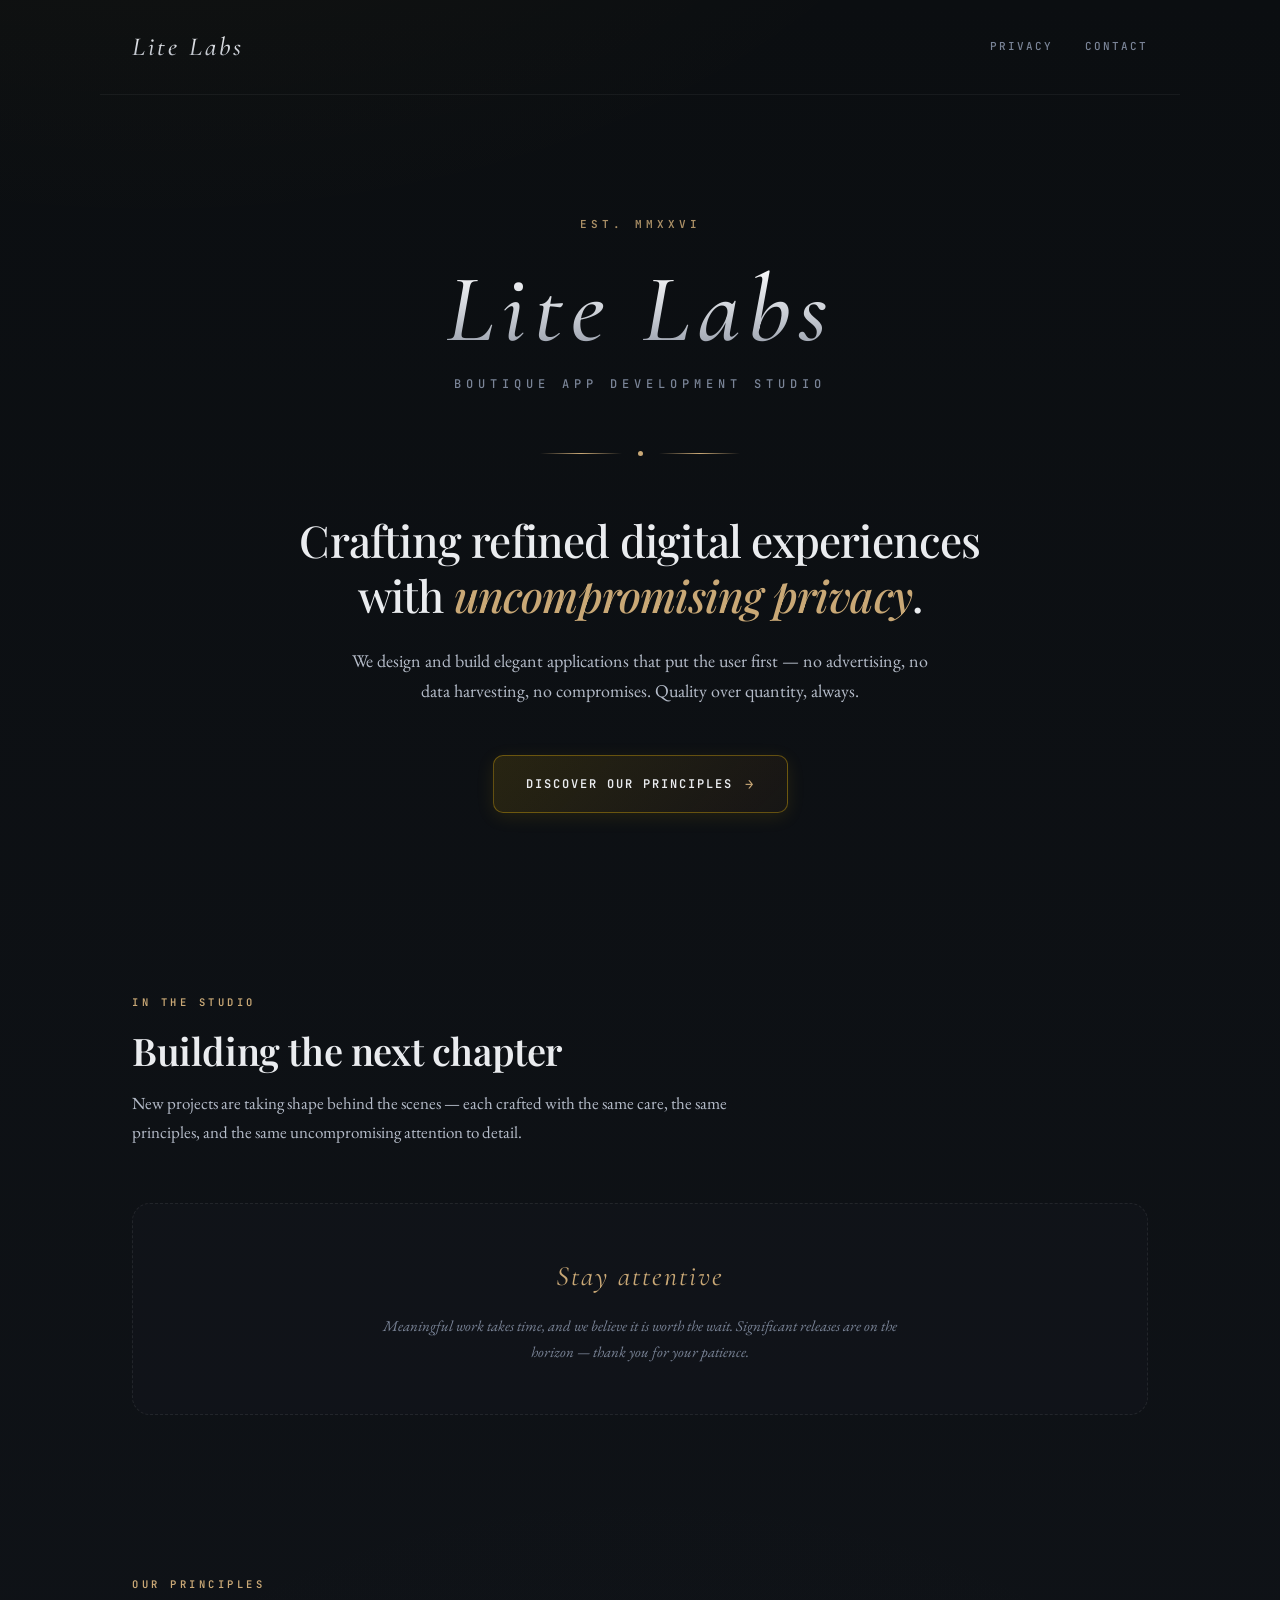
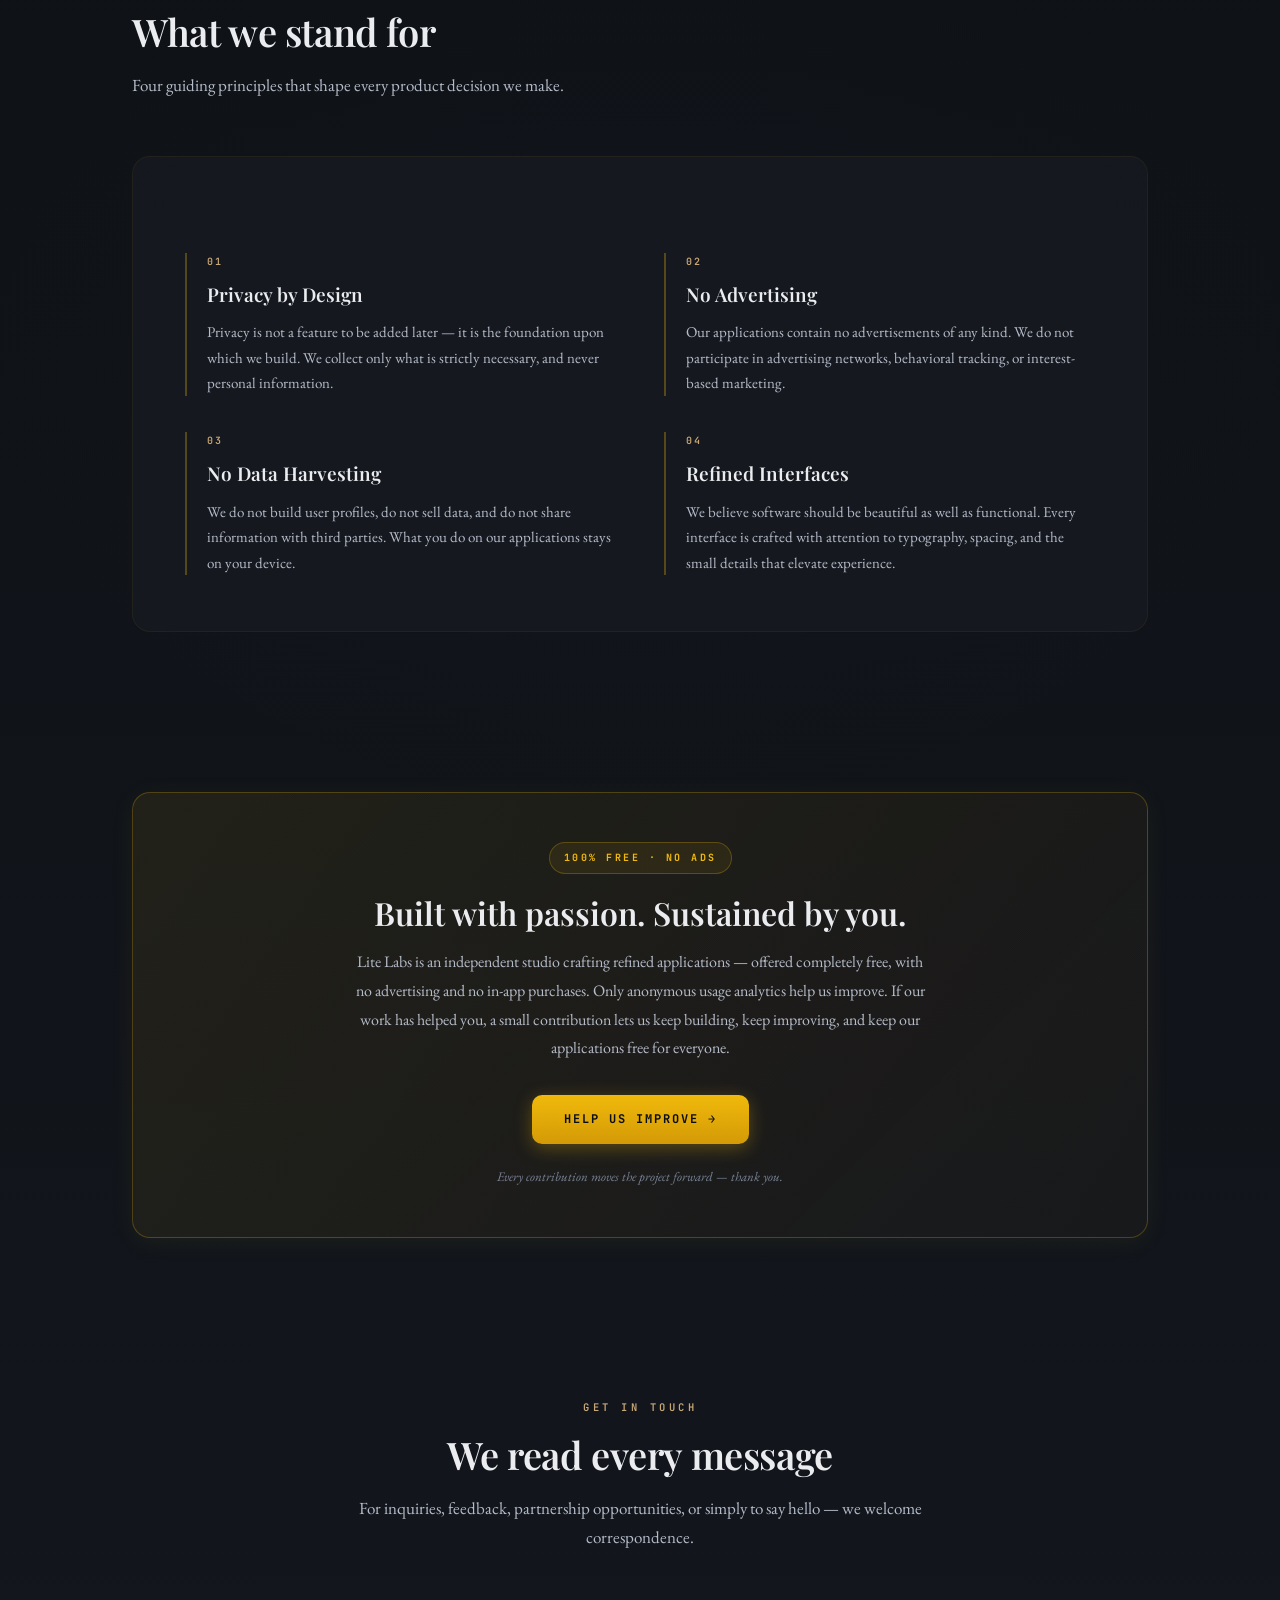
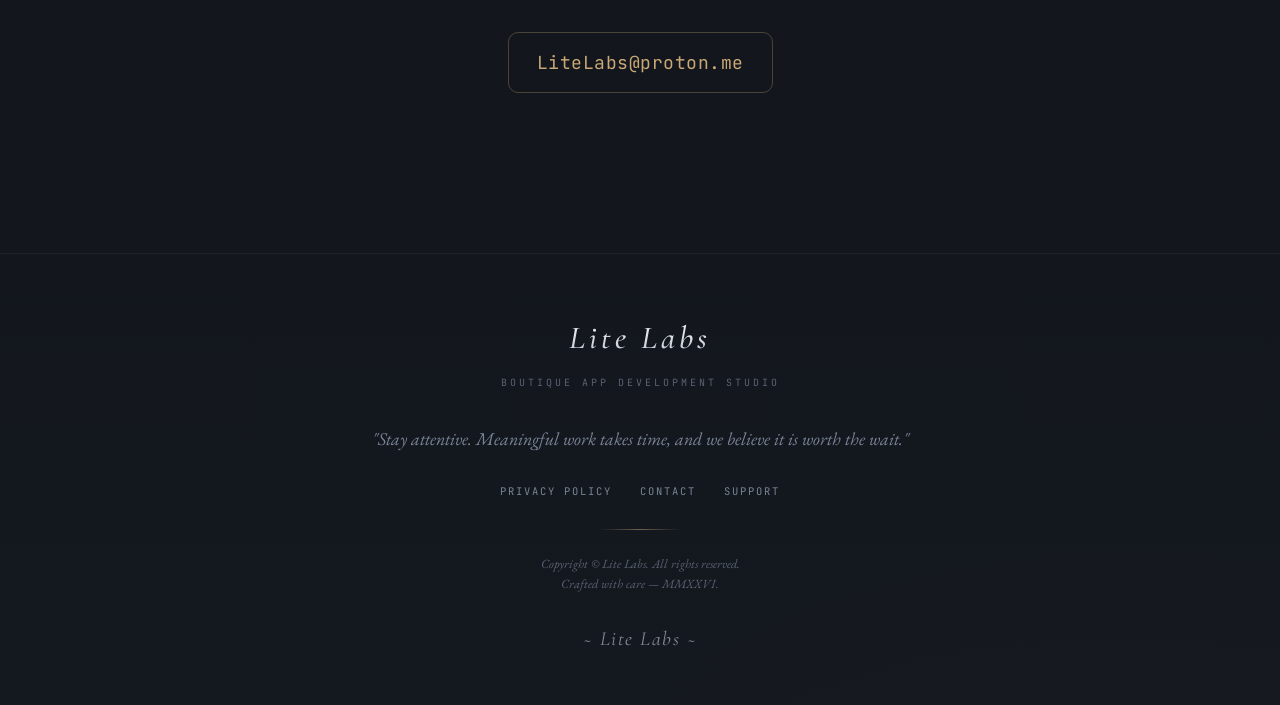
<file: Index.html>
<!DOCTYPE html>
<html lang="en">
<head>
<meta charset="UTF-8">
<meta name="viewport" content="width=device-width, initial-scale=1.0">
<title>Lite Labs — Boutique App Development Studio</title>
<meta name="description" content="Lite Labs is a boutique app development studio crafting refined, privacy-respecting digital experiences.">
<meta name="theme-color" content="#0B0E11">
<meta property="og:title" content="Lite Labs">
<meta property="og:description" content="Boutique app development studio. Privacy-first.">
<meta property="og:type" content="website">
<link rel="preconnect" href="https://fonts.googleapis.com">
<link rel="preconnect" href="https://fonts.gstatic.com" crossorigin>
<link href="https://fonts.googleapis.com/css2?family=Playfair+Display:wght@400;500;600;700;800&family=EB+Garamond:ital,wght@0,400;0,500;0,600;1,400;1,500&family=Cormorant+Garamond:ital,wght@0,500;0,600;1,400;1,500&family=JetBrains+Mono:wght@500;600&display=swap" rel="stylesheet">
<style>
  *, *::before, *::after { box-sizing: border-box; }
  html, body { margin: 0; padding: 0; }
  :root {
    --bg-deep: #0B0E11;
    --bg-rise: #14181F;
    --bg-card: rgba(24, 26, 32, 0.78);
    --bg-card-edge: rgba(240, 185, 11, 0.06);
    --text-primary: #EAECEF;
    --text-secondary: #B5BCC9;
    --text-tertiary: #7A8497;
    --text-muted: #5A6373;
    --accent: #C9A876;
    --accent-warm: #B87333;
    --gold: #F0B90B;
    --rule: rgba(255, 255, 255, 0.05);
  }
  body {
    font-family: 'EB Garamond', Georgia, serif;
    background:
      radial-gradient(ellipse 1600px 1000px at 12% -8%, rgba(240,185,11,0.04), transparent 55%),
      radial-gradient(ellipse 1300px 900px at 88% 108%, rgba(184,115,51,0.035), transparent 55%),
      radial-gradient(ellipse 1000px 700px at 50% 50%, rgba(70,80,100,0.025), transparent 70%),
      linear-gradient(180deg, var(--bg-deep) 0%, var(--bg-rise) 100%);
    color: var(--text-primary);
    line-height: 1.75;
    min-height: 100vh;
    -webkit-font-smoothing: antialiased;
    -moz-osx-font-smoothing: grayscale;
    font-size: 17px;
  }

  /* ============ TOP BAR ============ */
  .topbar {
    display: flex;
    justify-content: space-between;
    align-items: center;
    max-width: 1080px;
    margin: 0 auto;
    padding: 24px 32px;
    border-bottom: 1px solid var(--rule);
  }
  .topbar-brand {
    font-family: 'Cormorant Garamond', Georgia, serif;
    font-size: 26px;
    font-weight: 500;
    font-style: italic;
    letter-spacing: 3px;
    background: linear-gradient(180deg, #FFFFFF 0%, #C9CDD4 60%, #8B92A0 100%);
    -webkit-background-clip: text;
    background-clip: text;
    -webkit-text-fill-color: transparent;
    text-decoration: none;
  }
  .topbar-nav {
    display: flex;
    gap: 32px;
    align-items: center;
  }
  .topbar-nav a {
    font-family: 'JetBrains Mono', monospace;
    font-size: 11px;
    color: var(--text-tertiary);
    text-decoration: none;
    letter-spacing: 2px;
    text-transform: uppercase;
    font-weight: 500;
    transition: color 0.2s ease;
  }
  .topbar-nav a:hover { color: var(--accent); }

  /* ============ CONTAINER ============ */
  .container {
    max-width: 1080px;
    margin: 0 auto;
    padding: 0 32px;
  }

  /* ============ HERO ============ */
  .hero {
    padding: 120px 0 100px;
    text-align: center;
    position: relative;
  }
  .hero-eyebrow {
    font-family: 'JetBrains Mono', monospace;
    font-size: 11px;
    letter-spacing: 4px;
    text-transform: uppercase;
    color: var(--accent);
    font-weight: 600;
    margin-bottom: 28px;
    opacity: 0.85;
  }
  .hero-mark {
    font-family: 'Cormorant Garamond', Georgia, serif;
    font-size: 96px;
    font-weight: 500;
    font-style: italic;
    letter-spacing: 8px;
    background: linear-gradient(180deg, #FFFFFF 0%, #C9CDD4 55%, #8B92A0 100%);
    -webkit-background-clip: text;
    background-clip: text;
    -webkit-text-fill-color: transparent;
    line-height: 1;
    margin: 0 0 16px;
  }
  .hero-tag {
    font-family: 'JetBrains Mono', monospace;
    font-size: 12px;
    color: var(--text-tertiary);
    letter-spacing: 5px;
    text-transform: uppercase;
    font-weight: 500;
    margin-bottom: 56px;
  }
  .hero-rule {
    display: flex;
    align-items: center;
    justify-content: center;
    gap: 16px;
    margin: 0 auto 56px;
    width: 200px;
  }
  .hero-rule::before,
  .hero-rule::after {
    content: '';
    flex: 1;
    height: 1px;
    background: linear-gradient(90deg, transparent, var(--accent), transparent);
  }
  .hero-rule-dot {
    width: 5px; height: 5px;
    border-radius: 50%;
    background: var(--accent);
  }
  .hero-headline {
    font-family: 'Playfair Display', Georgia, serif;
    font-size: 44px;
    font-weight: 500;
    line-height: 1.25;
    letter-spacing: -0.8px;
    color: var(--text-primary);
    max-width: 720px;
    margin: 0 auto 24px;
  }
  .hero-headline em {
    font-style: italic;
    color: var(--accent);
    font-weight: 500;
  }
  .hero-sub {
    font-size: 18px;
    line-height: 1.7;
    color: var(--text-secondary);
    max-width: 600px;
    margin: 0 auto 48px;
  }
  .hero-cta {
    display: inline-flex;
    align-items: center;
    gap: 12px;
    padding: 16px 32px;
    background: linear-gradient(135deg, rgba(240,185,11,0.12), rgba(184,115,51,0.06));
    border: 1px solid rgba(240,185,11,0.35);
    border-radius: 10px;
    color: var(--text-primary);
    font-family: 'JetBrains Mono', monospace;
    font-size: 12px;
    letter-spacing: 2px;
    text-transform: uppercase;
    text-decoration: none;
    font-weight: 600;
    transition: all 0.25s ease;
    box-shadow: 0 4px 18px rgba(240,185,11,0.10);
  }
  .hero-cta:hover {
    background: linear-gradient(135deg, rgba(240,185,11,0.20), rgba(184,115,51,0.10));
    border-color: rgba(240,185,11,0.55);
    transform: translateY(-2px);
    box-shadow: 0 6px 22px rgba(240,185,11,0.18);
  }
  .hero-cta-arrow { color: var(--accent); font-size: 14px; transition: transform 0.2s ease; }
  .hero-cta:hover .hero-cta-arrow { transform: translateX(3px); }

  /* ============ SECTION TITLE ============ */
  section { padding: 80px 0; }
  .section-eyebrow {
    font-family: 'JetBrains Mono', monospace;
    font-size: 10.5px;
    letter-spacing: 3.5px;
    text-transform: uppercase;
    color: var(--accent);
    font-weight: 600;
    margin-bottom: 16px;
  }
  .section-title {
    font-family: 'Playfair Display', Georgia, serif;
    font-size: 38px;
    font-weight: 600;
    letter-spacing: -0.4px;
    color: var(--text-primary);
    margin: 0 0 16px 0;
    line-height: 1.2;
  }
  .section-sub {
    font-size: 17px;
    color: var(--text-secondary);
    max-width: 640px;
    line-height: 1.7;
    margin: 0 0 56px 0;
  }

  @keyframes pulse {
    0%, 100% { opacity: 1; transform: scale(1); }
    50% { opacity: 0.7; transform: scale(0.9); }
  }

  /* ============ COMING SOON ============ */
  .coming-soon {
    background: rgba(20, 24, 31, 0.4);
    border: 1px dashed rgba(255,255,255,0.08);
    border-radius: 18px;
    padding: 48px 52px;
    text-align: center;
  }
  .coming-soon-mark {
    font-family: 'Cormorant Garamond', Georgia, serif;
    font-style: italic;
    font-size: 28px;
    color: var(--accent);
    margin-bottom: 12px;
    letter-spacing: 2px;
  }
  .coming-soon-text {
    font-size: 15px;
    color: var(--text-tertiary);
    font-style: italic;
    max-width: 540px;
    margin: 0 auto;
  }

  /* ============ PRINCIPLES ============ */
  .principles {
    background: var(--bg-card);
    backdrop-filter: blur(20px) saturate(140%);
    -webkit-backdrop-filter: blur(20px) saturate(140%);
    border: 1px solid var(--bg-card-edge);
    border-radius: 18px;
    padding: 56px 52px;
  }
  .principles-grid {
    display: grid;
    grid-template-columns: repeat(2, 1fr);
    gap: 36px 48px;
    margin-top: 40px;
  }
  .principle {
    border-inline-start: 2px solid rgba(240,185,11,0.30);
    padding-inline-start: 20px;
  }
  .principle-num {
    font-family: 'JetBrains Mono', monospace;
    font-size: 10px;
    color: var(--accent);
    letter-spacing: 2px;
    font-weight: 600;
    margin-bottom: 8px;
  }
  .principle-title {
    font-family: 'Playfair Display', Georgia, serif;
    font-size: 19px;
    font-weight: 600;
    color: var(--text-primary);
    margin: 0 0 8px;
  }
  .principle-text {
    font-size: 15px;
    color: var(--text-secondary);
    line-height: 1.7;
    margin: 0;
  }

  /* ============ SUPPORT CARD ============ */
  .support-card {
    background: linear-gradient(135deg, rgba(240,185,11,0.08), rgba(184,115,51,0.04));
    border: 1px solid rgba(240,185,11,0.25);
    border-radius: 18px;
    padding: 48px 52px;
    text-align: center;
    box-shadow: 0 4px 24px rgba(240,185,11,0.06);
  }
  .support-badge {
    display: inline-flex;
    align-items: center;
    gap: 8px;
    font-family: 'JetBrains Mono', monospace;
    font-size: 10px;
    color: var(--gold);
    letter-spacing: 2.5px;
    text-transform: uppercase;
    font-weight: 700;
    margin-bottom: 20px;
    padding: 6px 14px;
    background: rgba(240,185,11,0.08);
    border: 1px solid rgba(240,185,11,0.25);
    border-radius: 999px;
  }
  .support-title {
    font-family: 'Playfair Display', Georgia, serif;
    font-size: 32px;
    font-weight: 600;
    color: var(--text-primary);
    margin: 0 0 16px;
    line-height: 1.2;
  }
  .support-text {
    font-size: 16px;
    color: var(--text-secondary);
    line-height: 1.8;
    margin: 0 auto 32px;
    max-width: 580px;
  }
  .support-btn {
    display: inline-flex;
    align-items: center;
    gap: 10px;
    padding: 14px 32px;
    background: linear-gradient(180deg, #F0B90B, #D49A07);
    color: #0B0E11;
    font-family: 'JetBrains Mono', monospace;
    font-size: 12px;
    font-weight: 700;
    letter-spacing: 2px;
    text-transform: uppercase;
    text-decoration: none;
    border-radius: 10px;
    transition: all 0.2s ease;
    box-shadow: 0 4px 18px rgba(240,185,11,0.30);
  }
  .support-btn:hover {
    transform: translateY(-2px);
    box-shadow: 0 6px 24px rgba(240,185,11,0.45);
  }
  .support-footer {
    margin-top: 22px;
    font-size: 13px;
    color: var(--text-tertiary);
    font-style: italic;
  }

  /* ============ CONTACT ============ */
  .contact-section {
    text-align: center;
    padding: 80px 0;
  }
  .contact-email {
    display: inline-block;
    margin-top: 24px;
    font-family: 'JetBrains Mono', monospace;
    font-size: 18px;
    color: var(--accent);
    text-decoration: none;
    padding: 14px 28px;
    border: 1px solid rgba(201,168,118,0.30);
    border-radius: 10px;
    transition: all 0.2s ease;
    letter-spacing: 0.5px;
  }
  .contact-email:hover {
    border-color: var(--accent);
    background: rgba(201,168,118,0.05);
  }

  /* ============ FOOTER ============ */
  footer {
    margin-top: 80px;
    padding: 56px 32px 48px;
    border-top: 1px solid var(--rule);
    text-align: center;
  }
  .footer-mark {
    font-family: 'Cormorant Garamond', Georgia, serif;
    font-style: italic;
    font-size: 32px;
    font-weight: 500;
    letter-spacing: 4px;
    background: linear-gradient(180deg, #FFFFFF 0%, #B5BCC9 100%);
    -webkit-background-clip: text;
    background-clip: text;
    -webkit-text-fill-color: transparent;
    margin-bottom: 8px;
  }
  .footer-tag {
    font-family: 'JetBrains Mono', monospace;
    font-size: 10px;
    color: var(--text-muted);
    letter-spacing: 3px;
    text-transform: uppercase;
    margin-bottom: 32px;
  }
  .footer-quote {
    font-family: 'EB Garamond', Georgia, serif;
    font-style: italic;
    font-size: 18px;
    color: var(--text-tertiary);
    max-width: 560px;
    margin: 0 auto 28px;
    line-height: 1.7;
  }
  .footer-links {
    display: flex;
    justify-content: center;
    gap: 28px;
    flex-wrap: wrap;
    margin-bottom: 28px;
  }
  .footer-links a {
    font-family: 'JetBrains Mono', monospace;
    font-size: 10.5px;
    color: var(--text-tertiary);
    text-decoration: none;
    letter-spacing: 2px;
    text-transform: uppercase;
    transition: color 0.2s ease;
  }
  .footer-links a:hover { color: var(--accent); }
  .footer-divider {
    width: 80px;
    height: 1px;
    background: linear-gradient(90deg, transparent, var(--accent), transparent);
    margin: 24px auto;
    opacity: 0.5;
  }
  .footer-copy {
    font-size: 12.5px;
    color: var(--text-muted);
    font-style: italic;
    line-height: 1.6;
  }
  .footer-signature {
    margin-top: 28px;
    font-family: 'Cormorant Garamond', Georgia, serif;
    font-style: italic;
    font-size: 20px;
    color: var(--text-secondary);
    letter-spacing: 1.5px;
    opacity: 0.7;
  }

  /* ============ RESPONSIVE ============ */
  @media (max-width: 720px) {
    body { font-size: 16px; }
    .topbar { padding: 18px 22px; }
    .topbar-brand { font-size: 22px; letter-spacing: 2px; }
    .topbar-nav { gap: 18px; }
    .topbar-nav a { font-size: 10px; letter-spacing: 1.5px; }
    .container { padding: 0 22px; }
    .hero { padding: 80px 0 60px; }
    .hero-mark { font-size: 60px; letter-spacing: 5px; }
    .hero-tag { font-size: 10.5px; letter-spacing: 3.5px; }
    .hero-headline { font-size: 30px; }
    .hero-sub { font-size: 16px; }
    section { padding: 56px 0; }
    .section-title { font-size: 28px; }
    .principles, .support-card, .coming-soon { padding: 32px 26px; }
    .principles-grid { grid-template-columns: 1fr; gap: 28px; }
    .support-title { font-size: 24px; }
    .footer-mark { font-size: 26px; }
    .footer-links { gap: 16px; }
  }
</style>
</head>
<body>

<!-- ============ TOPBAR ============ -->
<nav class="topbar">
  <a href="/" class="topbar-brand">Lite Labs</a>
  <div class="topbar-nav">
    <a href="privacy-policy.html">Privacy</a>
    <a href="mailto:LiteLabs@proton.me">Contact</a>
  </div>
</nav>

<!-- ============ HERO ============ -->
<section class="hero">
  <div class="container">
    <div class="hero-eyebrow">EST. MMXXVI</div>
    <h1 class="hero-mark">Lite Labs</h1>
    <div class="hero-tag">Boutique App Development Studio</div>
    <div class="hero-rule">
      <span class="hero-rule-dot"></span>
    </div>
    <h2 class="hero-headline">
      Crafting refined digital experiences with <em>uncompromising privacy</em>.
    </h2>
    <p class="hero-sub">
      We design and build elegant applications that put the user first &mdash; no advertising, no data harvesting, no compromises. Quality over quantity, always.
    </p>
    <a href="#principles" class="hero-cta">
      Discover Our Principles
      <span class="hero-cta-arrow">→</span>
    </a>
  </div>
</section>

<!-- ============ COMING SOON SECTION ============ -->
<section>
  <div class="container">
    <div class="section-eyebrow">In The Studio</div>
    <h2 class="section-title">Building the next chapter</h2>
    <p class="section-sub">
      New projects are taking shape behind the scenes &mdash; each crafted with the same care, the same principles, and the same uncompromising attention to detail.
    </p>

    <div class="coming-soon">
      <div class="coming-soon-mark">Stay attentive</div>
      <p class="coming-soon-text">
        Meaningful work takes time, and we believe it is worth the wait. Significant releases are on the horizon &mdash; thank you for your patience.
      </p>
    </div>
  </div>
</section>

<!-- ============ PRINCIPLES ============ -->
<section id="principles">
  <div class="container">
    <div class="section-eyebrow">Our Principles</div>
    <h2 class="section-title">What we stand for</h2>
    <p class="section-sub">
      Four guiding principles that shape every product decision we make.
    </p>

    <div class="principles">
      <div class="principles-grid">
        <div class="principle">
          <div class="principle-num">01</div>
          <h3 class="principle-title">Privacy by Design</h3>
          <p class="principle-text">
            Privacy is not a feature to be added later &mdash; it is the foundation upon which we build. We collect only what is strictly necessary, and never personal information.
          </p>
        </div>
        <div class="principle">
          <div class="principle-num">02</div>
          <h3 class="principle-title">No Advertising</h3>
          <p class="principle-text">
            Our applications contain no advertisements of any kind. We do not participate in advertising networks, behavioral tracking, or interest-based marketing.
          </p>
        </div>
        <div class="principle">
          <div class="principle-num">03</div>
          <h3 class="principle-title">No Data Harvesting</h3>
          <p class="principle-text">
            We do not build user profiles, do not sell data, and do not share information with third parties. What you do on our applications stays on your device.
          </p>
        </div>
        <div class="principle">
          <div class="principle-num">04</div>
          <h3 class="principle-title">Refined Interfaces</h3>
          <p class="principle-text">
            We believe software should be beautiful as well as functional. Every interface is crafted with attention to typography, spacing, and the small details that elevate experience.
          </p>
        </div>
      </div>
    </div>
  </div>
</section>

<!-- ============ SUPPORT ============ -->
<section>
  <div class="container">
    <div class="support-card">
      <span class="support-badge">100% FREE · NO ADS</span>
      <h2 class="support-title">Built with passion. Sustained by you.</h2>
      <p class="support-text">
        Lite Labs is an independent studio crafting refined applications &mdash; offered completely free, with no advertising and no in-app purchases. Only anonymous usage analytics help us improve. If our work has helped you, a small contribution lets us keep building, keep improving, and keep our applications free for everyone.
      </p>
      <a href="https://ko-fi.com/litelabs" target="_blank" rel="noopener noreferrer" class="support-btn">
        Help Us Improve →
      </a>
      <div class="support-footer">Every contribution moves the project forward &mdash; thank you.</div>
    </div>
  </div>
</section>

<!-- ============ CONTACT ============ -->
<section class="contact-section">
  <div class="container">
    <div class="section-eyebrow">Get in Touch</div>
    <h2 class="section-title">We read every message</h2>
    <p class="section-sub" style="margin-left: auto; margin-right: auto; text-align: center;">
      For inquiries, feedback, partnership opportunities, or simply to say hello &mdash; we welcome correspondence.
    </p>
    <a href="mailto:LiteLabs@proton.me" class="contact-email">LiteLabs@proton.me</a>
  </div>
</section>

<!-- ============ FOOTER ============ -->
<footer>
  <div class="footer-mark">Lite Labs</div>
  <div class="footer-tag">Boutique App Development Studio</div>

  <p class="footer-quote">
    "Stay attentive. Meaningful work takes time, and we believe it is worth the wait."
  </p>

  <div class="footer-links">
    <a href="privacy-policy.html">Privacy Policy</a>
    <a href="mailto:LiteLabs@proton.me">Contact</a>
    <a href="https://ko-fi.com/litelabs" target="_blank" rel="noopener noreferrer">Support</a>
  </div>

  <div class="footer-divider"></div>

  <div class="footer-copy">
    Copyright &copy; Lite Labs. All rights reserved.<br>
    Crafted with care &mdash; MMXXVI.
  </div>

  <div class="footer-signature">~ Lite Labs ~</div>
</footer>

</body>
</html>
</file>
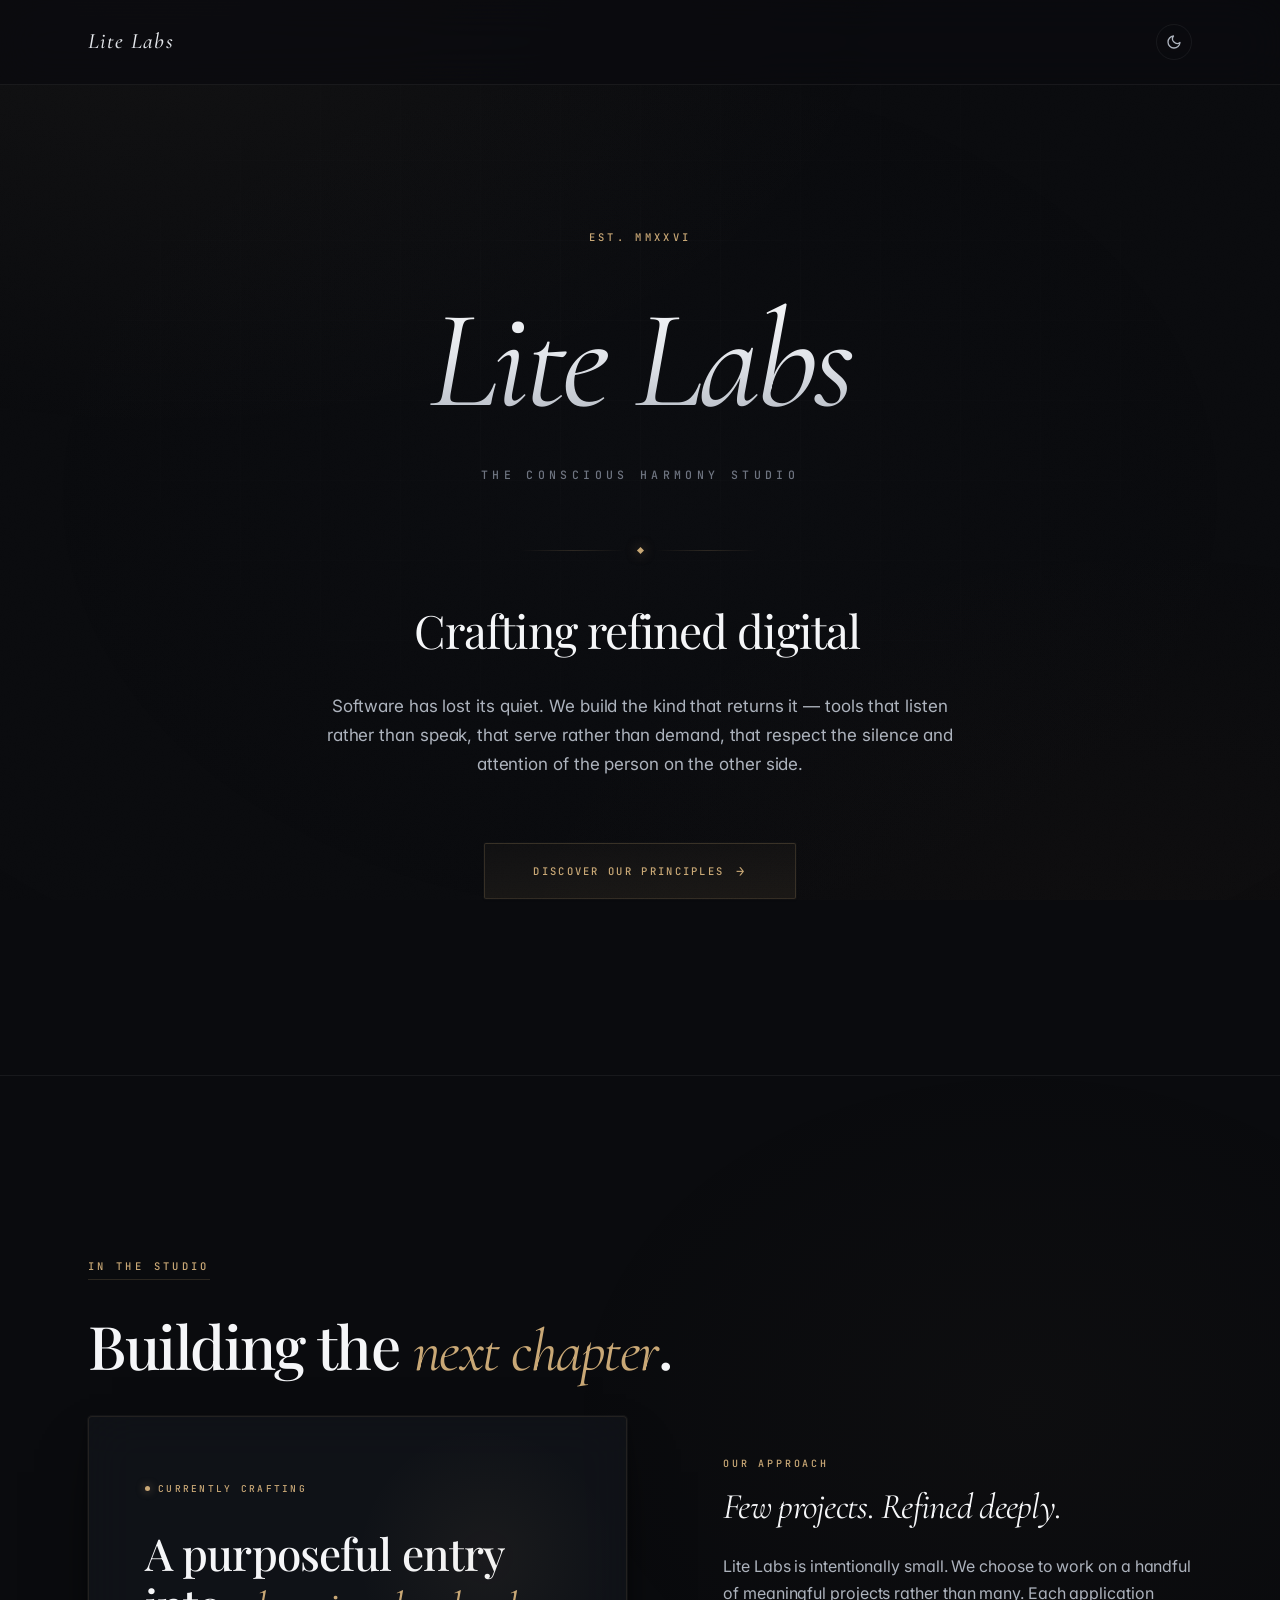
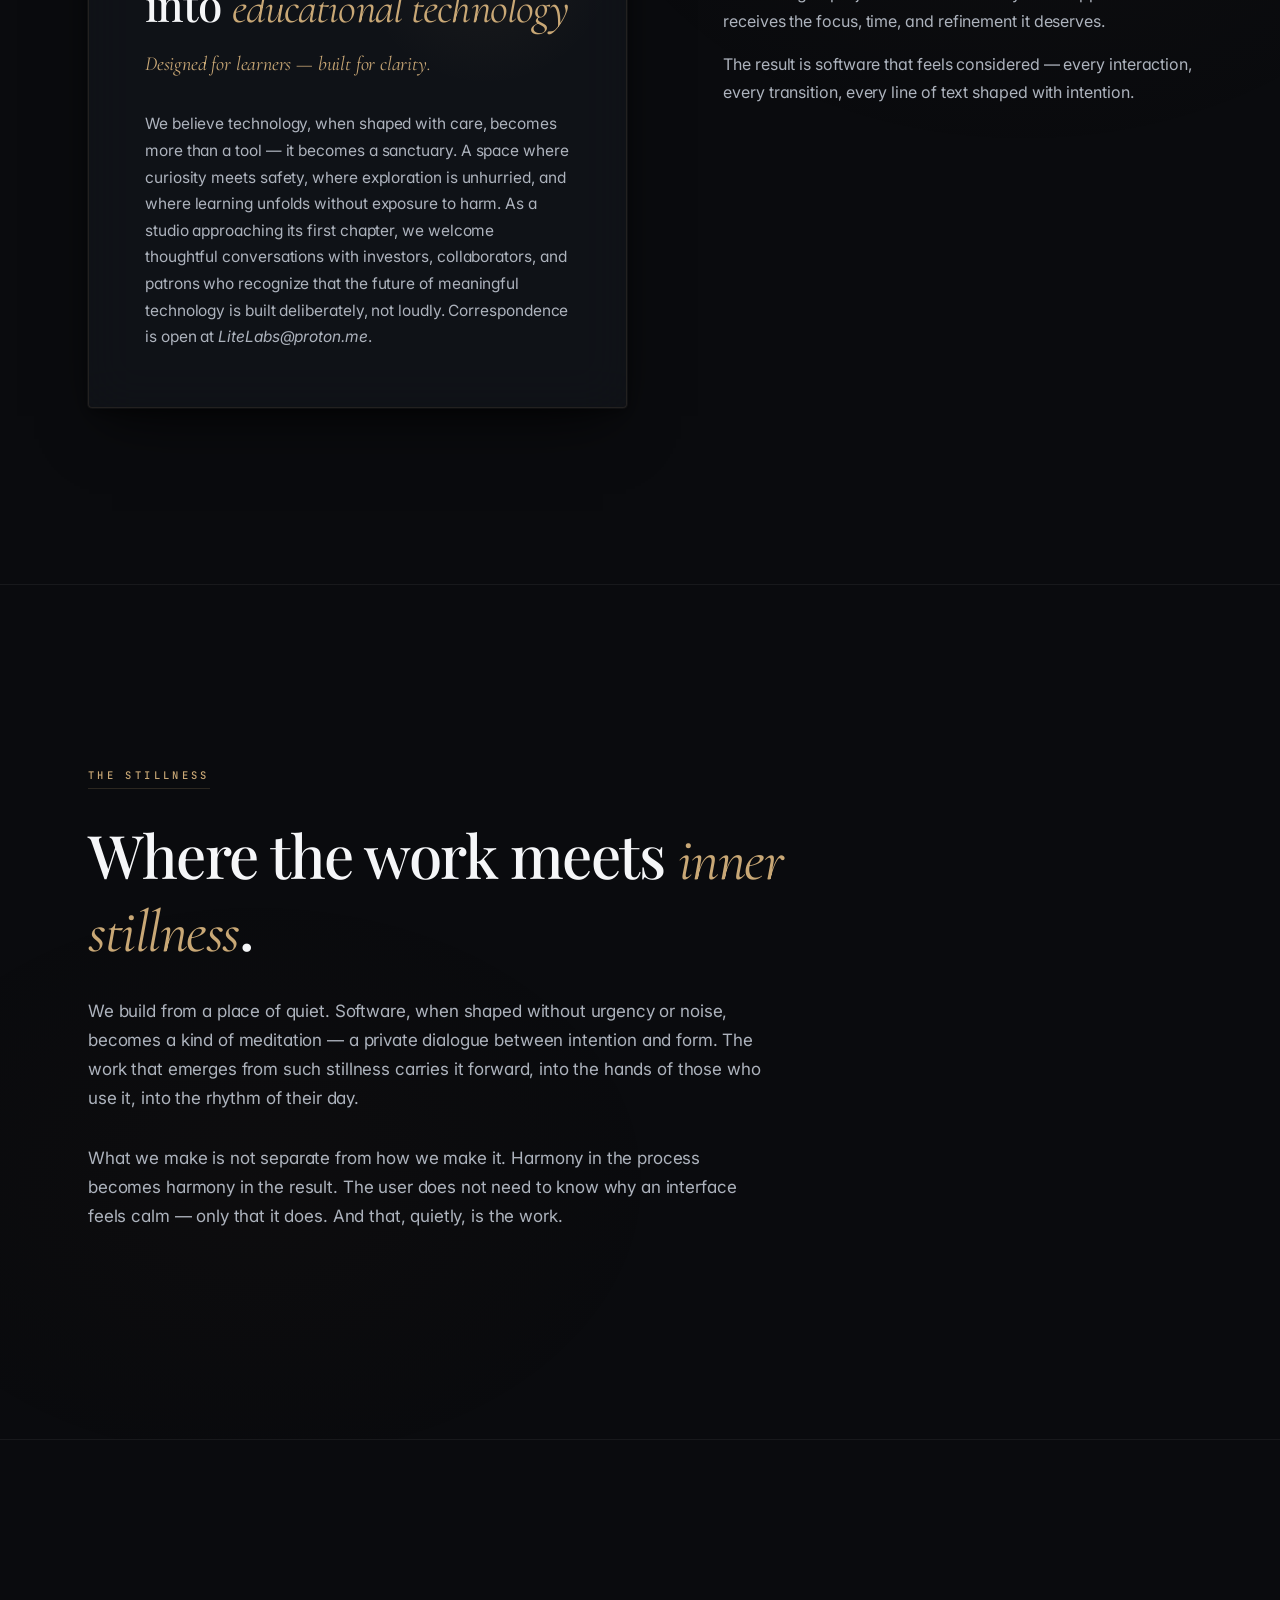
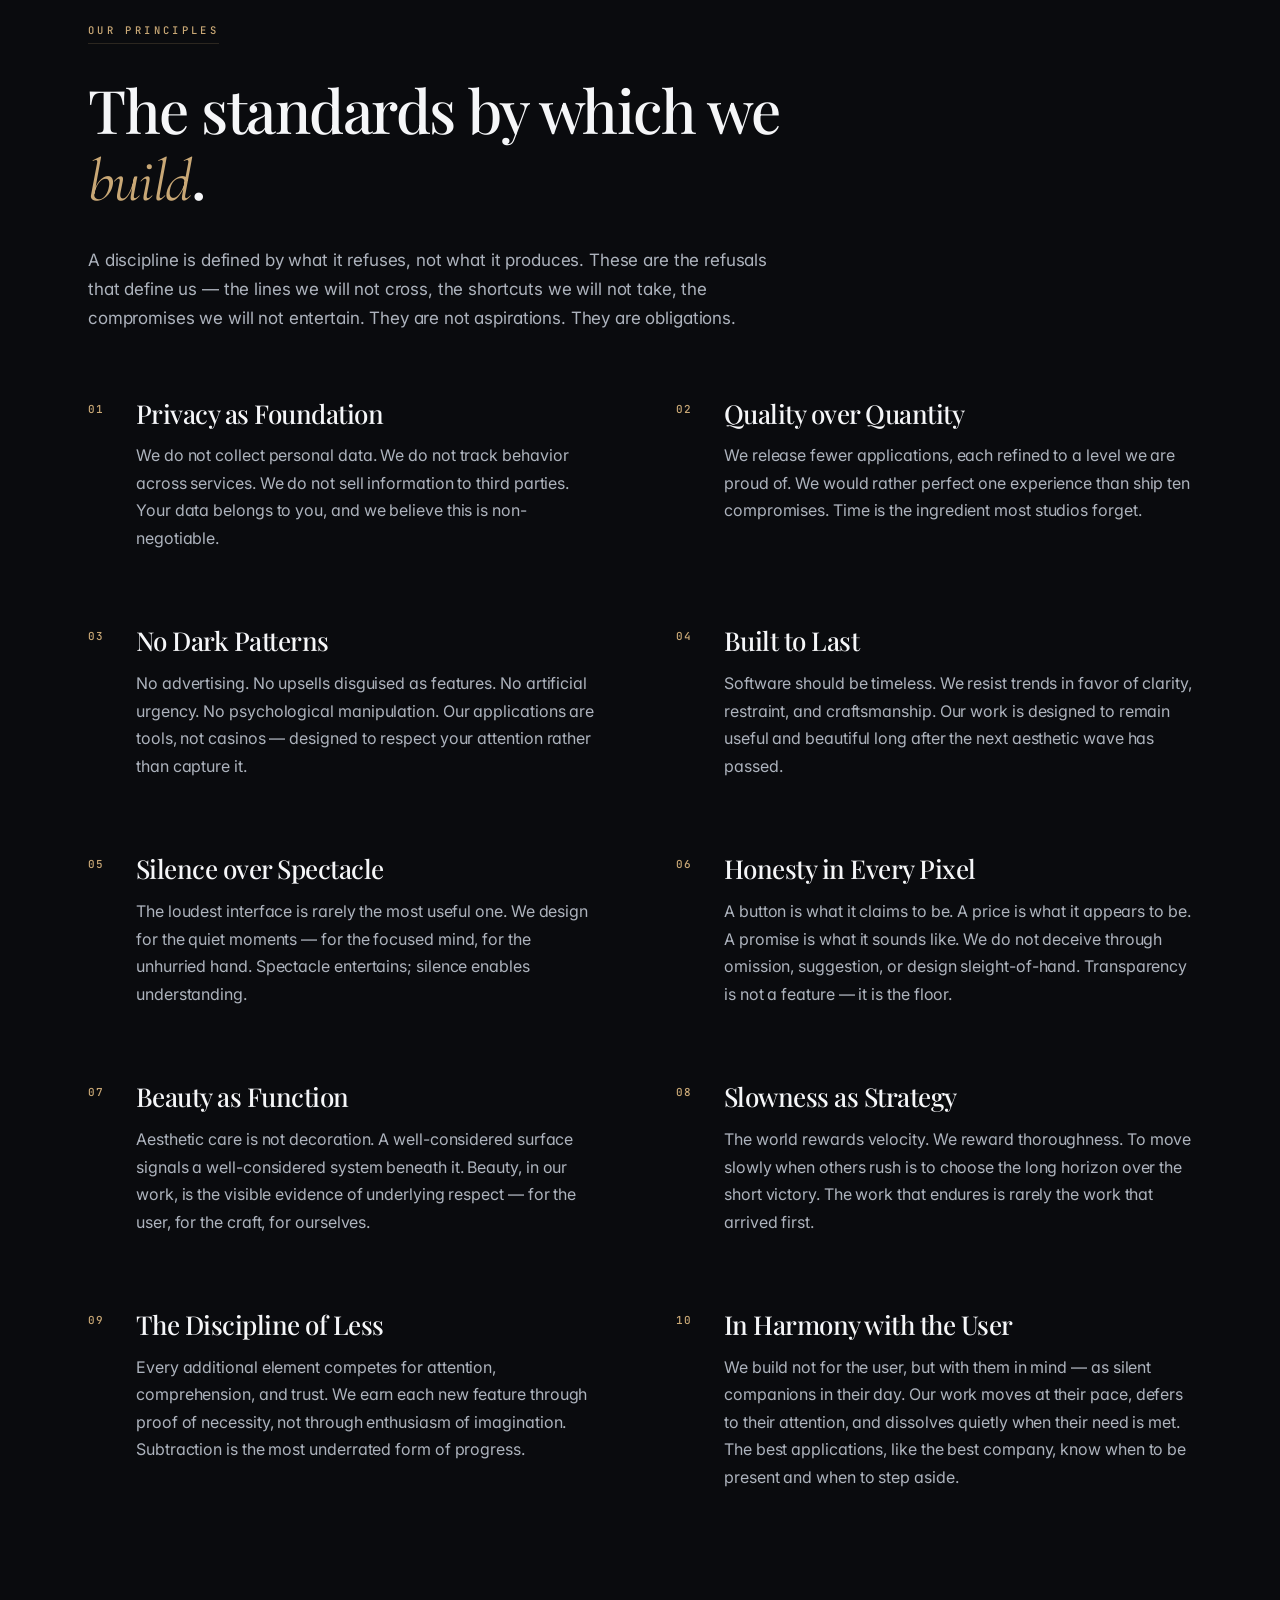
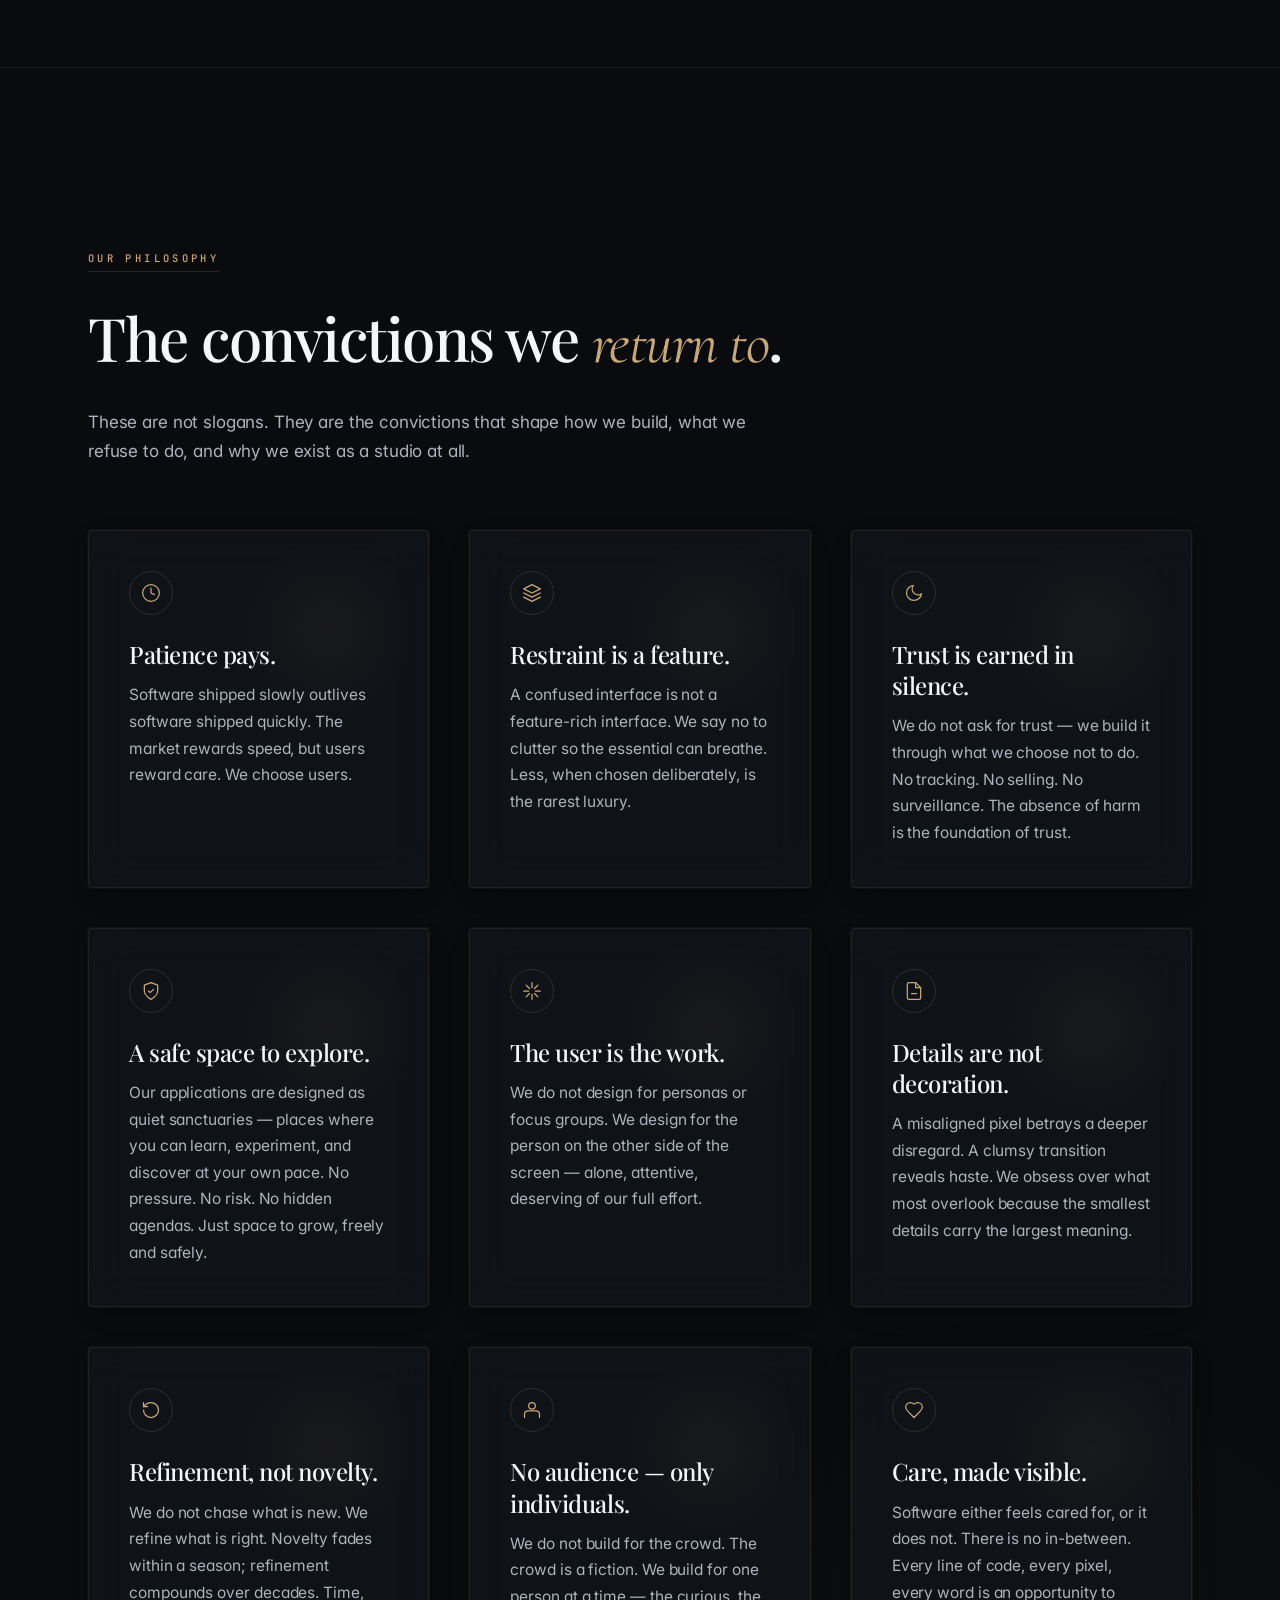
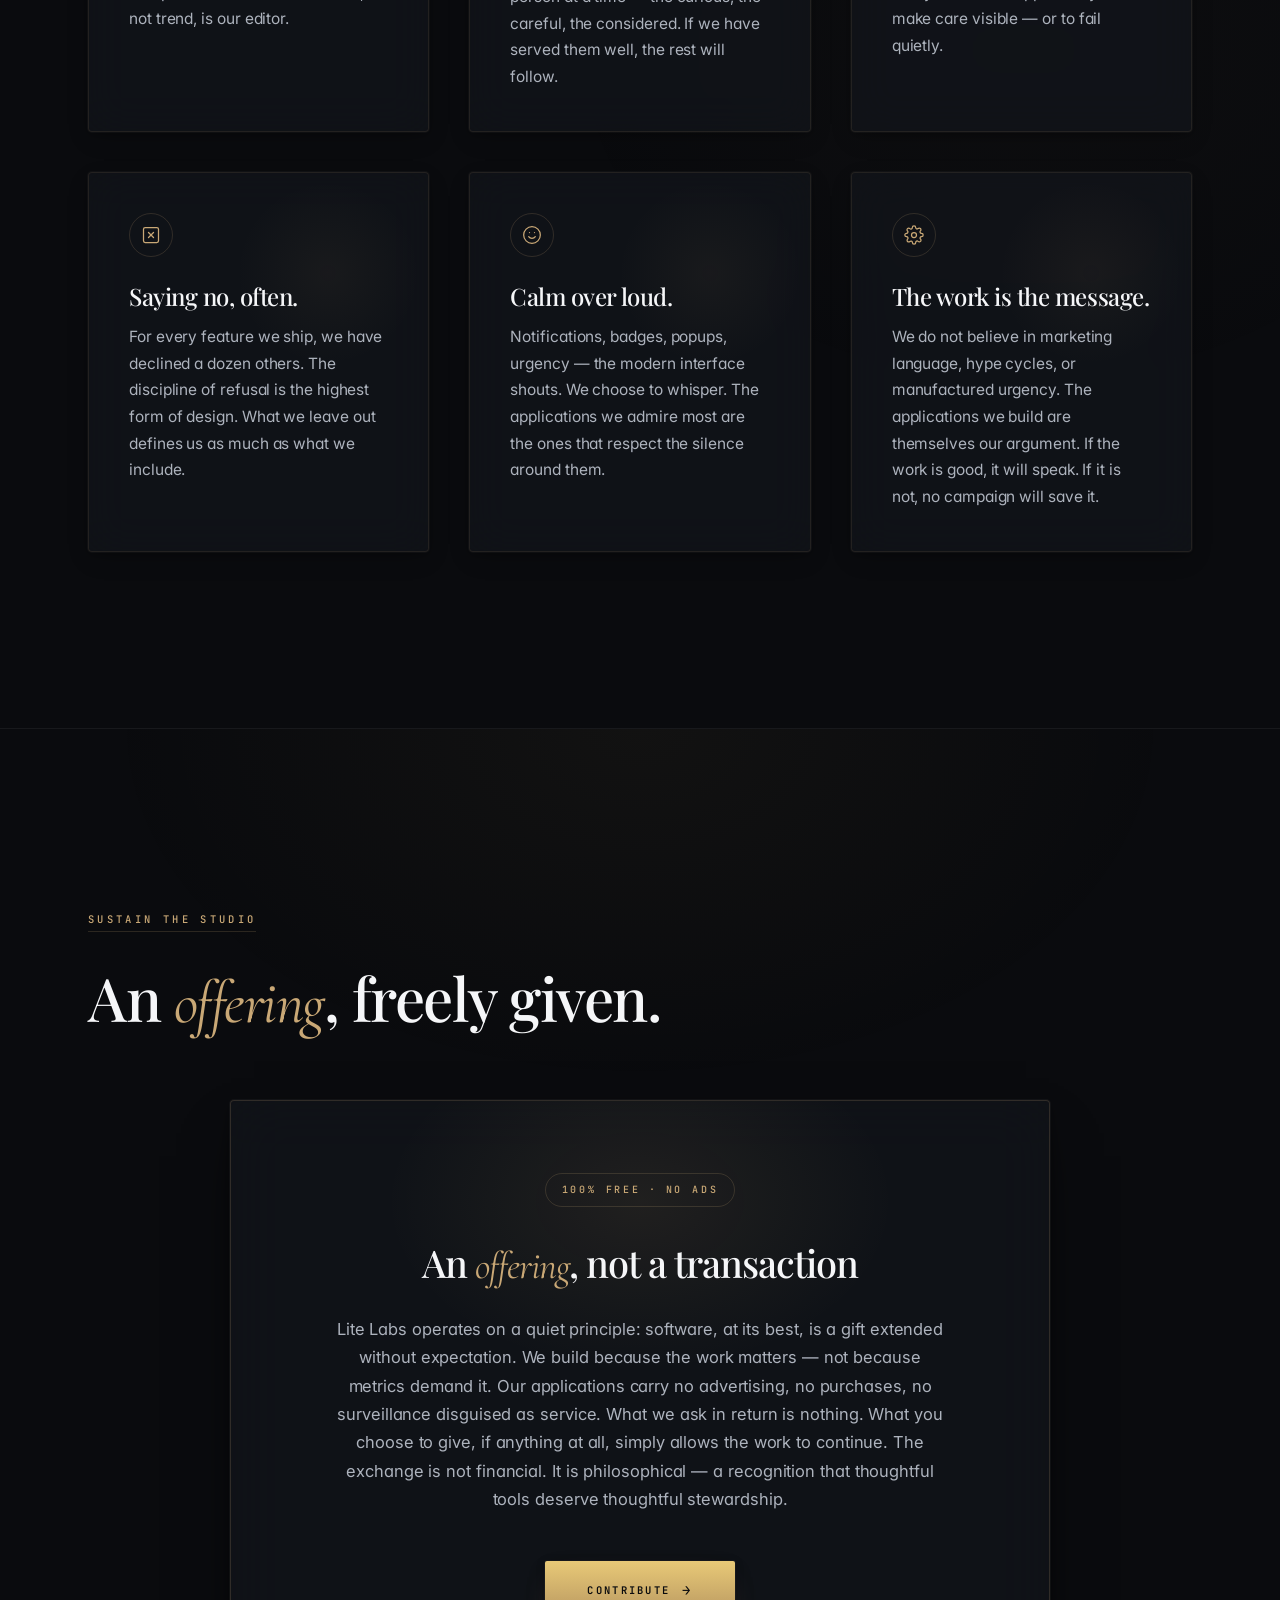
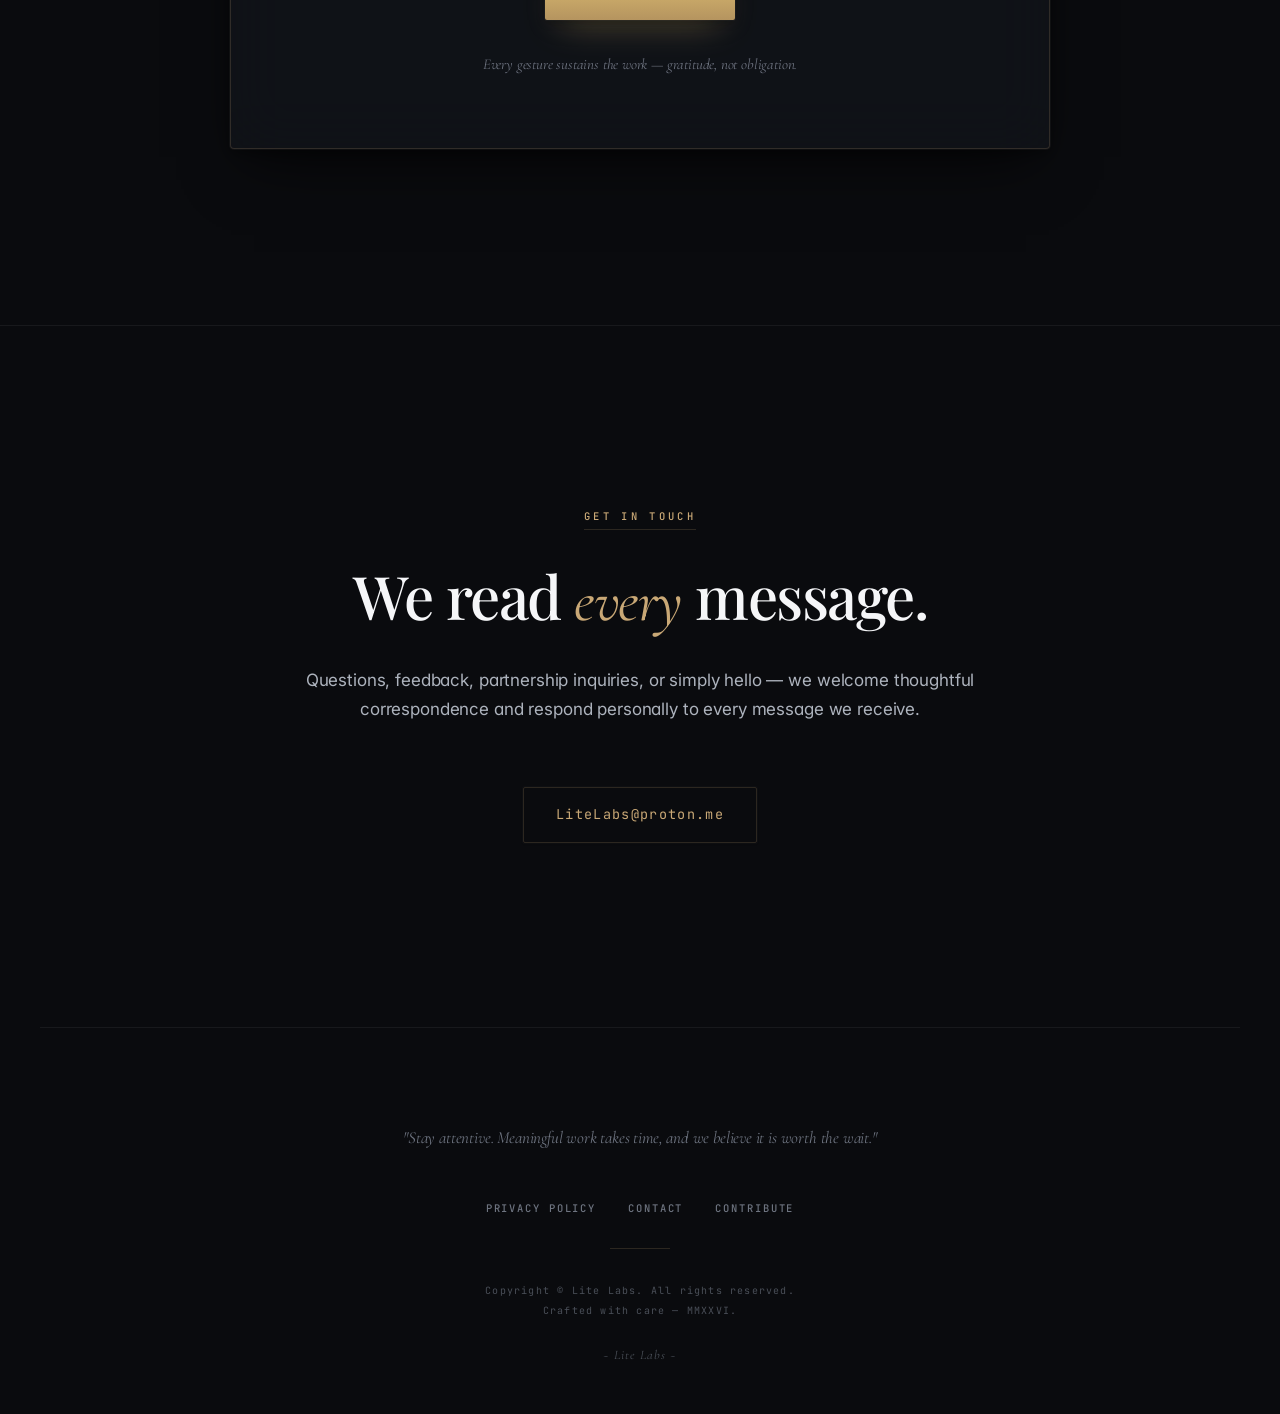
<file: index.html>
<!DOCTYPE html>
<html lang="en" data-theme="dark">
<head>
<meta charset="UTF-8">
<meta name="viewport" content="width=device-width, initial-scale=1.0, viewport-fit=cover">
<meta name="google-site-verification" content="R5vb4CU6V3bAXJVknvbBZnLiOuZVA5vvj0L2Csh8__0" />

<!-- Google tag (gtag.js) -->
<script async src="https://www.googletagmanager.com/gtag/js?id=G-6YJYSNP6XB"></script>
<script>
  window.dataLayer = window.dataLayer || [];
  function gtag(){dataLayer.push(arguments);}
  gtag('js', new Date());
  gtag('config', 'G-6YJYSNP6XB');
</script>

<title>Lite Labs — The Conscious Harmony Studio</title>
<meta name="description" content="Lite Labs is an independent studio crafting refined, privacy-respecting applications. Conscious by design. Quality without compromise.">
<meta name="theme-color" content="#0A0B0E" id="metaThemeColor">
<meta property="og:title" content="Lite Labs — The Conscious Harmony Studio">
<meta property="og:description" content="An independent studio crafting refined, privacy-respecting applications.">
<meta property="og:type" content="website">
<meta name="format-detection" content="telephone=no">
<link rel="preconnect" href="https://fonts.googleapis.com">
<link rel="preconnect" href="https://fonts.gstatic.com" crossorigin>
<link href="https://fonts.googleapis.com/css2?family=Inter:wght@300;400;500;600;700&family=Playfair+Display:wght@400;500;600;700&family=Cormorant+Garamond:ital,wght@0,400;0,500;1,400;1,500&family=JetBrains+Mono:wght@400;500;600&display=swap" rel="stylesheet">
<style>
/* ============================================================
   LITE LABS — Ultra-Hi-Fi Edition
   Sub-pixel precision · Dual-theme · Cinematic depth
   ============================================================ */

*, *::before, *::after { box-sizing: border-box; }
html { scroll-behavior: smooth; -webkit-text-size-adjust: 100%; text-size-adjust: 100%; }
html, body { margin: 0; padding: 0; }

/* ─── DARK THEME (default) ─── */
:root,
:root[data-theme="dark"] {
  --bg-0: #0A0B0E;
  --bg-1: #0F1115;
  --bg-2: #14171D;
  --bg-3: #1A1E26;
  --bg-glass: rgba(20, 23, 29, 0.62);
  --bg-glass-strong: rgba(20, 23, 29, 0.82);

  --tx-0: #F5F6F8;
  --tx-1: #E2E5EA;
  --tx-2: #ADB3BD;
  --tx-3: #6E7480;
  --tx-4: #4A4F58;

  --acc-0: #D9BC8B;
  --acc-1: #C9A876;
  --acc-2: #B5945F;
  --acc-warm: #B87333;
  --gold: #E8C977;

  --ln-1: rgba(255, 255, 255, 0.04);
  --ln-2: rgba(255, 255, 255, 0.06);
  --ln-3: rgba(255, 255, 255, 0.10);
  --ln-warm-1: rgba(201, 168, 118, 0.10);
  --ln-warm-2: rgba(201, 168, 118, 0.18);
  --ln-warm-3: rgba(201, 168, 118, 0.28);

  --grid-line: rgba(255, 255, 255, 0.025);
  --grid-line-strong: rgba(255, 255, 255, 0.04);

  --skeleton-base: rgba(20, 23, 29, 0.6);
  --skeleton-shine: rgba(201, 168, 118, 0.08);

  --ao-1: 0 0 0 1px rgba(255,255,255,0.02), 0 1px 2px rgba(0,0,0,0.20);
  --ao-2: 0 0 0 1px rgba(255,255,255,0.03), 0 2px 8px rgba(0,0,0,0.25), 0 8px 24px -8px rgba(0,0,0,0.35);
  --ao-3: 0 0 0 1px rgba(255,255,255,0.04), 0 4px 12px rgba(0,0,0,0.30), 0 16px 40px -12px rgba(0,0,0,0.45), 0 32px 64px -24px rgba(0,0,0,0.50);
  --ao-4: 0 0 0 1px rgba(255,255,255,0.05), 0 8px 24px rgba(0,0,0,0.35), 0 24px 56px -16px rgba(0,0,0,0.50), 0 48px 96px -32px rgba(0,0,0,0.60);

  --vignette: radial-gradient(ellipse 1400px 900px at 50% 50%, transparent 0%, transparent 65%, rgba(0,0,0,0.30) 100%);
  --cursor-glow: rgba(217, 188, 139, 0.10);
}

/* ─── LIGHT THEME ─── */
:root[data-theme="light"] {
  --bg-0: #F8F7F4;
  --bg-1: #F1EFEA;
  --bg-2: #ECE9E2;
  --bg-3: #E4E0D7;
  --bg-glass: rgba(255, 253, 248, 0.74);
  --bg-glass-strong: rgba(255, 253, 248, 0.88);

  --tx-0: #1A1C20;
  --tx-1: #2E3138;
  --tx-2: #5A5F69;
  --tx-3: #7E8490;
  --tx-4: #A8ACB4;

  --acc-0: #8A6E3F;
  --acc-1: #7A5F30;
  --acc-2: #6A511F;
  --acc-warm: #94501F;
  --gold: #B89048;

  --ln-1: rgba(26, 28, 32, 0.06);
  --ln-2: rgba(26, 28, 32, 0.10);
  --ln-3: rgba(26, 28, 32, 0.14);
  --ln-warm-1: rgba(122, 95, 48, 0.14);
  --ln-warm-2: rgba(122, 95, 48, 0.22);
  --ln-warm-3: rgba(122, 95, 48, 0.32);

  --grid-line: rgba(26, 28, 32, 0.03);
  --grid-line-strong: rgba(26, 28, 32, 0.05);

  --skeleton-base: rgba(236, 233, 226, 0.7);
  --skeleton-shine: rgba(122, 95, 48, 0.10);

  --ao-1: 0 0 0 1px rgba(26,28,32,0.04), 0 1px 2px rgba(26,28,32,0.06);
  --ao-2: 0 0 0 1px rgba(26,28,32,0.05), 0 2px 8px rgba(26,28,32,0.08), 0 8px 24px -8px rgba(26,28,32,0.12);
  --ao-3: 0 0 0 1px rgba(26,28,32,0.06), 0 4px 12px rgba(26,28,32,0.10), 0 16px 40px -12px rgba(26,28,32,0.14), 0 32px 64px -24px rgba(26,28,32,0.18);
  --ao-4: 0 0 0 1px rgba(26,28,32,0.07), 0 8px 24px rgba(26,28,32,0.12), 0 24px 56px -16px rgba(26,28,32,0.18), 0 48px 96px -32px rgba(26,28,32,0.22);

  --vignette: radial-gradient(ellipse 1400px 900px at 50% 50%, transparent 0%, transparent 65%, rgba(160,150,130,0.18) 100%);
  --cursor-glow: rgba(122, 95, 48, 0.12);
}

/* ─── Shared ─── */
:root {
  --font-sans: 'Inter', -apple-system, BlinkMacSystemFont, 'SF Pro Display', 'Segoe UI', system-ui, sans-serif;
  --font-display: 'Playfair Display', Georgia, serif;
  --font-italic: 'Cormorant Garamond', Georgia, serif;
  --font-mono: 'JetBrains Mono', ui-monospace, SFMono-Regular, monospace;

  --u-1: 4px; --u-2: 8px; --u-3: 12px; --u-4: 16px; --u-5: 24px;
  --u-6: 32px; --u-7: 48px; --u-8: 64px; --u-9: 96px; --u-10: 128px;

  --gutter: clamp(20px, 5vw, 48px);
  --section: clamp(96px, 14vw, 176px);

  --ease: cubic-bezier(0.16, 1, 0.3, 1);
  --ease-soft: cubic-bezier(0.22, 1, 0.36, 1);
}

body {
  font-family: var(--font-sans);
  background: var(--bg-0);
  color: var(--tx-1);
  font-size: 16px;
  font-weight: 400;
  line-height: 1.6;
  letter-spacing: -0.011em;
  font-feature-settings: 'ss01', 'cv11', 'kern';
  -webkit-font-smoothing: antialiased;
  -moz-osx-font-smoothing: grayscale;
  text-rendering: optimizeLegibility;
  min-height: 100vh;
  overflow-x: hidden;
  transition: background 0.6s var(--ease), color 0.6s var(--ease);

  /* Global selection containment */
  -webkit-user-select: none;
  -moz-user-select: none;
  -ms-user-select: none;
  user-select: none;
}

/* Hide native cursor on desktop, keep on touch */
@media (hover: hover) and (pointer: fine) {
  body { cursor: none; }
  a, button, [role="button"], input, textarea, label { cursor: none; }
}

/* Restore selection for content + interactive */
/* All text content is locked — only interactive elements remain selectable */
a, a *, button, button *, input, textarea {
  -webkit-user-select: text;
  -moz-user-select: text;
  -ms-user-select: text;
  user-select: text;
}
a, button, input, textarea, [role="button"] { pointer-events: auto; }

img, svg, picture, video {
  -webkit-user-drag: none;
  user-drag: none;
  -webkit-touch-callout: none;
}

/* ─── BACKGROUND LAYERS ─── */
.bg-mesh {
  position: fixed; inset: 0; z-index: 0; pointer-events: none;
  background:
    radial-gradient(ellipse 1400px 900px at 12% -6%, rgba(217, 188, 139, 0.045), transparent 55%),
    radial-gradient(ellipse 1200px 800px at 90% 108%, rgba(184, 115, 51, 0.030), transparent 55%),
    radial-gradient(ellipse 900px 650px at 50% 55%, rgba(78, 96, 124, 0.022), transparent 70%);
  transition: opacity 0.6s var(--ease);
}
:root[data-theme="light"] .bg-mesh {
  background:
    radial-gradient(ellipse 1400px 900px at 12% -6%, rgba(184, 144, 72, 0.055), transparent 55%),
    radial-gradient(ellipse 1200px 800px at 90% 108%, rgba(148, 80, 31, 0.030), transparent 55%),
    radial-gradient(ellipse 900px 650px at 50% 55%, rgba(78, 96, 124, 0.020), transparent 70%);
}

/* Geometric grid mesh */
.bg-grid {
  position: fixed; inset: 0; z-index: 0; pointer-events: none;
  background-image:
    linear-gradient(to right, var(--grid-line) 1px, transparent 1px),
    linear-gradient(to bottom, var(--grid-line) 1px, transparent 1px);
  background-size: 80px 80px;
  mask-image: radial-gradient(ellipse 1200px 800px at 50% 40%, rgba(0,0,0,0.55) 0%, transparent 80%);
  -webkit-mask-image: radial-gradient(ellipse 1200px 800px at 50% 40%, rgba(0,0,0,0.55) 0%, transparent 80%);
  transition: opacity 0.6s var(--ease);
}

.bg-grain {
  position: fixed; inset: 0; z-index: 1; pointer-events: none;
  opacity: 0.022; mix-blend-mode: overlay;
  background-image: url("data:image/svg+xml;utf8,<svg xmlns='http://www.w3.org/2000/svg' width='240' height='240' viewBox='0 0 240 240'><filter id='n'><feTurbulence type='fractalNoise' baseFrequency='0.85' numOctaves='2' seed='5'/><feColorMatrix values='0 0 0 0 1 0 0 0 0 1 0 0 0 0 1 0 0 0 0.5 0'/></filter><rect width='100%' height='100%' filter='url(%23n)'/></svg>");
}
:root[data-theme="light"] .bg-grain { opacity: 0.035; mix-blend-mode: multiply; }

.bg-vignette {
  position: fixed; inset: 0; z-index: 2; pointer-events: none;
  background: var(--vignette);
}

/* ─── CUSTOM GLOW CURSOR ─── */
.cursor-glow {
  position: fixed;
  top: 0; left: 0;
  width: 480px; height: 480px;
  border-radius: 50%;
  background: radial-gradient(circle, var(--cursor-glow) 0%, transparent 60%);
  pointer-events: none;
  z-index: 3;
  transform: translate(-50%, -50%);
  transition: opacity 0.4s var(--ease);
  opacity: 0;
  will-change: transform, opacity;
}
.cursor-dot {
  position: fixed;
  top: 0; left: 0;
  width: 8px; height: 8px;
  border-radius: 50%;
  background: var(--acc-1);
  pointer-events: none;
  z-index: 9999;
  transform: translate(-50%, -50%);
  transition: opacity 0.3s var(--ease), width 0.3s var(--ease), height 0.3s var(--ease);
  opacity: 0;
  box-shadow: 0 0 10px var(--acc-1);
  will-change: transform;
}
.cursor-dot.hovering { width: 32px; height: 32px; background: transparent; border: 1px solid var(--acc-1); }
@media (hover: none) {
  .cursor-glow, .cursor-dot { display: none; }
}

/* ─── SKELETON LOADER ─── */
.skeleton-overlay {
  position: fixed; inset: 0;
  z-index: 9000;
  background: var(--bg-0);
  display: flex; align-items: center; justify-content: center;
  flex-direction: column;
  gap: 24px;
  transition: opacity 0.6s var(--ease), visibility 0.6s var(--ease);
}
.skeleton-overlay.done {
  opacity: 0; visibility: hidden;
  pointer-events: none;
}
.skeleton-bar {
  height: 14px;
  border-radius: 2px;
  background: linear-gradient(90deg,
    var(--skeleton-base) 0%,
    var(--skeleton-shine) 50%,
    var(--skeleton-base) 100%);
  background-size: 200% 100%;
  animation: shimmer 1.2s linear infinite;
}
.skeleton-bar.w-1 { width: 220px; }
.skeleton-bar.w-2 { width: 320px; height: 32px; }
.skeleton-bar.w-3 { width: 180px; }
@keyframes shimmer {
  0% { background-position: 200% 0; }
  100% { background-position: -200% 0; }
}

/* ─── CINEMATIC PAGE TRANSITION ─── */
.page-transition {
  position: fixed;
  inset: 0;
  z-index: 9500;
  pointer-events: none;
  background: var(--bg-0);
  transform: translateY(0);
  transition: transform 1.0s cubic-bezier(0.86, 0, 0.07, 1);
}
.page-transition.lift {
  transform: translateY(-100%);
}

/* ─── INK REVEAL ENHANCEMENT ─── */
.ink-reveal {
  opacity: 0;
  transform: translateY(40px);
  filter: blur(8px);
  transition: opacity 1.4s var(--ease), transform 1.4s var(--ease), filter 1.4s var(--ease);
}
.ink-reveal.in {
  opacity: 1;
  transform: translateY(0);
  filter: blur(0);
}

/* ─── SMOOTH MOMENTUM SCROLL HINT ─── */
html { scroll-behavior: smooth; }
@supports (-webkit-overflow-scrolling: touch) {
  html, body { -webkit-overflow-scrolling: touch; }
}

/* ─── SECTION ENTRY POLISH ─── */
section {
  animation: sectionDrift 1.0s var(--ease);
  animation-timeline: view();
  animation-range: entry 0% cover 30%;
}
@supports not (animation-timeline: view()) {
  section { animation: none; }
}
@keyframes sectionDrift {
  from { transform: translateY(20px); opacity: 0.4; }
  to { transform: translateY(0); opacity: 1; }
}

/* Reading progress bar — 2px gold gradient */
.reading-progress {
  position: fixed; top: 0; left: 0;
  height: 2px; width: 0%;
  background: linear-gradient(90deg, var(--acc-1), var(--gold), var(--acc-1));
  z-index: 300;
  box-shadow: 0 0 12px rgba(232, 201, 119, 0.5);
  transition: width 0.15s linear;
}

/* ─── TOPBAR ─── */
.topbar {
  position: sticky; top: 0; z-index: 100;
  background: rgba(10, 11, 14, 0.72);
  backdrop-filter: blur(20px) saturate(140%);
  -webkit-backdrop-filter: blur(20px) saturate(140%);
  border-bottom: 1px solid var(--ln-2);
  transition: background 0.6s var(--ease), border-color 0.6s var(--ease), transform 0.5s var(--ease), opacity 0.5s var(--ease);
}
:root[data-theme="light"] .topbar {
  background: rgba(255, 253, 248, 0.82);
}
/* Auto-hide on scroll down — reveal on scroll up */
.topbar.hidden-on-scroll {
  transform: translateY(-100%);
  opacity: 0;
  pointer-events: none;
}
.topbar-inner {
  max-width: 1200px;
  margin: 0 auto;
  padding: var(--u-5) var(--gutter);
  display: flex;
  justify-content: space-between;
  align-items: center;
  gap: var(--u-5);
}
.topbar-brand {
  font-family: var(--font-italic);
  font-size: 22px;
  font-style: italic;
  font-weight: 500;
  letter-spacing: 0.06em;
  background: linear-gradient(180deg, var(--tx-0) 0%, var(--tx-1) 55%, var(--tx-2) 100%);
  -webkit-background-clip: text;
  background-clip: text;
  -webkit-text-fill-color: transparent;
  text-decoration: none;
  pointer-events: none;
  user-select: none;
}
.topbar-brand:hover { filter: none; }
.topbar-nav {
  display: flex;
  gap: var(--u-5);
  align-items: center;
}
.topbar-nav a {
  font-family: var(--font-mono);
  font-size: 10.5px;
  font-weight: 500;
  letter-spacing: 0.16em;
  text-transform: uppercase;
  color: var(--tx-3);
  text-decoration: none;
  position: relative;
  transition: color 0.5s var(--ease);
}
.topbar-nav a::after {
  content: '';
  position: absolute; bottom: -6px; left: 0;
  width: 0; height: 1px;
  background: linear-gradient(90deg, transparent, var(--acc-1), transparent);
  transition: width 0.6s var(--ease);
}
.topbar-nav a:hover { color: var(--acc-1); }
.topbar-nav a:hover::after { width: 100%; }

/* Theme toggle */
.theme-toggle {
  width: 36px; height: 36px;
  display: flex; align-items: center; justify-content: center;
  background: transparent;
  border: 1px solid var(--ln-2);
  border-radius: 50%;
  color: var(--tx-2);
  transition: all 0.5s var(--ease);
  position: relative;
  overflow: hidden;
}
.theme-toggle:hover {
  color: var(--acc-1);
  border-color: var(--ln-warm-2);
  transform: rotate(15deg);
}
.theme-toggle svg {
  width: 16px; height: 16px;
  transition: transform 0.5s var(--ease), opacity 0.4s var(--ease);
}
.theme-toggle .icon-sun { display: none; }
.theme-toggle .icon-moon { display: block; }
:root[data-theme="light"] .theme-toggle .icon-sun { display: block; }
:root[data-theme="light"] .theme-toggle .icon-moon { display: none; }

/* ─── LAYOUT ─── */
.container {
  position: relative; z-index: 10;
  max-width: 1200px;
  margin: 0 auto;
  padding: 0 var(--gutter);
}
section { padding: var(--section) 0; position: relative; }

/* ─── HERO ─── */
.hero {
  padding: clamp(80px, 12vw, 144px) 0 clamp(96px, 14vw, 176px);
  text-align: center;
}
.hero-eyebrow {
  font-family: var(--font-mono);
  font-size: 10.5px;
  font-weight: 500;
  letter-spacing: 0.32em;
  text-transform: uppercase;
  color: var(--acc-1);
  margin: 0 0 var(--u-7);
  opacity: 0;
  animation: fadeUp 1.4s 0.2s var(--ease) forwards;
}
.hero-title {
  font-family: var(--font-italic);
  font-style: italic;
  font-weight: 400;
  font-size: clamp(64px, 11vw, 140px);
  line-height: 0.95;
  letter-spacing: -0.03em;
  margin: 0 0 var(--u-6);
  background: linear-gradient(180deg, var(--tx-0) 0%, var(--tx-1) 45%, var(--tx-2) 100%);
  -webkit-background-clip: text;
  background-clip: text;
  -webkit-text-fill-color: transparent;
  opacity: 0;
  animation: fadeUp 1.6s 0.4s var(--ease) forwards;
  min-height: 1em;
}
.hero-sub {
  font-family: var(--font-mono);
  font-size: 11.5px;
  font-weight: 500;
  letter-spacing: 0.38em;
  text-transform: uppercase;
  color: var(--tx-3);
  margin: 0;
  opacity: 0;
  animation: fadeUp 1.4s 0.6s var(--ease) forwards;
}

.ornament {
  display: flex; align-items: center; justify-content: center;
  margin: var(--u-8) auto var(--u-7);
  max-width: 240px;
  opacity: 0;
  animation: fadeUp 1.4s 0.8s var(--ease) forwards;
}
.ornament-line { flex: 1; height: 1px; background: linear-gradient(90deg, transparent, var(--ln-warm-2), transparent); }
.ornament-diamond {
  width: 5px; height: 5px;
  background: var(--acc-1);
  transform: rotate(45deg);
  margin: 0 var(--u-3);
  box-shadow: 0 0 12px rgba(201, 168, 118, 0.5);
}

.hero-statement {
  font-family: var(--font-display);
  font-weight: 400;
  font-size: clamp(28px, 5vw, 46px);
  line-height: 1.28;
  letter-spacing: -0.02em;
  margin: 0 auto var(--u-6);
  max-width: 880px;
  color: var(--tx-0);
  opacity: 0;
  animation: fadeUp 1.6s 1.0s var(--ease) forwards;
  min-height: 1em;
}
.hero-statement em { font-family: var(--font-italic); font-style: italic; color: var(--acc-1); }
.typed-cursor {
  display: inline-block;
  width: 2px;
  margin-left: 4px;
  background: var(--acc-1);
  animation: blink 1s steps(2) infinite;
  vertical-align: baseline;
}
@keyframes blink { 50% { opacity: 0; } }

.hero-lede {
  font-family: var(--font-sans);
  font-size: clamp(15px, 1.6vw, 17px);
  font-weight: 400;
  line-height: 1.7;
  letter-spacing: -0.005em;
  color: var(--tx-2);
  max-width: 660px;
  margin: 0 auto var(--u-8);
  opacity: 0;
  animation: fadeUp 1.6s 1.2s var(--ease) forwards;
}

.hero-cta {
  display: inline-flex;
  align-items: center;
  gap: var(--u-3);
  padding: var(--u-4) var(--u-7);
  background: linear-gradient(180deg, rgba(201,168,118,0.04), rgba(201,168,118,0.08));
  border: 1px solid var(--ln-warm-2);
  border-radius: 2px;
  color: var(--acc-1);
  text-decoration: none;
  font-family: var(--font-mono);
  font-size: 10.5px;
  font-weight: 500;
  letter-spacing: 0.22em;
  text-transform: uppercase;
  position: relative;
  overflow: hidden;
  box-shadow: var(--ao-1);
  transition: all 0.5s var(--ease);
  opacity: 0;
  animation: fadeUp 1.6s 1.4s var(--ease) forwards;
}
.hero-cta::before {
  content: '';
  position: absolute; inset: 0;
  background: linear-gradient(90deg, transparent, rgba(201, 168, 118, 0.14), transparent);
  transform: translateX(-100%);
  transition: transform 0.8s var(--ease);
}
.hero-cta:hover {
  color: var(--tx-0);
  border-color: var(--acc-1);
  transform: translateY(-2px);
  box-shadow: var(--ao-3), 0 16px 40px -20px rgba(201, 168, 118, 0.45);
}
.hero-cta:hover::before { transform: translateX(100%); }
.hero-cta-arrow {
  position: relative; z-index: 1;
  font-size: 14px;
  transition: transform 0.4s var(--ease);
}
.hero-cta:hover .hero-cta-arrow { transform: translateX(6px); }
.hero-cta-text { position: relative; z-index: 1; }

/* ─── SECTION COMMONS ─── */
.section-eyebrow {
  display: inline-block;
  padding-bottom: var(--u-1);
  margin: 0 0 var(--u-6);
  border-bottom: 1px solid var(--ln-warm-2);
  font-family: var(--font-mono);
  font-size: 10.5px;
  font-weight: 500;
  letter-spacing: 0.32em;
  text-transform: uppercase;
  color: var(--acc-1);
}
.section-title {
  font-family: var(--font-display);
  font-weight: 500;
  font-size: clamp(40px, 6vw, 60px);
  line-height: 1.10;
  letter-spacing: -0.025em;
  margin: 0 0 var(--u-6);
  max-width: 820px;
  color: var(--tx-0);
}
.section-title em { font-family: var(--font-italic); font-style: italic; font-weight: 400; color: var(--acc-1); }
.section-prose {
  font-family: var(--font-sans);
  font-size: 17px;
  font-weight: 400;
  line-height: 1.7;
  letter-spacing: -0.008em;
  color: var(--tx-2);
  max-width: 680px;
  margin: 0 0 var(--u-6);
}

/* ─── STUDIO ─── */
.studio-section {
  border-top: 1px solid var(--ln-2);
  background: radial-gradient(ellipse 800px 600px at 80% 30%, rgba(201, 168, 118, 0.025), transparent 60%);
}
.studio-grid {
  display: grid;
  grid-template-columns: 1.15fr 1fr;
  gap: clamp(48px, 8vw, 96px);
  align-items: start;
}
.studio-card {
  position: relative;
  overflow: hidden;
  padding: clamp(40px, 5vw, 56px);
  background: var(--bg-glass);
  backdrop-filter: blur(24px) saturate(140%);
  -webkit-backdrop-filter: blur(24px) saturate(140%);
  border: 1px solid var(--ln-warm-1);
  border-radius: 4px;
  box-shadow: var(--ao-3);
  transition: transform 0.7s var(--ease), border-color 0.5s var(--ease), box-shadow 0.7s var(--ease);
}
.studio-card::before {
  content: '';
  position: absolute; top: 0; right: 0;
  width: 280px; height: 280px;
  background: radial-gradient(circle, rgba(201, 168, 118, 0.06), transparent 65%);
  pointer-events: none;
}
.studio-card:hover {
  transform: translateY(-3px);
  border-color: var(--ln-warm-2);
  box-shadow: var(--ao-4);
}
.studio-status {
  display: inline-flex; align-items: center; gap: var(--u-2);
  margin-bottom: var(--u-6);
  font-family: var(--font-mono);
  font-size: 9.5px; font-weight: 500;
  letter-spacing: 0.24em; text-transform: uppercase;
  color: var(--acc-1);
}
.studio-status-dot {
  width: 5px; height: 5px;
  background: var(--acc-1);
  border-radius: 50%;
  box-shadow: 0 0 8px rgba(201, 168, 118, 0.6);
  animation: gentlePulse 2.6s ease-in-out infinite;
}
.studio-name {
  font-family: var(--font-display);
  font-weight: 500;
  font-size: clamp(30px, 4vw, 44px);
  line-height: 1.15;
  letter-spacing: -0.02em;
  margin: 0 0 var(--u-4);
  color: var(--tx-0);
}
.studio-name em { font-family: var(--font-italic); font-style: italic; color: var(--acc-1); font-weight: 400; }
.studio-tagline {
  font-family: var(--font-italic);
  font-style: italic;
  font-size: clamp(17px, 1.8vw, 20px);
  line-height: 1.5;
  color: var(--acc-1);
  margin: 0 0 var(--u-6);
}
.studio-desc {
  font-family: var(--font-sans);
  font-size: 15.5px; font-weight: 400;
  line-height: 1.72;
  letter-spacing: -0.005em;
  color: var(--tx-2);
  margin: 0;
}

.studio-side { padding-top: clamp(24px, 4vw, 40px); }
.studio-side-eyebrow {
  font-family: var(--font-mono);
  font-size: 10px; font-weight: 500;
  letter-spacing: 0.28em; text-transform: uppercase;
  color: var(--acc-1);
  margin: 0 0 var(--u-3);
}
.studio-side-title {
  font-family: var(--font-italic);
  font-style: italic; font-weight: 400;
  font-size: clamp(28px, 3.5vw, 36px);
  line-height: 1.25;
  letter-spacing: -0.02em;
  margin: 0 0 var(--u-5);
  color: var(--tx-0);
}
.studio-side-text {
  font-family: var(--font-sans);
  font-size: 16px; font-weight: 400;
  line-height: 1.72;
  letter-spacing: -0.005em;
  color: var(--tx-2);
  margin: 0 0 var(--u-4);
}

/* ─── THE CRAFT ─── */
.craft-section {
  border-top: 1px solid var(--ln-2);
  background: radial-gradient(ellipse 700px 500px at 20% 70%, rgba(184, 115, 51, 0.025), transparent 60%);
}

/* ─── PRINCIPLES ─── */
.principles-section { border-top: 1px solid var(--ln-2); }
.principles-grid {
  display: grid;
  grid-template-columns: repeat(2, 1fr);
  gap: clamp(40px, 6vw, 72px);
  margin-top: var(--u-8);
}
.principle {
  position: relative;
  padding-left: var(--u-7);
  transition: transform 0.6s var(--ease);
}
.principle-number {
  position: absolute;
  left: 0; top: 4px;
  font-family: var(--font-mono);
  font-size: 11px; font-weight: 500;
  letter-spacing: 0.1em;
  color: var(--acc-1);
}
.principle-title {
  font-family: var(--font-display);
  font-weight: 500;
  font-size: clamp(22px, 2.4vw, 26px);
  line-height: 1.3;
  letter-spacing: -0.02em;
  margin: 0 0 var(--u-3);
  color: var(--tx-0);
}
.principle-text {
  font-family: var(--font-sans);
  font-size: 16px; font-weight: 400;
  line-height: 1.72;
  letter-spacing: -0.005em;
  color: var(--tx-2);
  margin: 0;
}

/* ─── SUPPORT ─── */
.support-section {
  border-top: 1px solid var(--ln-2);
  background: radial-gradient(ellipse 900px 600px at 50% 0%, rgba(232, 201, 119, 0.04), transparent 60%);
}
.support-card {
  position: relative;
  overflow: hidden;
  max-width: 820px;
  margin: var(--u-8) auto 0;
  padding: clamp(48px, 7vw, 72px);
  background: var(--bg-glass);
  backdrop-filter: blur(28px) saturate(140%);
  -webkit-backdrop-filter: blur(28px) saturate(140%);
  border: 1px solid var(--ln-warm-2);
  border-radius: 4px;
  text-align: center;
  box-shadow: var(--ao-3);
}
.support-card::before {
  content: '';
  position: absolute;
  top: -100px; left: 50%;
  transform: translateX(-50%);
  width: 600px; height: 400px;
  background: radial-gradient(ellipse, rgba(232, 201, 119, 0.08), transparent 60%);
  pointer-events: none;
}
.support-badge {
  display: inline-flex; align-items: center;
  gap: var(--u-2);
  padding: var(--u-2) var(--u-4);
  margin-bottom: var(--u-6);
  border: 1px solid var(--ln-warm-2);
  border-radius: 100px;
  font-family: var(--font-mono);
  font-size: 10px; font-weight: 500;
  letter-spacing: 0.28em; text-transform: uppercase;
  color: var(--acc-1);
  position: relative; z-index: 1;
}
.support-title {
  font-family: var(--font-display);
  font-weight: 500;
  font-size: clamp(28px, 4vw, 38px);
  line-height: 1.25;
  letter-spacing: -0.025em;
  margin: 0 0 var(--u-5);
  color: var(--tx-0);
  position: relative; z-index: 1;
}
.support-title em { font-family: var(--font-italic); font-style: italic; color: var(--acc-1); font-weight: 400; }
.support-text {
  font-family: var(--font-sans);
  font-size: 16.5px; font-weight: 400;
  line-height: 1.72;
  letter-spacing: -0.005em;
  color: var(--tx-2);
  max-width: 620px;
  margin: 0 auto var(--u-7);
  position: relative; z-index: 1;
}
.support-btn {
  display: inline-flex; align-items: center;
  gap: var(--u-3);
  padding: 18px 42px;
  background: linear-gradient(180deg, var(--gold), var(--acc-2));
  color: var(--bg-0);
  text-decoration: none;
  font-family: var(--font-mono);
  font-size: 10.5px; font-weight: 600;
  letter-spacing: 0.22em; text-transform: uppercase;
  border-radius: 2px;
  box-shadow: var(--ao-2), 0 16px 36px -16px rgba(232, 201, 119, 0.45);
  transition: all 0.5s var(--ease);
  position: relative; z-index: 1;
}
.support-btn:hover {
  transform: translateY(-2px);
  box-shadow: var(--ao-3), 0 20px 44px -16px rgba(232, 201, 119, 0.65);
  filter: brightness(1.08);
}
.support-footer {
  margin-top: var(--u-6);
  font-family: var(--font-italic);
  font-style: italic;
  font-size: 15px;
  color: var(--tx-3);
  position: relative; z-index: 1;
}

/* ─── PHILOSOPHY ─── */
.philosophy-section {
  border-top: 1px solid var(--ln-2);
  background: radial-gradient(ellipse 800px 600px at 80% 70%, rgba(201, 168, 118, 0.022), transparent 60%);
}
.philosophy-grid {
  display: grid;
  grid-template-columns: repeat(3, 1fr);
  gap: clamp(28px, 4vw, 40px);
  margin-top: var(--u-8);
}
@media (max-width: 1100px) {
  .philosophy-grid { grid-template-columns: repeat(2, 1fr); }
}
.philosophy-item {
  padding: clamp(28px, 4vw, 40px);
  background: var(--bg-glass);
  backdrop-filter: blur(20px) saturate(130%);
  -webkit-backdrop-filter: blur(20px) saturate(130%);
  border: 1px solid var(--ln-warm-1);
  border-radius: 4px;
  box-shadow: var(--ao-2);
  transition: transform 0.6s var(--ease), border-color 0.5s var(--ease), box-shadow 0.5s var(--ease);
  position: relative;
  overflow: hidden;
}
.philosophy-item::before {
  content: '';
  position: absolute;
  top: 0; right: 0;
  width: 200px; height: 200px;
  background: radial-gradient(circle, rgba(201, 168, 118, 0.05), transparent 65%);
  pointer-events: none;
}
.philosophy-item:hover {
  transform: translateY(-3px);
  border-color: var(--ln-warm-2);
  box-shadow: var(--ao-3);
}
.philosophy-icon {
  display: inline-flex;
  align-items: center;
  justify-content: center;
  width: 44px;
  height: 44px;
  border: 1px solid var(--ln-warm-2);
  border-radius: 50%;
  color: var(--acc-1);
  margin-bottom: var(--u-5);
  position: relative;
  z-index: 1;
}
.philosophy-icon svg { width: 20px; height: 20px; }
.philosophy-title {
  font-family: var(--font-display);
  font-weight: 500;
  font-size: clamp(20px, 2.2vw, 24px);
  line-height: 1.3;
  letter-spacing: -0.02em;
  margin: 0 0 var(--u-3);
  color: var(--tx-0);
  position: relative;
  z-index: 1;
}
.philosophy-text {
  font-family: var(--font-sans);
  font-size: 15.5px;
  font-weight: 400;
  line-height: 1.72;
  letter-spacing: -0.005em;
  color: var(--tx-2);
  margin: 0;
  position: relative;
  z-index: 1;
}
@media (max-width: 880px) {
  .philosophy-grid { grid-template-columns: 1fr; gap: 28px; }
}

/* ─── CONTACT ─── */
.contact-section {
  border-top: 1px solid var(--ln-2);
  text-align: center;
}
.contact-email {
  display: inline-block;
  margin-top: var(--u-4);
  padding: var(--u-4) var(--u-6);
  font-family: var(--font-mono);
  font-size: 13.5px;
  letter-spacing: 0.1em;
  color: var(--acc-1);
  text-decoration: none;
  border: 1px solid var(--ln-warm-2);
  border-radius: 2px;
  position: relative;
  overflow: hidden;
  box-shadow: var(--ao-1);
  transition: all 0.5s var(--ease);
}
.contact-email::before {
  content: '';
  position: absolute; inset: 0;
  background: linear-gradient(90deg, transparent, rgba(201, 168, 118, 0.10), transparent);
  transform: translateX(-100%);
  transition: transform 0.8s var(--ease);
}
.contact-email:hover {
  color: var(--tx-0);
  border-color: var(--acc-1);
  transform: translateY(-2px);
  box-shadow: var(--ao-2);
}
.contact-email:hover::before { transform: translateX(100%); }

/* ─── FOOTER ─── */
.footer {
  position: relative; z-index: 10;
  max-width: 1200px;
  margin: 0 auto;
  padding: var(--u-9) var(--gutter) var(--u-7);
  border-top: 1px solid var(--ln-2);
  text-align: center;
}
.footer-quote {
  font-family: var(--font-italic);
  font-style: italic;
  font-size: 17px;
  line-height: 1.65;
  color: var(--tx-3);
  max-width: 580px;
  margin: 0 auto var(--u-7);
}
.footer-links {
  display: flex; justify-content: center;
  gap: var(--u-6);
  flex-wrap: wrap;
  margin: 0 0 var(--u-6);
}
.footer-links a {
  font-family: var(--font-mono);
  font-size: 10.5px; font-weight: 500;
  letter-spacing: 0.18em; text-transform: uppercase;
  color: var(--tx-3);
  text-decoration: none;
  transition: color 0.5s var(--ease);
}
.footer-links a:hover { color: var(--acc-1); }
.footer-divider {
  width: 60px; height: 1px;
  background: var(--ln-warm-2);
  margin: var(--u-6) auto;
}
.footer-copy {
  font-family: var(--font-mono);
  font-size: 10px;
  letter-spacing: 0.12em;
  line-height: 2;
  color: var(--tx-4);
}
.footer-signature {
  font-family: var(--font-italic);
  font-style: italic;
  font-size: 13px;
  letter-spacing: 0.08em;
  color: var(--tx-4);
  margin-top: var(--u-5);
}

/* ─── BACK TO TOP ─── */
.back-to-top {
  position: fixed;
  bottom: 24px; right: 24px;
  width: 44px; height: 44px;
  display: flex; align-items: center; justify-content: center;
  background: var(--bg-glass-strong);
  backdrop-filter: blur(16px) saturate(140%);
  -webkit-backdrop-filter: blur(16px) saturate(140%);
  border: 1px solid var(--ln-warm-2);
  border-radius: 50%;
  color: var(--acc-1);
  cursor: pointer;
  opacity: 0;
  visibility: hidden;
  transform: translateY(20px);
  transition: opacity 0.5s var(--ease), visibility 0.5s var(--ease), transform 0.5s var(--ease), color 0.5s var(--ease), border-color 0.5s var(--ease);
  z-index: 99;
  box-shadow: var(--ao-2);
}
.back-to-top.visible {
  opacity: 1;
  visibility: visible;
  transform: translateY(0);
}
.back-to-top:hover {
  color: var(--tx-0);
  border-color: var(--acc-1);
  transform: translateY(-4px);
  box-shadow: var(--ao-3), 0 12px 32px -12px rgba(201, 168, 118, 0.45);
}
.back-to-top svg { width: 18px; height: 18px; }

/* ─── ANIMATIONS ─── */
@keyframes fadeUp {
  from { opacity: 0; transform: translateY(20px); }
  to { opacity: 1; transform: translateY(0); }
}
@keyframes gentlePulse {
  0%, 100% { opacity: 1; }
  50% { opacity: 0.4; }
}

.reveal {
  opacity: 0;
  transform: translateY(28px);
  transition: opacity 1.2s var(--ease), transform 1.2s var(--ease);
}
.reveal.in {
  opacity: 1;
  transform: translateY(0);
}

@media (prefers-reduced-motion: reduce) {
  *, *::before, *::after { animation-duration: 0.01ms !important; transition-duration: 0.01ms !important; }
  .reveal { opacity: 1; transform: none; }
}

/* ─── RESPONSIVE ─── */
@media (min-width: 1600px) {
  :root { --gutter: 56px; }
  .container, .footer { max-width: 1320px; }
}
@media (min-width: 2000px) {
  body { font-size: 17px; }
  .container, .footer { max-width: 1440px; }
}

@media (max-width: 880px) {
  .topbar-inner { padding: 16px 20px; gap: 12px; }
  .topbar-brand { font-size: 20px; letter-spacing: 0.10em; }
  .topbar-nav { gap: 18px; }
  .topbar-nav a { font-size: 9.5px; letter-spacing: 0.13em; }
  .studio-grid { grid-template-columns: 1fr; gap: 48px; }
  .principles-grid { grid-template-columns: 1fr; gap: 40px; }
  .principle { padding-left: 36px; }
  .back-to-top { bottom: 16px; right: 16px; width: 40px; height: 40px; }
}
@media (max-width: 480px) {
  .footer-links { gap: 20px; }
  .hero-cta, .support-btn, .contact-email { padding-left: 24px; padding-right: 24px; font-size: 10px; }
  .ornament { margin: 40px auto 32px; max-width: 200px; }
  .bg-grid { background-size: 60px 60px; }
}

a:focus-visible, button:focus-visible {
  outline: 2px solid var(--acc-1);
  outline-offset: 4px;
  border-radius: 2px;
}
</style>
</head>
<body>

<!-- Skeleton loader -->
<div class="skeleton-overlay" id="skeletonOverlay">
  <div class="skeleton-bar w-1"></div>
  <div class="skeleton-bar w-2"></div>
  <div class="skeleton-bar w-3"></div>
</div>

<!-- Background layers -->
<div class="bg-mesh"></div>
<div class="bg-grid"></div>
<div class="bg-grain"></div>
<div class="bg-vignette"></div>

<!-- Custom glow cursor -->
<div class="cursor-glow" id="cursorGlow"></div>
<div class="cursor-dot" id="cursorDot"></div>

<!-- Cinematic page-transition curtain -->
<div class="page-transition" id="pageTransition"></div>

<!-- Reading progress bar -->
<div class="reading-progress" id="readingProgress"></div>

<!-- Topbar -->
<nav class="topbar">
  <div class="topbar-inner">
    <span class="topbar-brand" draggable="false">Lite Labs</span>
    <div class="topbar-nav">
      <button class="theme-toggle" id="themeToggle" aria-label="Toggle theme" type="button">
        <svg class="icon-moon" viewBox="0 0 24 24" fill="none" stroke="currentColor" stroke-width="2" stroke-linecap="round" stroke-linejoin="round"><path d="M21 12.79A9 9 0 1 1 11.21 3 7 7 0 0 0 21 12.79z"/></svg>
        <svg class="icon-sun" viewBox="0 0 24 24" fill="none" stroke="currentColor" stroke-width="2" stroke-linecap="round" stroke-linejoin="round"><circle cx="12" cy="12" r="4"/><path d="M12 2v2M12 20v2M4.93 4.93l1.41 1.41M17.66 17.66l1.41 1.41M2 12h2M20 12h2M4.93 19.07l1.41-1.41M17.66 6.34l1.41-1.41"/></svg>
      </button>
    </div>
  </div>
</nav>

<section class="hero">
  <div class="container">
    <p class="hero-eyebrow">Est. MMXXVI</p>
    <h1 class="hero-title">Lite Labs</h1>
    <p class="hero-sub">The Conscious Harmony Studio</p>

    <div class="ornament">
      <span class="ornament-line"></span>
      <span class="ornament-diamond"></span>
      <span class="ornament-line"></span>
    </div>

    <h2 class="hero-statement" id="heroStatement" data-full="Crafting refined digital experiences with <em>uncompromising privacy</em>.">
      <span id="typedText"></span><span class="typed-cursor" id="typedCursor"></span>
    </h2>
    <p class="hero-lede">
      Software has lost its quiet. We build the kind that returns it &mdash; tools that listen rather than speak, that serve rather than demand, that respect the silence and attention of the person on the other side.
    </p>

    <a href="#principles" class="hero-cta" draggable="false">
      <span class="hero-cta-text">Discover Our Principles</span>
      <span class="hero-cta-arrow">→</span>
    </a>
  </div>
</section>

<section class="studio-section">
  <div class="container">
    <span class="section-eyebrow reveal">In The Studio</span>
    <h2 class="section-title reveal">Building the <em>next chapter</em>.</h2>

    <div class="studio-grid">
      <div class="studio-card reveal">
        <div class="studio-status">
          <span class="studio-status-dot"></span>
          <span>Currently Crafting</span>
        </div>
        <h3 class="studio-name">A purposeful entry into <em>educational technology</em></h3>
        <p class="studio-tagline">Designed for learners — built for clarity.</p>
        <p class="studio-desc">
          We believe technology, when shaped with care, becomes more than a tool &mdash; it becomes a sanctuary. A space where curiosity meets safety, where exploration is unhurried, and where learning unfolds without exposure to harm. As a studio approaching its first chapter, we welcome thoughtful conversations with investors, collaborators, and patrons who recognize that the future of meaningful technology is built deliberately, not loudly. Correspondence is open at <em>LiteLabs@proton.me</em>.
        </p>
      </div>

      <div class="studio-side reveal">
        <p class="studio-side-eyebrow">Our Approach</p>
        <h3 class="studio-side-title">Few projects. Refined deeply.</h3>
        <p class="studio-side-text">
          Lite Labs is intentionally small. We choose to work on a handful of meaningful projects rather than many. Each application receives the focus, time, and refinement it deserves.
        </p>
        <p class="studio-side-text">
          The result is software that feels considered &mdash; every interaction, every transition, every line of text shaped with intention.
        </p>
      </div>
    </div>
  </div>
</section>

<section class="craft-section">
  <div class="container">
    <span class="section-eyebrow reveal">The Stillness</span>
    <h2 class="section-title reveal">Where the work meets <em>inner stillness</em>.</h2>
    <p class="section-prose reveal">
      We build from a place of quiet. Software, when shaped without urgency or noise, becomes a kind of meditation &mdash; a private dialogue between intention and form. The work that emerges from such stillness carries it forward, into the hands of those who use it, into the rhythm of their day.
    </p>
    <p class="section-prose reveal">
      What we make is not separate from how we make it. Harmony in the process becomes harmony in the result. The user does not need to know why an interface feels calm &mdash; only that it does. And that, quietly, is the work.
    </p>
  </div>
</section>

<section class="principles-section" id="principles">
  <div class="container">
    <span class="section-eyebrow reveal">Our Principles</span>
    <h2 class="section-title reveal">The standards by which we <em>build</em>.</h2>
    <p class="section-prose reveal">
      A discipline is defined by what it refuses, not what it produces. These are the refusals that define us &mdash; the lines we will not cross, the shortcuts we will not take, the compromises we will not entertain. They are not aspirations. They are obligations.
    </p>

    <div class="principles-grid">
      <div class="principle reveal">
        <div class="principle-number">01</div>
        <h3 class="principle-title">Privacy as Foundation</h3>
        <p class="principle-text">
          We do not collect personal data. We do not track behavior across services. We do not sell information to third parties. Your data belongs to you, and we believe this is non-negotiable.
        </p>
      </div>

      <div class="principle reveal">
        <div class="principle-number">02</div>
        <h3 class="principle-title">Quality over Quantity</h3>
        <p class="principle-text">
          We release fewer applications, each refined to a level we are proud of. We would rather perfect one experience than ship ten compromises. Time is the ingredient most studios forget.
        </p>
      </div>

      <div class="principle reveal">
        <div class="principle-number">03</div>
        <h3 class="principle-title">No Dark Patterns</h3>
        <p class="principle-text">
          No advertising. No upsells disguised as features. No artificial urgency. No psychological manipulation. Our applications are tools, not casinos &mdash; designed to respect your attention rather than capture it.
        </p>
      </div>

      <div class="principle reveal">
        <div class="principle-number">04</div>
        <h3 class="principle-title">Built to Last</h3>
        <p class="principle-text">
          Software should be timeless. We resist trends in favor of clarity, restraint, and craftsmanship. Our work is designed to remain useful and beautiful long after the next aesthetic wave has passed.
        </p>
      </div>

      <div class="principle reveal">
        <div class="principle-number">05</div>
        <h3 class="principle-title">Silence over Spectacle</h3>
        <p class="principle-text">
          The loudest interface is rarely the most useful one. We design for the quiet moments &mdash; for the focused mind, for the unhurried hand. Spectacle entertains; silence enables understanding.
        </p>
      </div>

      <div class="principle reveal">
        <div class="principle-number">06</div>
        <h3 class="principle-title">Honesty in Every Pixel</h3>
        <p class="principle-text">
          A button is what it claims to be. A price is what it appears to be. A promise is what it sounds like. We do not deceive through omission, suggestion, or design sleight-of-hand. Transparency is not a feature &mdash; it is the floor.
        </p>
      </div>

      <div class="principle reveal">
        <div class="principle-number">07</div>
        <h3 class="principle-title">Beauty as Function</h3>
        <p class="principle-text">
          Aesthetic care is not decoration. A well-considered surface signals a well-considered system beneath it. Beauty, in our work, is the visible evidence of underlying respect &mdash; for the user, for the craft, for ourselves.
        </p>
      </div>

      <div class="principle reveal">
        <div class="principle-number">08</div>
        <h3 class="principle-title">Slowness as Strategy</h3>
        <p class="principle-text">
          The world rewards velocity. We reward thoroughness. To move slowly when others rush is to choose the long horizon over the short victory. The work that endures is rarely the work that arrived first.
        </p>
      </div>

      <div class="principle reveal">
        <div class="principle-number">09</div>
        <h3 class="principle-title">The Discipline of Less</h3>
        <p class="principle-text">
          Every additional element competes for attention, comprehension, and trust. We earn each new feature through proof of necessity, not through enthusiasm of imagination. Subtraction is the most underrated form of progress.
        </p>
      </div>

      <div class="principle reveal">
        <div class="principle-number">10</div>
        <h3 class="principle-title">In Harmony with the User</h3>
        <p class="principle-text">
          We build not for the user, but with them in mind &mdash; as silent companions in their day. Our work moves at their pace, defers to their attention, and dissolves quietly when their need is met. The best applications, like the best company, know when to be present and when to step aside.
        </p>
      </div>
    </div>
  </div>
</section>

<section class="philosophy-section">
  <div class="container">
    <span class="section-eyebrow reveal">Our Philosophy</span>
    <h2 class="section-title reveal">The convictions we <em>return to</em>.</h2>
    <p class="section-prose reveal">
      These are not slogans. They are the convictions that shape how we build, what we refuse to do, and why we exist as a studio at all.
    </p>

    <div class="philosophy-grid">

      <div class="philosophy-item reveal">
        <div class="philosophy-icon">
          <svg viewBox="0 0 24 24" fill="none" stroke="currentColor" stroke-width="1.5" stroke-linecap="round" stroke-linejoin="round">
            <circle cx="12" cy="12" r="10"/>
            <path d="M12 6v6l4 2"/>
          </svg>
        </div>
        <h3 class="philosophy-title">Patience pays.</h3>
        <p class="philosophy-text">
          Software shipped slowly outlives software shipped quickly. The market rewards speed, but users reward care. We choose users.
        </p>
      </div>

      <div class="philosophy-item reveal">
        <div class="philosophy-icon">
          <svg viewBox="0 0 24 24" fill="none" stroke="currentColor" stroke-width="1.5" stroke-linecap="round" stroke-linejoin="round">
            <path d="M12 2L2 7l10 5 10-5-10-5z"/>
            <path d="M2 17l10 5 10-5"/>
            <path d="M2 12l10 5 10-5"/>
          </svg>
        </div>
        <h3 class="philosophy-title">Restraint is a feature.</h3>
        <p class="philosophy-text">
          A confused interface is not a feature-rich interface. We say no to clutter so the essential can breathe. Less, when chosen deliberately, is the rarest luxury.
        </p>
      </div>

      <div class="philosophy-item reveal">
        <div class="philosophy-icon">
          <svg viewBox="0 0 24 24" fill="none" stroke="currentColor" stroke-width="1.5" stroke-linecap="round" stroke-linejoin="round">
            <path d="M21 12.79A9 9 0 1 1 11.21 3 7 7 0 0 0 21 12.79z"/>
          </svg>
        </div>
        <h3 class="philosophy-title">Trust is earned in silence.</h3>
        <p class="philosophy-text">
          We do not ask for trust &mdash; we build it through what we choose not to do. No tracking. No selling. No surveillance. The absence of harm is the foundation of trust.
        </p>
      </div>

      <div class="philosophy-item reveal">
        <div class="philosophy-icon">
          <svg viewBox="0 0 24 24" fill="none" stroke="currentColor" stroke-width="1.5" stroke-linecap="round" stroke-linejoin="round">
            <path d="M12 22s8-4 8-10V5l-8-3-8 3v7c0 6 8 10 8 10z"/>
            <path d="M9 12l2 2 4-4"/>
          </svg>
        </div>
        <h3 class="philosophy-title">A safe space to explore.</h3>
        <p class="philosophy-text">
          Our applications are designed as quiet sanctuaries &mdash; places where you can learn, experiment, and discover at your own pace. No pressure. No risk. No hidden agendas. Just space to grow, freely and safely.
        </p>
      </div>

      <div class="philosophy-item reveal">
        <div class="philosophy-icon">
          <svg viewBox="0 0 24 24" fill="none" stroke="currentColor" stroke-width="1.5" stroke-linecap="round" stroke-linejoin="round">
            <path d="M2 12h6m8 0h6M12 2v6m0 8v6M5 5l4 4m6 6l4 4M5 19l4-4m6-6l4-4"/>
          </svg>
        </div>
        <h3 class="philosophy-title">The user is the work.</h3>
        <p class="philosophy-text">
          We do not design for personas or focus groups. We design for the person on the other side of the screen &mdash; alone, attentive, deserving of our full effort.
        </p>
      </div>

      <div class="philosophy-item reveal">
        <div class="philosophy-icon">
          <svg viewBox="0 0 24 24" fill="none" stroke="currentColor" stroke-width="1.5" stroke-linecap="round" stroke-linejoin="round">
            <path d="M14 2H6a2 2 0 0 0-2 2v16a2 2 0 0 0 2 2h12a2 2 0 0 0 2-2V8z"/>
            <polyline points="14 2 14 8 20 8"/>
            <line x1="9" y1="15" x2="15" y2="15"/>
          </svg>
        </div>
        <h3 class="philosophy-title">Details are not decoration.</h3>
        <p class="philosophy-text">
          A misaligned pixel betrays a deeper disregard. A clumsy transition reveals haste. We obsess over what most overlook because the smallest details carry the largest meaning.
        </p>
      </div>

      <div class="philosophy-item reveal">
        <div class="philosophy-icon">
          <svg viewBox="0 0 24 24" fill="none" stroke="currentColor" stroke-width="1.5" stroke-linecap="round" stroke-linejoin="round">
            <path d="M3 12a9 9 0 1 0 9-9 9.75 9.75 0 0 0-6.74 2.74L3 8"/>
            <path d="M3 3v5h5"/>
          </svg>
        </div>
        <h3 class="philosophy-title">Refinement, not novelty.</h3>
        <p class="philosophy-text">
          We do not chase what is new. We refine what is right. Novelty fades within a season; refinement compounds over decades. Time, not trend, is our editor.
        </p>
      </div>

      <div class="philosophy-item reveal">
        <div class="philosophy-icon">
          <svg viewBox="0 0 24 24" fill="none" stroke="currentColor" stroke-width="1.5" stroke-linecap="round" stroke-linejoin="round">
            <path d="M3 21v-4a4 4 0 0 1 4-4h10a4 4 0 0 1 4 4v4"/>
            <circle cx="12" cy="7" r="4"/>
          </svg>
        </div>
        <h3 class="philosophy-title">No audience &mdash; only individuals.</h3>
        <p class="philosophy-text">
          We do not build for the crowd. The crowd is a fiction. We build for one person at a time &mdash; the curious, the careful, the considered. If we have served them well, the rest will follow.
        </p>
      </div>

      <div class="philosophy-item reveal">
        <div class="philosophy-icon">
          <svg viewBox="0 0 24 24" fill="none" stroke="currentColor" stroke-width="1.5" stroke-linecap="round" stroke-linejoin="round">
            <path d="M19 14c1.49-1.46 3-3.21 3-5.5A5.5 5.5 0 0 0 16.5 3c-1.76 0-3 .5-4.5 2-1.5-1.5-2.74-2-4.5-2A5.5 5.5 0 0 0 2 8.5c0 2.3 1.5 4.05 3 5.5l7 7z"/>
          </svg>
        </div>
        <h3 class="philosophy-title">Care, made visible.</h3>
        <p class="philosophy-text">
          Software either feels cared for, or it does not. There is no in-between. Every line of code, every pixel, every word is an opportunity to make care visible &mdash; or to fail quietly.
        </p>
      </div>

      <div class="philosophy-item reveal">
        <div class="philosophy-icon">
          <svg viewBox="0 0 24 24" fill="none" stroke="currentColor" stroke-width="1.5" stroke-linecap="round" stroke-linejoin="round">
            <rect x="3" y="3" width="18" height="18" rx="2"/>
            <line x1="9" y1="9" x2="15" y2="15"/>
            <line x1="15" y1="9" x2="9" y2="15"/>
          </svg>
        </div>
        <h3 class="philosophy-title">Saying no, often.</h3>
        <p class="philosophy-text">
          For every feature we ship, we have declined a dozen others. The discipline of refusal is the highest form of design. What we leave out defines us as much as what we include.
        </p>
      </div>

      <div class="philosophy-item reveal">
        <div class="philosophy-icon">
          <svg viewBox="0 0 24 24" fill="none" stroke="currentColor" stroke-width="1.5" stroke-linecap="round" stroke-linejoin="round">
            <circle cx="12" cy="12" r="10"/>
            <path d="M8 14s1.5 2 4 2 4-2 4-2"/>
            <line x1="9" y1="9" x2="9.01" y2="9"/>
            <line x1="15" y1="9" x2="15.01" y2="9"/>
          </svg>
        </div>
        <h3 class="philosophy-title">Calm over loud.</h3>
        <p class="philosophy-text">
          Notifications, badges, popups, urgency &mdash; the modern interface shouts. We choose to whisper. The applications we admire most are the ones that respect the silence around them.
        </p>
      </div>

      <div class="philosophy-item reveal">
        <div class="philosophy-icon">
          <svg viewBox="0 0 24 24" fill="none" stroke="currentColor" stroke-width="1.5" stroke-linecap="round" stroke-linejoin="round">
            <circle cx="12" cy="12" r="3"/>
            <path d="M19.4 15a1.65 1.65 0 0 0 .33 1.82l.06.06a2 2 0 0 1 0 2.83 2 2 0 0 1-2.83 0l-.06-.06a1.65 1.65 0 0 0-1.82-.33 1.65 1.65 0 0 0-1 1.51V21a2 2 0 0 1-2 2 2 2 0 0 1-2-2v-.09A1.65 1.65 0 0 0 9 19.4a1.65 1.65 0 0 0-1.82.33l-.06.06a2 2 0 0 1-2.83 0 2 2 0 0 1 0-2.83l.06-.06a1.65 1.65 0 0 0 .33-1.82 1.65 1.65 0 0 0-1.51-1H3a2 2 0 0 1-2-2 2 2 0 0 1 2-2h.09A1.65 1.65 0 0 0 4.6 9a1.65 1.65 0 0 0-.33-1.82l-.06-.06a2 2 0 0 1 0-2.83 2 2 0 0 1 2.83 0l.06.06a1.65 1.65 0 0 0 1.82.33H9a1.65 1.65 0 0 0 1-1.51V3a2 2 0 0 1 2-2 2 2 0 0 1 2 2v.09a1.65 1.65 0 0 0 1 1.51 1.65 1.65 0 0 0 1.82-.33l.06-.06a2 2 0 0 1 2.83 0 2 2 0 0 1 0 2.83l-.06.06a1.65 1.65 0 0 0-.33 1.82V9a1.65 1.65 0 0 0 1.51 1H21a2 2 0 0 1 2 2 2 2 0 0 1-2 2h-.09a1.65 1.65 0 0 0-1.51 1z"/>
          </svg>
        </div>
        <h3 class="philosophy-title">The work is the message.</h3>
        <p class="philosophy-text">
          We do not believe in marketing language, hype cycles, or manufactured urgency. The applications we build are themselves our argument. If the work is good, it will speak. If it is not, no campaign will save it.
        </p>
      </div>

    </div>
  </div>
</section>

<section class="support-section" id="support">
  <div class="container">
    <span class="section-eyebrow reveal">Sustain The Studio</span>
    <h2 class="section-title reveal">An <em>offering</em>, freely given.</h2>

    <div class="support-card reveal">
      <div class="support-badge">
        <span>100% Free</span>
        <span>·</span>
        <span>No Ads</span>
      </div>
      <h3 class="support-title">An <em>offering</em>, not a transaction</h3>
      <p class="support-text">
        Lite Labs operates on a quiet principle: software, at its best, is a gift extended without expectation. We build because the work matters &mdash; not because metrics demand it. Our applications carry no advertising, no purchases, no surveillance disguised as service. What we ask in return is nothing. What you choose to give, if anything at all, simply allows the work to continue. The exchange is not financial. It is philosophical &mdash; a recognition that thoughtful tools deserve thoughtful stewardship.
      </p>
      <a href="https://ko-fi.com/litelabs" target="_blank" rel="noopener noreferrer" class="support-btn" draggable="false">
        <span>Contribute</span>
        <span style="font-size: 14px;">→</span>
      </a>
      <div class="support-footer">Every gesture sustains the work &mdash; gratitude, not obligation.</div>
    </div>
  </div>
</section>

<section class="contact-section" id="contact">
  <div class="container">
    <span class="section-eyebrow reveal">Get In Touch</span>
    <h2 class="section-title reveal" style="margin-left: auto; margin-right: auto;">We read <em>every</em> message.</h2>
    <p class="section-prose reveal" style="margin: 0 auto var(--u-7);">
      Questions, feedback, partnership inquiries, or simply hello &mdash; we welcome thoughtful correspondence and respond personally to every message we receive.
    </p>
    <a href="mailto:LiteLabs@proton.me" class="contact-email reveal" draggable="false">LiteLabs@proton.me</a>
  </div>
</section>

<footer class="footer">
  <p class="footer-quote">
    "Stay attentive. Meaningful work takes time, and we believe it is worth the wait."
  </p>

  <div class="footer-links">
    <a href="privacy-policy.html" draggable="false">Privacy Policy</a>
    <a href="mailto:LiteLabs@proton.me" draggable="false">Contact</a>
    <a href="https://ko-fi.com/litelabs" target="_blank" rel="noopener noreferrer" draggable="false">Contribute</a>
  </div>

  <div class="footer-divider"></div>

  <div class="footer-copy">
    Copyright &copy; Lite Labs. All rights reserved.<br>
    Crafted with care &mdash; MMXXVI.
  </div>

  <div class="footer-signature">~ Lite Labs ~</div>
</footer>

<!-- Back-to-top -->
<button class="back-to-top" id="backToTop" aria-label="Back to top" type="button">
  <svg viewBox="0 0 24 24" fill="none" stroke="currentColor" stroke-width="2" stroke-linecap="round" stroke-linejoin="round">
    <line x1="12" y1="19" x2="12" y2="5"/>
    <polyline points="5 12 12 5 19 12"/>
  </svg>
</button>

<script>
/* ============================================================
   ULTRA-HI-FI ENGINEERING — All systems
   ============================================================ */
(function() {
  'use strict';

  // ─── 1. SKELETON LOADER ───
  const skeleton = document.getElementById('skeletonOverlay');
  function hideSkeleton() {
    setTimeout(() => skeleton && skeleton.classList.add('done'), 500);
  }
  if (document.readyState === 'complete') hideSkeleton();
  else window.addEventListener('load', hideSkeleton);

  // ─── 1b. PAGE TRANSITION — cinematic curtain lift ───
  const pageTransition = document.getElementById('pageTransition');
  function liftCurtain() {
    setTimeout(() => pageTransition && pageTransition.classList.add('lift'), 100);
  }
  if (document.readyState === 'complete') liftCurtain();
  else window.addEventListener('load', liftCurtain);

  // ─── 1c. NAVIGATE WITH CURTAIN — intercept internal links ───
  document.addEventListener('click', function(e) {
    const link = e.target.closest('a[href]');
    if (!link) return;
    const href = link.getAttribute('href');
    if (!href) return;
    // Skip: external, mailto, tel, anchors, target=_blank
    if (href.startsWith('http') || href.startsWith('mailto:') || href.startsWith('tel:') || href.startsWith('#')) return;
    if (link.target === '_blank') return;
    e.preventDefault();
    if (pageTransition) {
      pageTransition.classList.remove('lift');
      pageTransition.style.transform = 'translateY(0)';
      setTimeout(() => { window.location.href = href; }, 700);
    } else {
      window.location.href = href;
    }
  }, false);

  // ─── 2. DUAL-THEME SYSTEM WITH MEMORY ───
  const STORAGE_KEY = 'litelabs.theme';
  const root = document.documentElement;
  const metaTheme = document.getElementById('metaThemeColor');
  function applyTheme(t) {
    root.setAttribute('data-theme', t);
    if (metaTheme) metaTheme.setAttribute('content', t === 'light' ? '#F8F7F4' : '#0A0B0E');
  }
  // Initial: stored → system → dark
  let savedTheme = null;
  try { savedTheme = localStorage.getItem(STORAGE_KEY); } catch(e) {}
  if (savedTheme === 'light' || savedTheme === 'dark') {
    applyTheme(savedTheme);
  } else {
    // Default to Dark theme regardless of system preference
    applyTheme('dark');
  }
  // Toggle button
  const toggle = document.getElementById('themeToggle');
  if (toggle) {
    toggle.addEventListener('click', function() {
      const current = root.getAttribute('data-theme');
      const next = current === 'light' ? 'dark' : 'light';
      applyTheme(next);
      try { localStorage.setItem(STORAGE_KEY, next); } catch(e) {}
    });
  }

  // ─── 3. AI TYPING EFFECT — Hero statement ───
  function startTyping() {
    const el = document.getElementById('heroStatement');
    if (!el) return;
    const fullHTML = el.getAttribute('data-full') || '';
    const target = document.getElementById('typedText');
    const cursor = document.getElementById('typedCursor');
    if (!target) return;

    // Parse HTML into segments preserving tags
    const segments = [];
    let i = 0;
    while (i < fullHTML.length) {
      if (fullHTML[i] === '<') {
        const end = fullHTML.indexOf('>', i);
        if (end > -1) {
          segments.push({ type: 'tag', value: fullHTML.substring(i, end + 1) });
          i = end + 1;
        } else { i++; }
      } else {
        segments.push({ type: 'char', value: fullHTML[i] });
        i++;
      }
    }

    let idx = 0;
    let output = '';
    const tick = () => {
      if (idx >= segments.length) {
        if (cursor) {
          setTimeout(() => cursor.style.display = 'none', 1200);
        }
        return;
      }
      const seg = segments[idx];
      output += seg.value;
      target.innerHTML = output;
      idx++;
      const delay = seg.type === 'tag' ? 0 : (28 + Math.random() * 24);
      setTimeout(tick, delay);
    };
    // Start after skeleton + hero fade-in
    setTimeout(tick, 1400);
  }
  if (document.readyState === 'complete') startTyping();
  else window.addEventListener('load', startTyping);

  // ─── 4. SCROLL REVEAL ───
  if ('IntersectionObserver' in window) {
    const io = new IntersectionObserver((entries) => {
      entries.forEach((entry) => {
        if (entry.isIntersecting) {
          entry.target.classList.add('in');
          io.unobserve(entry.target);
        }
      });
    }, { threshold: 0.12, rootMargin: '0px 0px -60px 0px' });
    document.querySelectorAll('.reveal').forEach(el => io.observe(el));
  } else {
    document.querySelectorAll('.reveal').forEach(el => el.classList.add('in'));
  }

  // ─── 5. CUSTOM GLOW CURSOR ───
  const cursorGlow = document.getElementById('cursorGlow');
  const cursorDot = document.getElementById('cursorDot');
  let cursorTimeout;
  if (cursorGlow && cursorDot && window.matchMedia('(hover: hover)').matches) {
    let mouseX = 0, mouseY = 0;
    let glowX = 0, glowY = 0;
    function moveCursor() {
      // Smooth follow with easing
      glowX += (mouseX - glowX) * 0.18;
      glowY += (mouseY - glowY) * 0.18;
      cursorGlow.style.transform = 'translate(' + glowX + 'px, ' + glowY + 'px) translate(-50%, -50%)';
      cursorDot.style.transform = 'translate(' + mouseX + 'px, ' + mouseY + 'px) translate(-50%, -50%)';
      requestAnimationFrame(moveCursor);
    }
    document.addEventListener('mousemove', (e) => {
      mouseX = e.clientX;
      mouseY = e.clientY;
      cursorGlow.style.opacity = '1';
      cursorDot.style.opacity = '1';
      clearTimeout(cursorTimeout);
      cursorTimeout = setTimeout(() => {
        cursorGlow.style.opacity = '0';
        cursorDot.style.opacity = '0';
      }, 2000);
    }, { passive: true });
    document.addEventListener('mouseleave', () => {
      cursorGlow.style.opacity = '0';
      cursorDot.style.opacity = '0';
    });
    // Hover detection on interactive elements
    const hoverables = 'a, button, [role="button"], input, textarea, label, .theme-toggle, .back-to-top';
    document.querySelectorAll(hoverables).forEach(el => {
      el.addEventListener('mouseenter', () => cursorDot.classList.add('hovering'));
      el.addEventListener('mouseleave', () => cursorDot.classList.remove('hovering'));
    });
    moveCursor();
  }

  // ─── 5b. READING PROGRESS BAR ───
  const progressBar = document.getElementById('readingProgress');
  if (progressBar) {
    function updateProgress() {
      const scrollTop = window.pageYOffset || document.documentElement.scrollTop;
      const docHeight = document.documentElement.scrollHeight - window.innerHeight;
      const pct = docHeight > 0 ? (scrollTop / docHeight) * 100 : 0;
      progressBar.style.width = Math.min(100, Math.max(0, pct)) + '%';
    }
    window.addEventListener('scroll', updateProgress, { passive: true });
    window.addEventListener('resize', updateProgress);
    updateProgress();
  }

  // ─── 6. BACK TO TOP ───
  const btt = document.getElementById('backToTop');
  if (btt) {
    function onScroll() {
      if (window.pageYOffset > 500) btt.classList.add('visible');
      else btt.classList.remove('visible');
    }
    window.addEventListener('scroll', onScroll, { passive: true });
    btt.addEventListener('click', () => {
      window.scrollTo({ top: 0, behavior: 'smooth' });
    });
  }

  // ─── 6b. AUTO-HIDE TOPBAR — hide on scroll, reveal only when at top ───
  (function() {
    const topbar = document.querySelector('.topbar');
    if (!topbar) return;

    let ticking = false;

    function onScrollDirection() {
      const currentY = window.pageYOffset || 0;

      // Only show topbar when user is at the very top
      if (currentY < 80) {
        topbar.classList.remove('hidden-on-scroll');
      } else {
        // Once user starts scrolling, keep hidden forever (until back to top)
        topbar.classList.add('hidden-on-scroll');
      }

      ticking = false;
    }

    window.addEventListener('scroll', function() {
      if (!ticking) {
        requestAnimationFrame(onScrollDirection);
        ticking = true;
      }
    }, { passive: true });
  })();

  // ─── 7. SECURITY LAYER ───

  // 7a. Prevent right-click
  document.addEventListener('contextmenu', function(e) {
    e.preventDefault();
    return false;
  }, false);

  // 7b. Prevent drag
  document.addEventListener('dragstart', function(e) {
    e.preventDefault();
    return false;
  }, false);

  // 7c. Block dev-tools keyboard shortcuts
  document.addEventListener('keydown', function(e) {
    const k = e.key || '';
    const code = e.keyCode || 0;
    // F12
    if (k === 'F12' || code === 123) {
      e.preventDefault();
      return false;
    }
    // Ctrl+Shift+I (Windows/Linux DevTools)
    if (e.ctrlKey && e.shiftKey && (k === 'I' || k === 'i' || code === 73)) {
      e.preventDefault();
      return false;
    }
    // Ctrl+Shift+J (Console)
    if (e.ctrlKey && e.shiftKey && (k === 'J' || k === 'j' || code === 74)) {
      e.preventDefault();
      return false;
    }
    // Ctrl+Shift+C (Inspect Element)
    if (e.ctrlKey && e.shiftKey && (k === 'C' || k === 'c' || code === 67)) {
      e.preventDefault();
      return false;
    }
    // Ctrl+U (View Source)
    if (e.ctrlKey && !e.shiftKey && (k === 'U' || k === 'u' || code === 85)) {
      e.preventDefault();
      return false;
    }
    // Cmd+Option+I (Mac DevTools)
    if (e.metaKey && e.altKey && (k === 'I' || k === 'i' || code === 73)) {
      e.preventDefault();
      return false;
    }
    // Cmd+Option+J (Mac Console)
    if (e.metaKey && e.altKey && (k === 'J' || k === 'j' || code === 74)) {
      e.preventDefault();
      return false;
    }
    // Cmd+Option+C (Mac Inspect)
    if (e.metaKey && e.altKey && (k === 'C' || k === 'c' || code === 67)) {
      e.preventDefault();
      return false;
    }
  }, false);

  // 7d. Console copyright warning
  const warning = [
    '%c\u26a0  L I T E   L A B S  \u26a0',
    'color: #C9A876; font-size: 22px; font-weight: 700; letter-spacing: 0.3em; padding: 12px 0;'
  ];
  const warning2 = [
    '%cThis is a protected workspace.\n' +
    'All source content, design, and structural composition are the intellectual property of Lite Labs.\n' +
    'Unauthorized reproduction, distribution, or adaptation is strictly prohibited.\n' +
    '\nCopyright \u00a9 Lite Labs \u2014 All rights reserved.',
    'color: #ADB3BD; font-size: 12px; font-family: monospace; line-height: 1.7;'
  ];

  function consoleDefense() {
    try {
      console.clear();
      console.log.apply(console, warning);
      console.log.apply(console, warning2);
    } catch(e) {}
  }
  consoleDefense();
  // Light-touch loop — every 1.5s (won't kill CPU)
  setInterval(consoleDefense, 1500);

})();
</script>

</body>
</html>
</file>
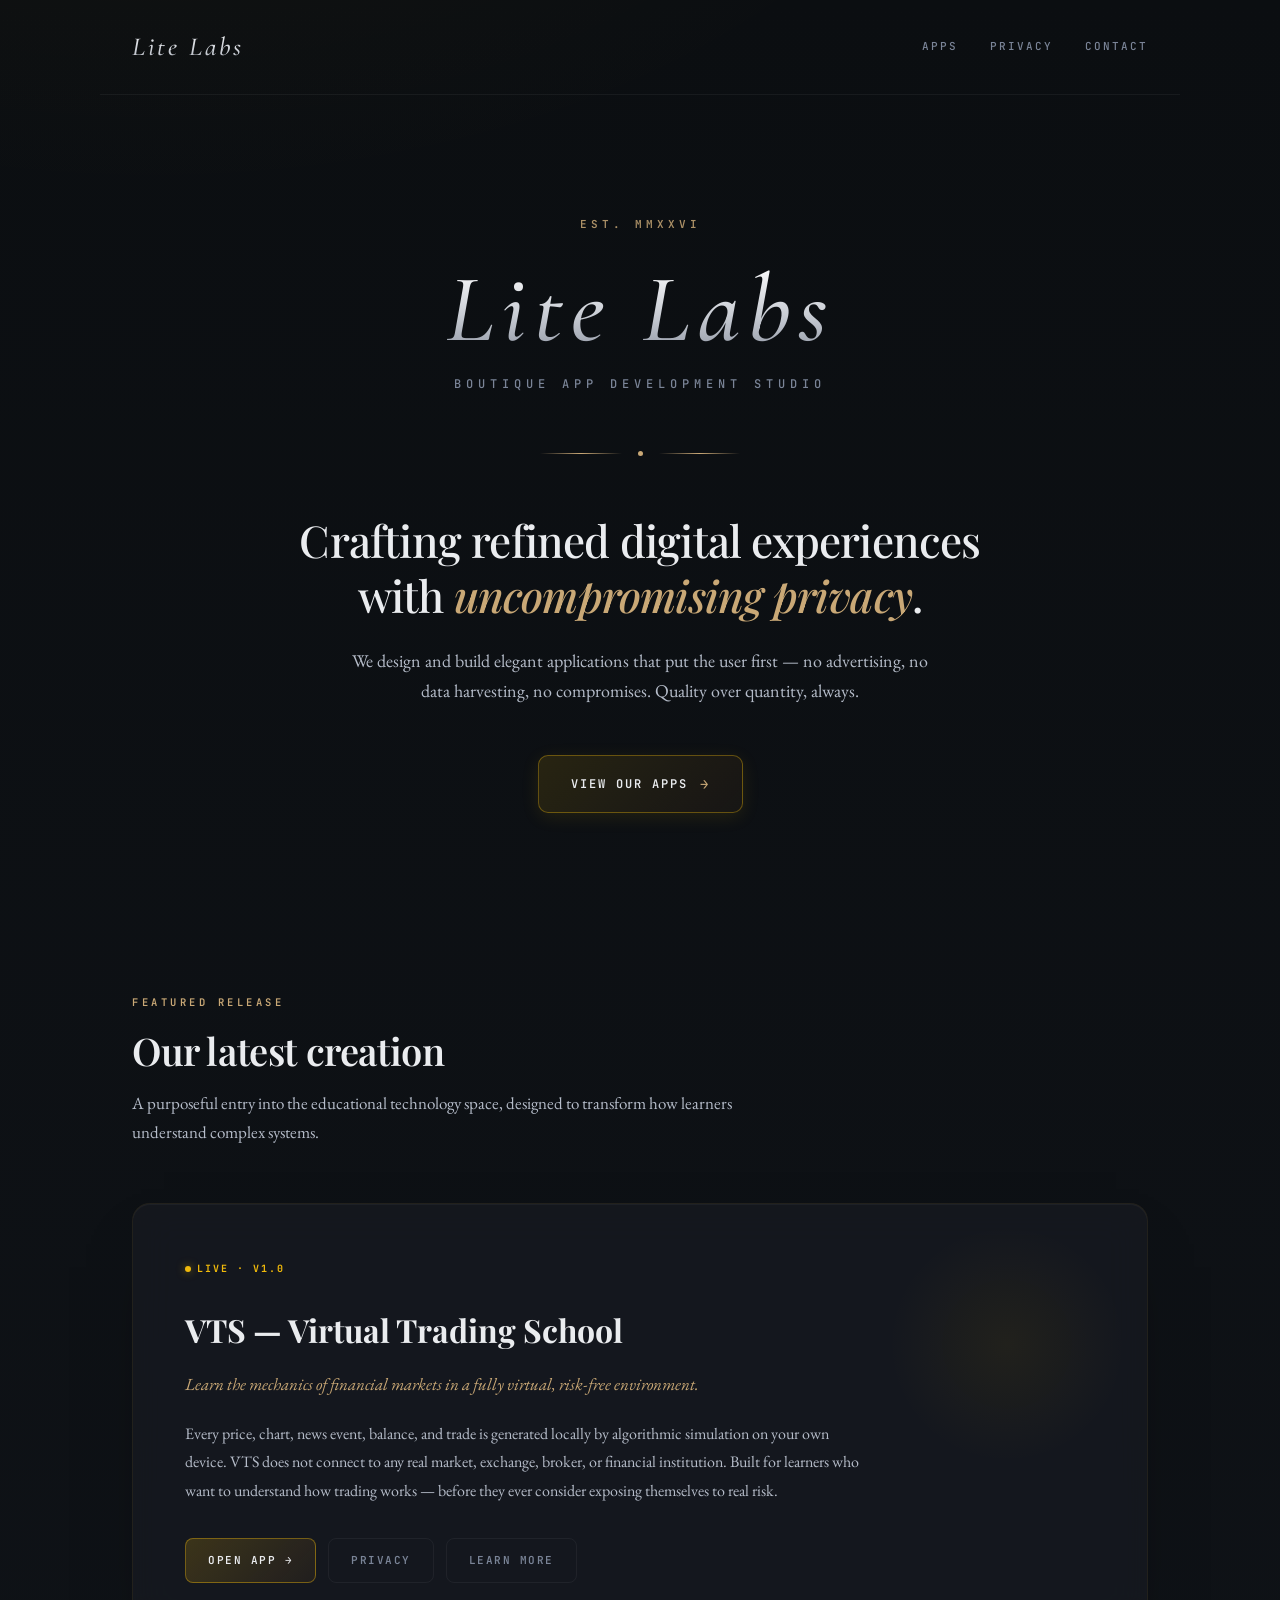
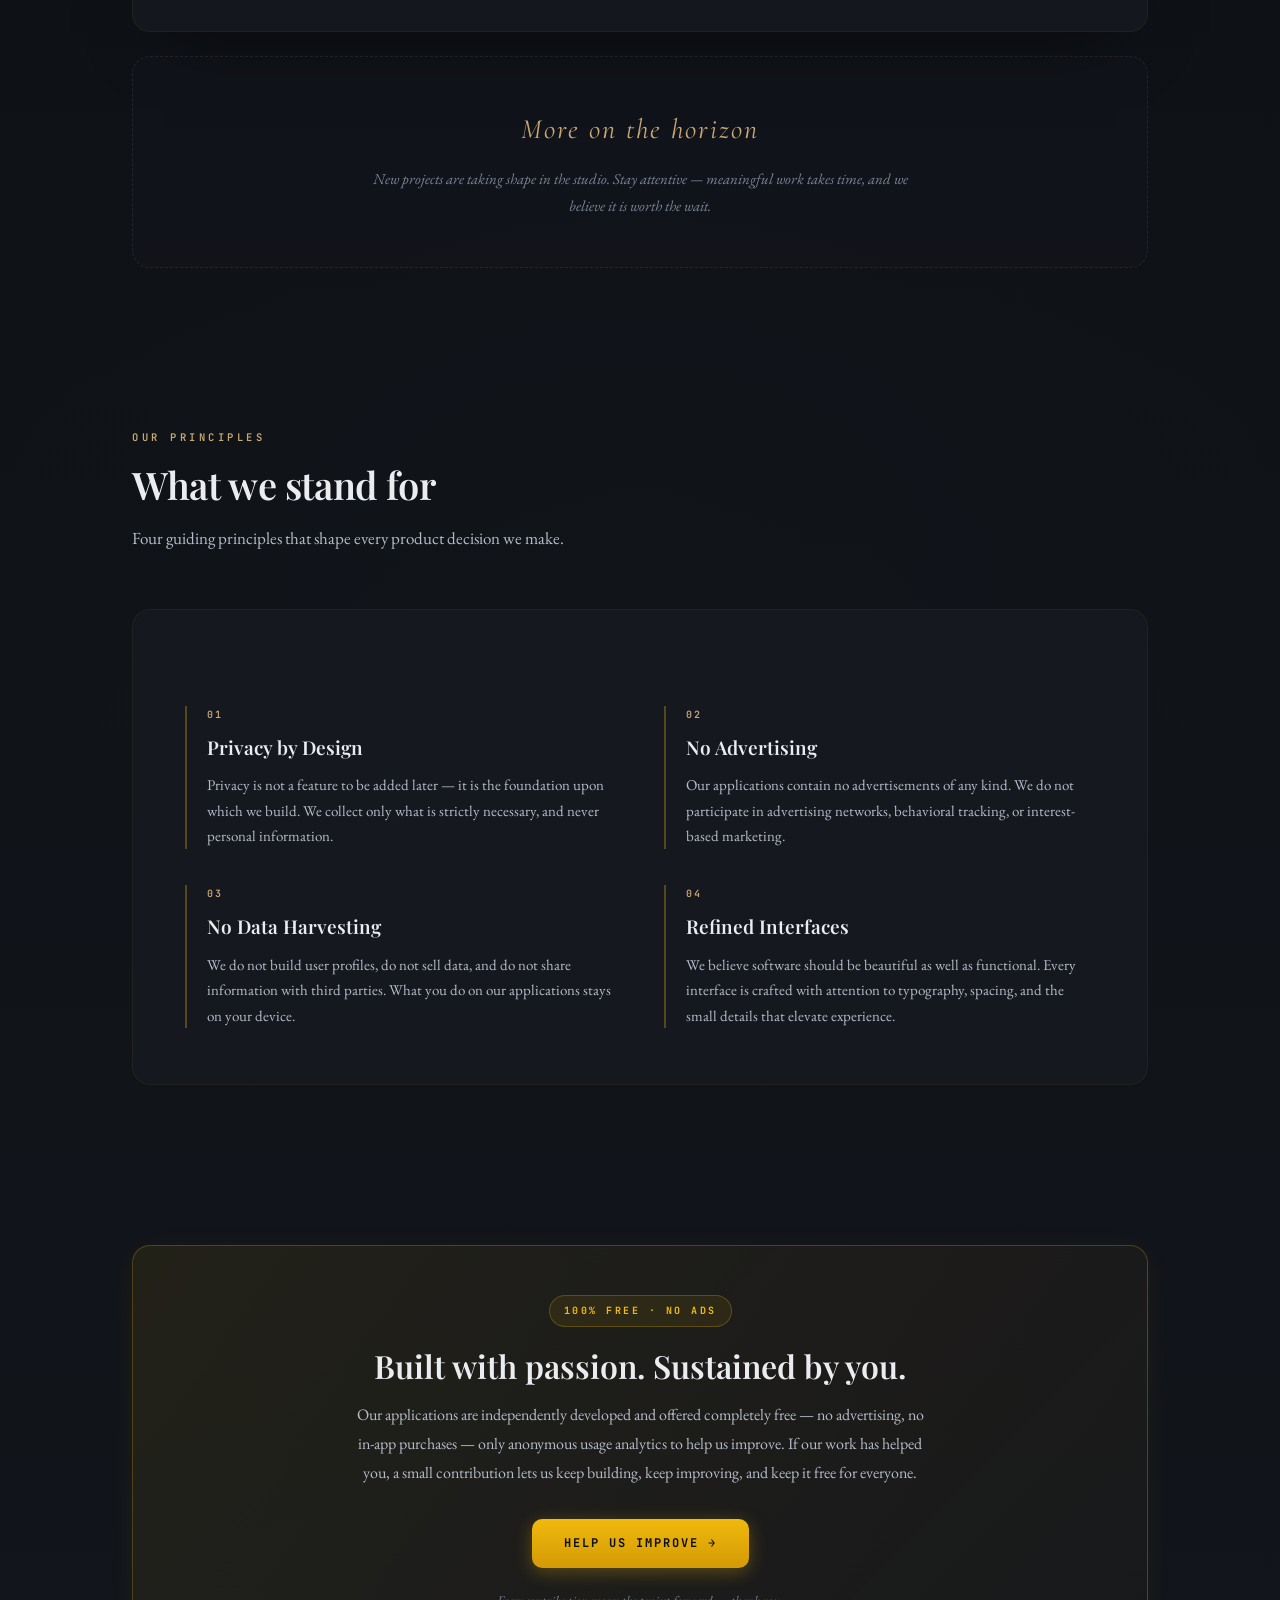
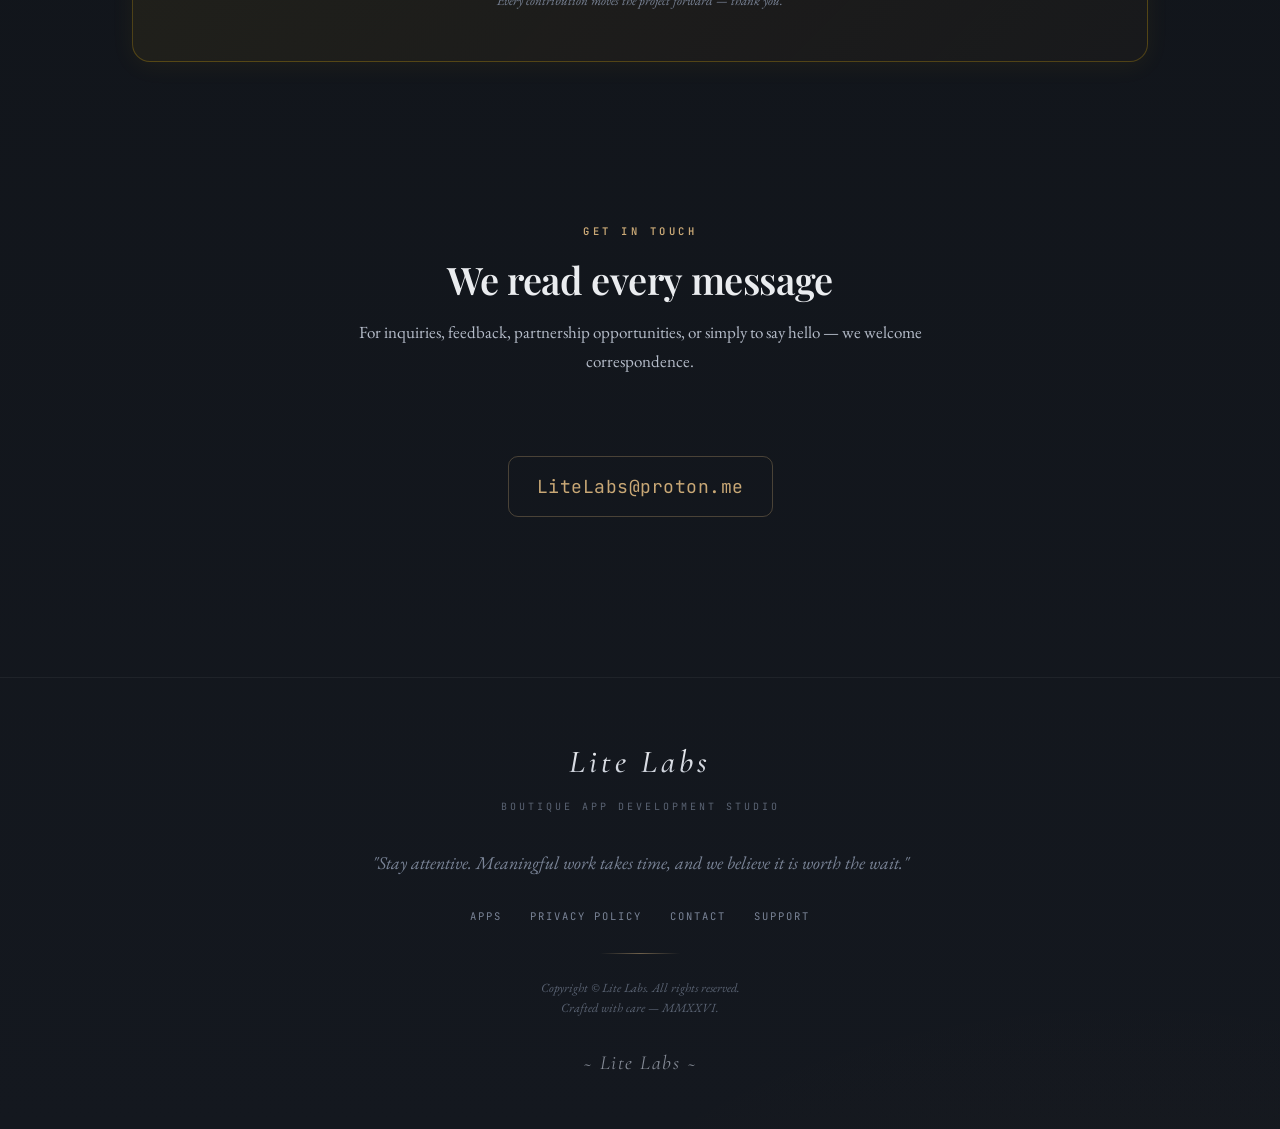
<file: ndex.html>
<!DOCTYPE html>
<html lang="en">
<head>
<meta charset="UTF-8">
<meta name="viewport" content="width=device-width, initial-scale=1.0">
<title>Lite Labs — Boutique App Development Studio</title>
<meta name="description" content="Lite Labs is a boutique app development studio crafting refined, privacy-respecting digital experiences.">
<meta name="theme-color" content="#0B0E11">
<meta property="og:title" content="Lite Labs">
<meta property="og:description" content="Boutique app development studio. Privacy-first.">
<meta property="og:type" content="website">
<link rel="preconnect" href="https://fonts.googleapis.com">
<link rel="preconnect" href="https://fonts.gstatic.com" crossorigin>
<link href="https://fonts.googleapis.com/css2?family=Playfair+Display:wght@400;500;600;700;800&family=EB+Garamond:ital,wght@0,400;0,500;0,600;1,400;1,500&family=Cormorant+Garamond:ital,wght@0,500;0,600;1,400;1,500&family=JetBrains+Mono:wght@500;600&display=swap" rel="stylesheet">
<style>
  *, *::before, *::after { box-sizing: border-box; }
  html, body { margin: 0; padding: 0; }
  :root {
    --bg-deep: #0B0E11;
    --bg-rise: #14181F;
    --bg-card: rgba(24, 26, 32, 0.78);
    --bg-card-edge: rgba(240, 185, 11, 0.06);
    --text-primary: #EAECEF;
    --text-secondary: #B5BCC9;
    --text-tertiary: #7A8497;
    --text-muted: #5A6373;
    --accent: #C9A876;
    --accent-warm: #B87333;
    --gold: #F0B90B;
    --rule: rgba(255, 255, 255, 0.05);
  }
  body {
    font-family: 'EB Garamond', Georgia, serif;
    background:
      radial-gradient(ellipse 1600px 1000px at 12% -8%, rgba(240,185,11,0.04), transparent 55%),
      radial-gradient(ellipse 1300px 900px at 88% 108%, rgba(184,115,51,0.035), transparent 55%),
      radial-gradient(ellipse 1000px 700px at 50% 50%, rgba(70,80,100,0.025), transparent 70%),
      linear-gradient(180deg, var(--bg-deep) 0%, var(--bg-rise) 100%);
    color: var(--text-primary);
    line-height: 1.75;
    min-height: 100vh;
    -webkit-font-smoothing: antialiased;
    -moz-osx-font-smoothing: grayscale;
    font-size: 17px;
  }

  /* ============ TOP BAR ============ */
  .topbar {
    display: flex;
    justify-content: space-between;
    align-items: center;
    max-width: 1080px;
    margin: 0 auto;
    padding: 24px 32px;
    border-bottom: 1px solid var(--rule);
  }
  .topbar-brand {
    font-family: 'Cormorant Garamond', Georgia, serif;
    font-size: 26px;
    font-weight: 500;
    font-style: italic;
    letter-spacing: 3px;
    background: linear-gradient(180deg, #FFFFFF 0%, #C9CDD4 60%, #8B92A0 100%);
    -webkit-background-clip: text;
    background-clip: text;
    -webkit-text-fill-color: transparent;
    text-decoration: none;
  }
  .topbar-nav {
    display: flex;
    gap: 32px;
    align-items: center;
  }
  .topbar-nav a {
    font-family: 'JetBrains Mono', monospace;
    font-size: 11px;
    color: var(--text-tertiary);
    text-decoration: none;
    letter-spacing: 2px;
    text-transform: uppercase;
    font-weight: 500;
    transition: color 0.2s ease;
  }
  .topbar-nav a:hover { color: var(--accent); }

  /* ============ CONTAINER ============ */
  .container {
    max-width: 1080px;
    margin: 0 auto;
    padding: 0 32px;
  }

  /* ============ HERO ============ */
  .hero {
    padding: 120px 0 100px;
    text-align: center;
    position: relative;
  }
  .hero-eyebrow {
    font-family: 'JetBrains Mono', monospace;
    font-size: 11px;
    letter-spacing: 4px;
    text-transform: uppercase;
    color: var(--accent);
    font-weight: 600;
    margin-bottom: 28px;
    opacity: 0.85;
  }
  .hero-mark {
    font-family: 'Cormorant Garamond', Georgia, serif;
    font-size: 96px;
    font-weight: 500;
    font-style: italic;
    letter-spacing: 8px;
    background: linear-gradient(180deg, #FFFFFF 0%, #C9CDD4 55%, #8B92A0 100%);
    -webkit-background-clip: text;
    background-clip: text;
    -webkit-text-fill-color: transparent;
    line-height: 1;
    margin: 0 0 16px;
  }
  .hero-tag {
    font-family: 'JetBrains Mono', monospace;
    font-size: 12px;
    color: var(--text-tertiary);
    letter-spacing: 5px;
    text-transform: uppercase;
    font-weight: 500;
    margin-bottom: 56px;
  }
  .hero-rule {
    display: flex;
    align-items: center;
    justify-content: center;
    gap: 16px;
    margin: 0 auto 56px;
    width: 200px;
  }
  .hero-rule::before,
  .hero-rule::after {
    content: '';
    flex: 1;
    height: 1px;
    background: linear-gradient(90deg, transparent, var(--accent), transparent);
  }
  .hero-rule-dot {
    width: 5px; height: 5px;
    border-radius: 50%;
    background: var(--accent);
  }
  .hero-headline {
    font-family: 'Playfair Display', Georgia, serif;
    font-size: 44px;
    font-weight: 500;
    line-height: 1.25;
    letter-spacing: -0.8px;
    color: var(--text-primary);
    max-width: 720px;
    margin: 0 auto 24px;
  }
  .hero-headline em {
    font-style: italic;
    color: var(--accent);
    font-weight: 500;
  }
  .hero-sub {
    font-size: 18px;
    line-height: 1.7;
    color: var(--text-secondary);
    max-width: 600px;
    margin: 0 auto 48px;
  }
  .hero-cta {
    display: inline-flex;
    align-items: center;
    gap: 12px;
    padding: 16px 32px;
    background: linear-gradient(135deg, rgba(240,185,11,0.12), rgba(184,115,51,0.06));
    border: 1px solid rgba(240,185,11,0.35);
    border-radius: 10px;
    color: var(--text-primary);
    font-family: 'JetBrains Mono', monospace;
    font-size: 12px;
    letter-spacing: 2px;
    text-transform: uppercase;
    text-decoration: none;
    font-weight: 600;
    transition: all 0.25s ease;
    box-shadow: 0 4px 18px rgba(240,185,11,0.10);
  }
  .hero-cta:hover {
    background: linear-gradient(135deg, rgba(240,185,11,0.20), rgba(184,115,51,0.10));
    border-color: rgba(240,185,11,0.55);
    transform: translateY(-2px);
    box-shadow: 0 6px 22px rgba(240,185,11,0.18);
  }
  .hero-cta-arrow { color: var(--accent); font-size: 14px; transition: transform 0.2s ease; }
  .hero-cta:hover .hero-cta-arrow { transform: translateX(3px); }

  /* ============ SECTION TITLE ============ */
  section { padding: 80px 0; }
  .section-eyebrow {
    font-family: 'JetBrains Mono', monospace;
    font-size: 10.5px;
    letter-spacing: 3.5px;
    text-transform: uppercase;
    color: var(--accent);
    font-weight: 600;
    margin-bottom: 16px;
  }
  .section-title {
    font-family: 'Playfair Display', Georgia, serif;
    font-size: 38px;
    font-weight: 600;
    letter-spacing: -0.4px;
    color: var(--text-primary);
    margin: 0 0 16px 0;
    line-height: 1.2;
  }
  .section-sub {
    font-size: 17px;
    color: var(--text-secondary);
    max-width: 640px;
    line-height: 1.7;
    margin: 0 0 56px 0;
  }

  /* ============ FEATURED APP ============ */
  .featured-app {
    background: var(--bg-card);
    backdrop-filter: blur(20px) saturate(140%);
    -webkit-backdrop-filter: blur(20px) saturate(140%);
    border: 1px solid var(--bg-card-edge);
    border-radius: 18px;
    padding: 48px 52px;
    margin-bottom: 24px;
    box-shadow:
      0 1px 0 rgba(255,255,255,0.04) inset,
      0 32px 64px -32px rgba(0,0,0,0.5);
    position: relative;
    overflow: hidden;
    transition: transform 0.3s ease, border-color 0.3s ease;
  }
  .featured-app:hover {
    transform: translateY(-2px);
    border-color: rgba(240,185,11,0.20);
  }
  .featured-app::before {
    content: '';
    position: absolute;
    top: 0; right: 0;
    width: 280px; height: 280px;
    background: radial-gradient(circle, rgba(240,185,11,0.06), transparent 60%);
    pointer-events: none;
  }
  .app-status {
    display: inline-flex;
    align-items: center;
    gap: 6px;
    font-family: 'JetBrains Mono', monospace;
    font-size: 10px;
    letter-spacing: 2px;
    text-transform: uppercase;
    color: var(--gold);
    margin-bottom: 24px;
    font-weight: 700;
  }
  .app-status-dot {
    width: 6px; height: 6px;
    border-radius: 50%;
    background: var(--gold);
    box-shadow: 0 0 8px rgba(240,185,11,0.55);
    animation: pulse 2s ease-in-out infinite;
  }
  @keyframes pulse {
    0%, 100% { opacity: 1; transform: scale(1); }
    50% { opacity: 0.7; transform: scale(0.9); }
  }
  .app-name {
    font-family: 'Playfair Display', Georgia, serif;
    font-size: 32px;
    font-weight: 700;
    margin: 0 0 12px;
    color: var(--text-primary);
  }
  .app-tagline {
    font-family: 'EB Garamond', Georgia, serif;
    font-style: italic;
    font-size: 17px;
    color: var(--accent);
    margin: 0 0 20px;
  }
  .app-desc {
    font-size: 16px;
    color: var(--text-secondary);
    margin: 0 0 32px;
    max-width: 680px;
    line-height: 1.8;
  }
  .app-actions { display: flex; gap: 12px; flex-wrap: wrap; }
  .app-btn {
    display: inline-flex;
    align-items: center;
    gap: 8px;
    padding: 12px 22px;
    border-radius: 8px;
    font-family: 'JetBrains Mono', monospace;
    font-size: 11px;
    letter-spacing: 1.5px;
    text-transform: uppercase;
    text-decoration: none;
    font-weight: 600;
    transition: all 0.2s ease;
  }
  .app-btn.primary {
    background: linear-gradient(135deg, rgba(240,185,11,0.18), rgba(184,115,51,0.08));
    border: 1px solid rgba(240,185,11,0.40);
    color: var(--text-primary);
  }
  .app-btn.primary:hover {
    background: linear-gradient(135deg, rgba(240,185,11,0.28), rgba(184,115,51,0.14));
    border-color: rgba(240,185,11,0.60);
    transform: translateY(-1px);
  }
  .app-btn.secondary {
    background: transparent;
    border: 1px solid var(--rule);
    color: var(--text-tertiary);
  }
  .app-btn.secondary:hover {
    border-color: var(--accent);
    color: var(--accent);
  }

  /* ============ COMING SOON ============ */
  .coming-soon {
    background: rgba(20, 24, 31, 0.4);
    border: 1px dashed rgba(255,255,255,0.08);
    border-radius: 18px;
    padding: 48px 52px;
    text-align: center;
  }
  .coming-soon-mark {
    font-family: 'Cormorant Garamond', Georgia, serif;
    font-style: italic;
    font-size: 28px;
    color: var(--accent);
    margin-bottom: 12px;
    letter-spacing: 2px;
  }
  .coming-soon-text {
    font-size: 15px;
    color: var(--text-tertiary);
    font-style: italic;
    max-width: 540px;
    margin: 0 auto;
  }

  /* ============ PRINCIPLES ============ */
  .principles {
    background: var(--bg-card);
    backdrop-filter: blur(20px) saturate(140%);
    -webkit-backdrop-filter: blur(20px) saturate(140%);
    border: 1px solid var(--bg-card-edge);
    border-radius: 18px;
    padding: 56px 52px;
  }
  .principles-grid {
    display: grid;
    grid-template-columns: repeat(2, 1fr);
    gap: 36px 48px;
    margin-top: 40px;
  }
  .principle {
    border-inline-start: 2px solid rgba(240,185,11,0.30);
    padding-inline-start: 20px;
  }
  .principle-num {
    font-family: 'JetBrains Mono', monospace;
    font-size: 10px;
    color: var(--accent);
    letter-spacing: 2px;
    font-weight: 600;
    margin-bottom: 8px;
  }
  .principle-title {
    font-family: 'Playfair Display', Georgia, serif;
    font-size: 19px;
    font-weight: 600;
    color: var(--text-primary);
    margin: 0 0 8px;
  }
  .principle-text {
    font-size: 15px;
    color: var(--text-secondary);
    line-height: 1.7;
    margin: 0;
  }

  /* ============ SUPPORT CARD ============ */
  .support-card {
    background: linear-gradient(135deg, rgba(240,185,11,0.08), rgba(184,115,51,0.04));
    border: 1px solid rgba(240,185,11,0.25);
    border-radius: 18px;
    padding: 48px 52px;
    text-align: center;
    box-shadow: 0 4px 24px rgba(240,185,11,0.06);
  }
  .support-badge {
    display: inline-flex;
    align-items: center;
    gap: 8px;
    font-family: 'JetBrains Mono', monospace;
    font-size: 10px;
    color: var(--gold);
    letter-spacing: 2.5px;
    text-transform: uppercase;
    font-weight: 700;
    margin-bottom: 20px;
    padding: 6px 14px;
    background: rgba(240,185,11,0.08);
    border: 1px solid rgba(240,185,11,0.25);
    border-radius: 999px;
  }
  .support-title {
    font-family: 'Playfair Display', Georgia, serif;
    font-size: 32px;
    font-weight: 600;
    color: var(--text-primary);
    margin: 0 0 16px;
    line-height: 1.2;
  }
  .support-text {
    font-size: 16px;
    color: var(--text-secondary);
    line-height: 1.8;
    margin: 0 auto 32px;
    max-width: 580px;
  }
  .support-btn {
    display: inline-flex;
    align-items: center;
    gap: 10px;
    padding: 14px 32px;
    background: linear-gradient(180deg, #F0B90B, #D49A07);
    color: #0B0E11;
    font-family: 'JetBrains Mono', monospace;
    font-size: 12px;
    font-weight: 700;
    letter-spacing: 2px;
    text-transform: uppercase;
    text-decoration: none;
    border-radius: 10px;
    transition: all 0.2s ease;
    box-shadow: 0 4px 18px rgba(240,185,11,0.30);
  }
  .support-btn:hover {
    transform: translateY(-2px);
    box-shadow: 0 6px 24px rgba(240,185,11,0.45);
  }
  .support-footer {
    margin-top: 22px;
    font-size: 13px;
    color: var(--text-tertiary);
    font-style: italic;
  }

  /* ============ CONTACT ============ */
  .contact-section {
    text-align: center;
    padding: 80px 0;
  }
  .contact-email {
    display: inline-block;
    margin-top: 24px;
    font-family: 'JetBrains Mono', monospace;
    font-size: 18px;
    color: var(--accent);
    text-decoration: none;
    padding: 14px 28px;
    border: 1px solid rgba(201,168,118,0.30);
    border-radius: 10px;
    transition: all 0.2s ease;
    letter-spacing: 0.5px;
  }
  .contact-email:hover {
    border-color: var(--accent);
    background: rgba(201,168,118,0.05);
  }

  /* ============ FOOTER ============ */
  footer {
    margin-top: 80px;
    padding: 56px 32px 48px;
    border-top: 1px solid var(--rule);
    text-align: center;
  }
  .footer-mark {
    font-family: 'Cormorant Garamond', Georgia, serif;
    font-style: italic;
    font-size: 32px;
    font-weight: 500;
    letter-spacing: 4px;
    background: linear-gradient(180deg, #FFFFFF 0%, #B5BCC9 100%);
    -webkit-background-clip: text;
    background-clip: text;
    -webkit-text-fill-color: transparent;
    margin-bottom: 8px;
  }
  .footer-tag {
    font-family: 'JetBrains Mono', monospace;
    font-size: 10px;
    color: var(--text-muted);
    letter-spacing: 3px;
    text-transform: uppercase;
    margin-bottom: 32px;
  }
  .footer-quote {
    font-family: 'EB Garamond', Georgia, serif;
    font-style: italic;
    font-size: 18px;
    color: var(--text-tertiary);
    max-width: 560px;
    margin: 0 auto 28px;
    line-height: 1.7;
  }
  .footer-links {
    display: flex;
    justify-content: center;
    gap: 28px;
    flex-wrap: wrap;
    margin-bottom: 28px;
  }
  .footer-links a {
    font-family: 'JetBrains Mono', monospace;
    font-size: 10.5px;
    color: var(--text-tertiary);
    text-decoration: none;
    letter-spacing: 2px;
    text-transform: uppercase;
    transition: color 0.2s ease;
  }
  .footer-links a:hover { color: var(--accent); }
  .footer-divider {
    width: 80px;
    height: 1px;
    background: linear-gradient(90deg, transparent, var(--accent), transparent);
    margin: 24px auto;
    opacity: 0.5;
  }
  .footer-copy {
    font-size: 12.5px;
    color: var(--text-muted);
    font-style: italic;
    line-height: 1.6;
  }
  .footer-signature {
    margin-top: 28px;
    font-family: 'Cormorant Garamond', Georgia, serif;
    font-style: italic;
    font-size: 20px;
    color: var(--text-secondary);
    letter-spacing: 1.5px;
    opacity: 0.7;
  }

  /* ============ RESPONSIVE ============ */
  @media (max-width: 720px) {
    body { font-size: 16px; }
    .topbar { padding: 18px 22px; }
    .topbar-brand { font-size: 22px; letter-spacing: 2px; }
    .topbar-nav { gap: 18px; }
    .topbar-nav a { font-size: 10px; letter-spacing: 1.5px; }
    .container { padding: 0 22px; }
    .hero { padding: 80px 0 60px; }
    .hero-mark { font-size: 60px; letter-spacing: 5px; }
    .hero-tag { font-size: 10.5px; letter-spacing: 3.5px; }
    .hero-headline { font-size: 30px; }
    .hero-sub { font-size: 16px; }
    section { padding: 56px 0; }
    .section-title { font-size: 28px; }
    .featured-app, .principles, .support-card, .coming-soon { padding: 32px 26px; }
    .app-name { font-size: 24px; }
    .principles-grid { grid-template-columns: 1fr; gap: 28px; }
    .support-title { font-size: 24px; }
    .footer-mark { font-size: 26px; }
    .footer-links { gap: 16px; }
  }
</style>
</head>
<body>

<!-- ============ TOPBAR ============ -->
<nav class="topbar">
  <a href="/" class="topbar-brand">Lite Labs</a>
  <div class="topbar-nav">
    <a href="apps.html">Apps</a>
    <a href="privacy-policy.html">Privacy</a>
    <a href="mailto:LiteLabs@proton.me">Contact</a>
  </div>
</nav>

<!-- ============ HERO ============ -->
<section class="hero">
  <div class="container">
    <div class="hero-eyebrow">EST. MMXXVI</div>
    <h1 class="hero-mark">Lite Labs</h1>
    <div class="hero-tag">Boutique App Development Studio</div>
    <div class="hero-rule">
      <span class="hero-rule-dot"></span>
    </div>
    <h2 class="hero-headline">
      Crafting refined digital experiences with <em>uncompromising privacy</em>.
    </h2>
    <p class="hero-sub">
      We design and build elegant applications that put the user first &mdash; no advertising, no data harvesting, no compromises. Quality over quantity, always.
    </p>
    <a href="apps.html" class="hero-cta">
      View Our Apps
      <span class="hero-cta-arrow">→</span>
    </a>
  </div>
</section>

<!-- ============ FEATURED APP ============ -->
<section>
  <div class="container">
    <div class="section-eyebrow">Featured Release</div>
    <h2 class="section-title">Our latest creation</h2>
    <p class="section-sub">
      A purposeful entry into the educational technology space, designed to transform how learners understand complex systems.
    </p>

    <div class="featured-app">
      <div class="app-status">
        <span class="app-status-dot"></span>
        <span>Live · v1.0</span>
      </div>
      <h3 class="app-name">VTS &mdash; Virtual Trading School</h3>
      <p class="app-tagline">Learn the mechanics of financial markets in a fully virtual, risk-free environment.</p>
      <p class="app-desc">
        Every price, chart, news event, balance, and trade is generated locally by algorithmic simulation on your own device. VTS does not connect to any real market, exchange, broker, or financial institution. Built for learners who want to understand how trading works &mdash; before they ever consider exposing themselves to real risk.
      </p>
      <div class="app-actions">
        <a href="https://litelabsg.github.io/Project-1/" class="app-btn primary">
          Open App →
        </a>
        <a href="privacy-policy.html" class="app-btn secondary">Privacy</a>
        <a href="apps.html" class="app-btn secondary">Learn More</a>
      </div>
    </div>

    <div class="coming-soon" style="margin-top: 24px;">
      <div class="coming-soon-mark">More on the horizon</div>
      <p class="coming-soon-text">
        New projects are taking shape in the studio. Stay attentive &mdash; meaningful work takes time, and we believe it is worth the wait.
      </p>
    </div>
  </div>
</section>

<!-- ============ PRINCIPLES ============ -->
<section>
  <div class="container">
    <div class="section-eyebrow">Our Principles</div>
    <h2 class="section-title">What we stand for</h2>
    <p class="section-sub">
      Four guiding principles that shape every product decision we make.
    </p>

    <div class="principles">
      <div class="principles-grid">
        <div class="principle">
          <div class="principle-num">01</div>
          <h3 class="principle-title">Privacy by Design</h3>
          <p class="principle-text">
            Privacy is not a feature to be added later &mdash; it is the foundation upon which we build. We collect only what is strictly necessary, and never personal information.
          </p>
        </div>
        <div class="principle">
          <div class="principle-num">02</div>
          <h3 class="principle-title">No Advertising</h3>
          <p class="principle-text">
            Our applications contain no advertisements of any kind. We do not participate in advertising networks, behavioral tracking, or interest-based marketing.
          </p>
        </div>
        <div class="principle">
          <div class="principle-num">03</div>
          <h3 class="principle-title">No Data Harvesting</h3>
          <p class="principle-text">
            We do not build user profiles, do not sell data, and do not share information with third parties. What you do on our applications stays on your device.
          </p>
        </div>
        <div class="principle">
          <div class="principle-num">04</div>
          <h3 class="principle-title">Refined Interfaces</h3>
          <p class="principle-text">
            We believe software should be beautiful as well as functional. Every interface is crafted with attention to typography, spacing, and the small details that elevate experience.
          </p>
        </div>
      </div>
    </div>
  </div>
</section>

<!-- ============ SUPPORT ============ -->
<section>
  <div class="container">
    <div class="support-card">
      <span class="support-badge">100% FREE · NO ADS</span>
      <h2 class="support-title">Built with passion. Sustained by you.</h2>
      <p class="support-text">
        Our applications are independently developed and offered completely free &mdash; no advertising, no in-app purchases &mdash; only anonymous usage analytics to help us improve. If our work has helped you, a small contribution lets us keep building, keep improving, and keep it free for everyone.
      </p>
      <a href="https://ko-fi.com/litelabs" target="_blank" rel="noopener noreferrer" class="support-btn">
        Help Us Improve →
      </a>
      <div class="support-footer">Every contribution moves the project forward &mdash; thank you.</div>
    </div>
  </div>
</section>

<!-- ============ CONTACT ============ -->
<section class="contact-section">
  <div class="container">
    <div class="section-eyebrow">Get in Touch</div>
    <h2 class="section-title">We read every message</h2>
    <p class="section-sub" style="margin-left: auto; margin-right: auto; text-align: center;">
      For inquiries, feedback, partnership opportunities, or simply to say hello &mdash; we welcome correspondence.
    </p>
    <a href="mailto:LiteLabs@proton.me" class="contact-email">LiteLabs@proton.me</a>
  </div>
</section>

<!-- ============ FOOTER ============ -->
<footer>
  <div class="footer-mark">Lite Labs</div>
  <div class="footer-tag">Boutique App Development Studio</div>

  <p class="footer-quote">
    "Stay attentive. Meaningful work takes time, and we believe it is worth the wait."
  </p>

  <div class="footer-links">
    <a href="apps.html">Apps</a>
    <a href="privacy-policy.html">Privacy Policy</a>
    <a href="mailto:LiteLabs@proton.me">Contact</a>
    <a href="https://ko-fi.com/litelabs" target="_blank" rel="noopener noreferrer">Support</a>
  </div>

  <div class="footer-divider"></div>

  <div class="footer-copy">
    Copyright &copy; Lite Labs. All rights reserved.<br>
    Crafted with care &mdash; MMXXVI.
  </div>

  <div class="footer-signature">~ Lite Labs ~</div>
</footer>

</body>
</html>
</file>
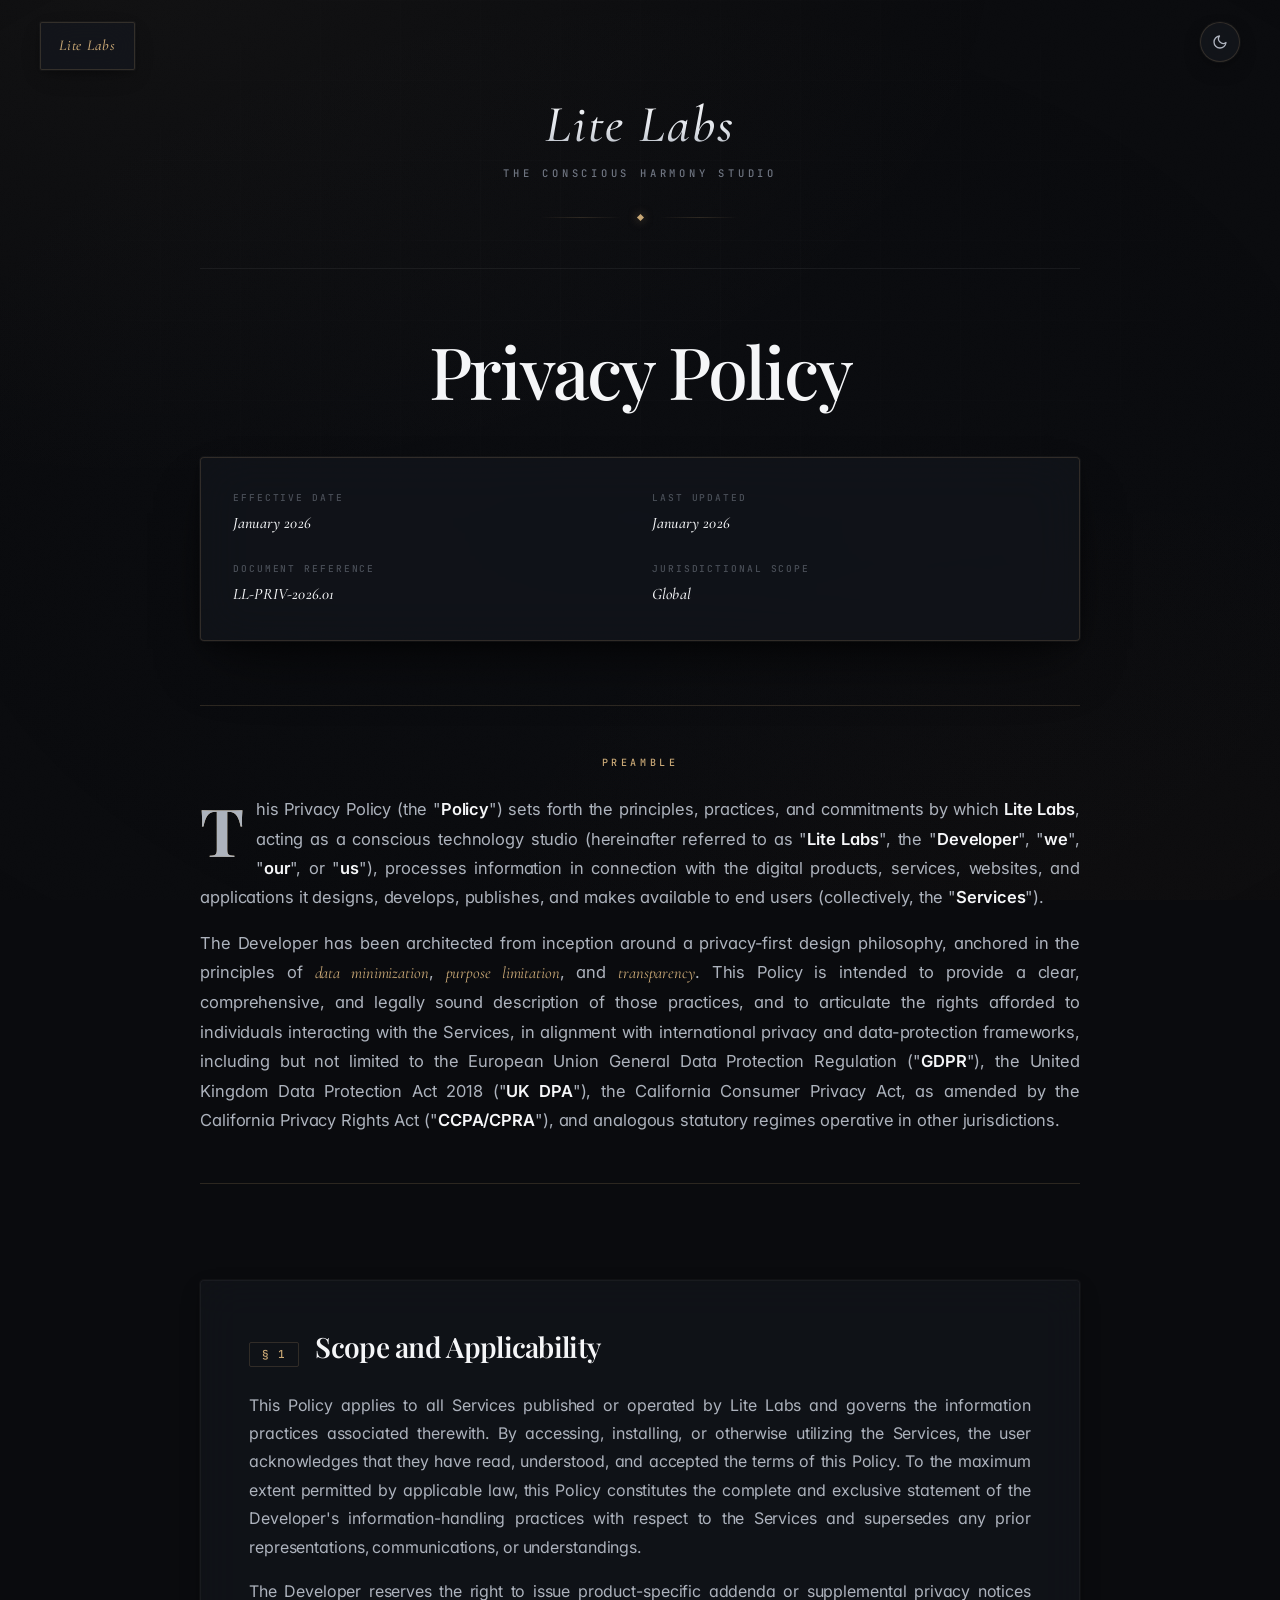
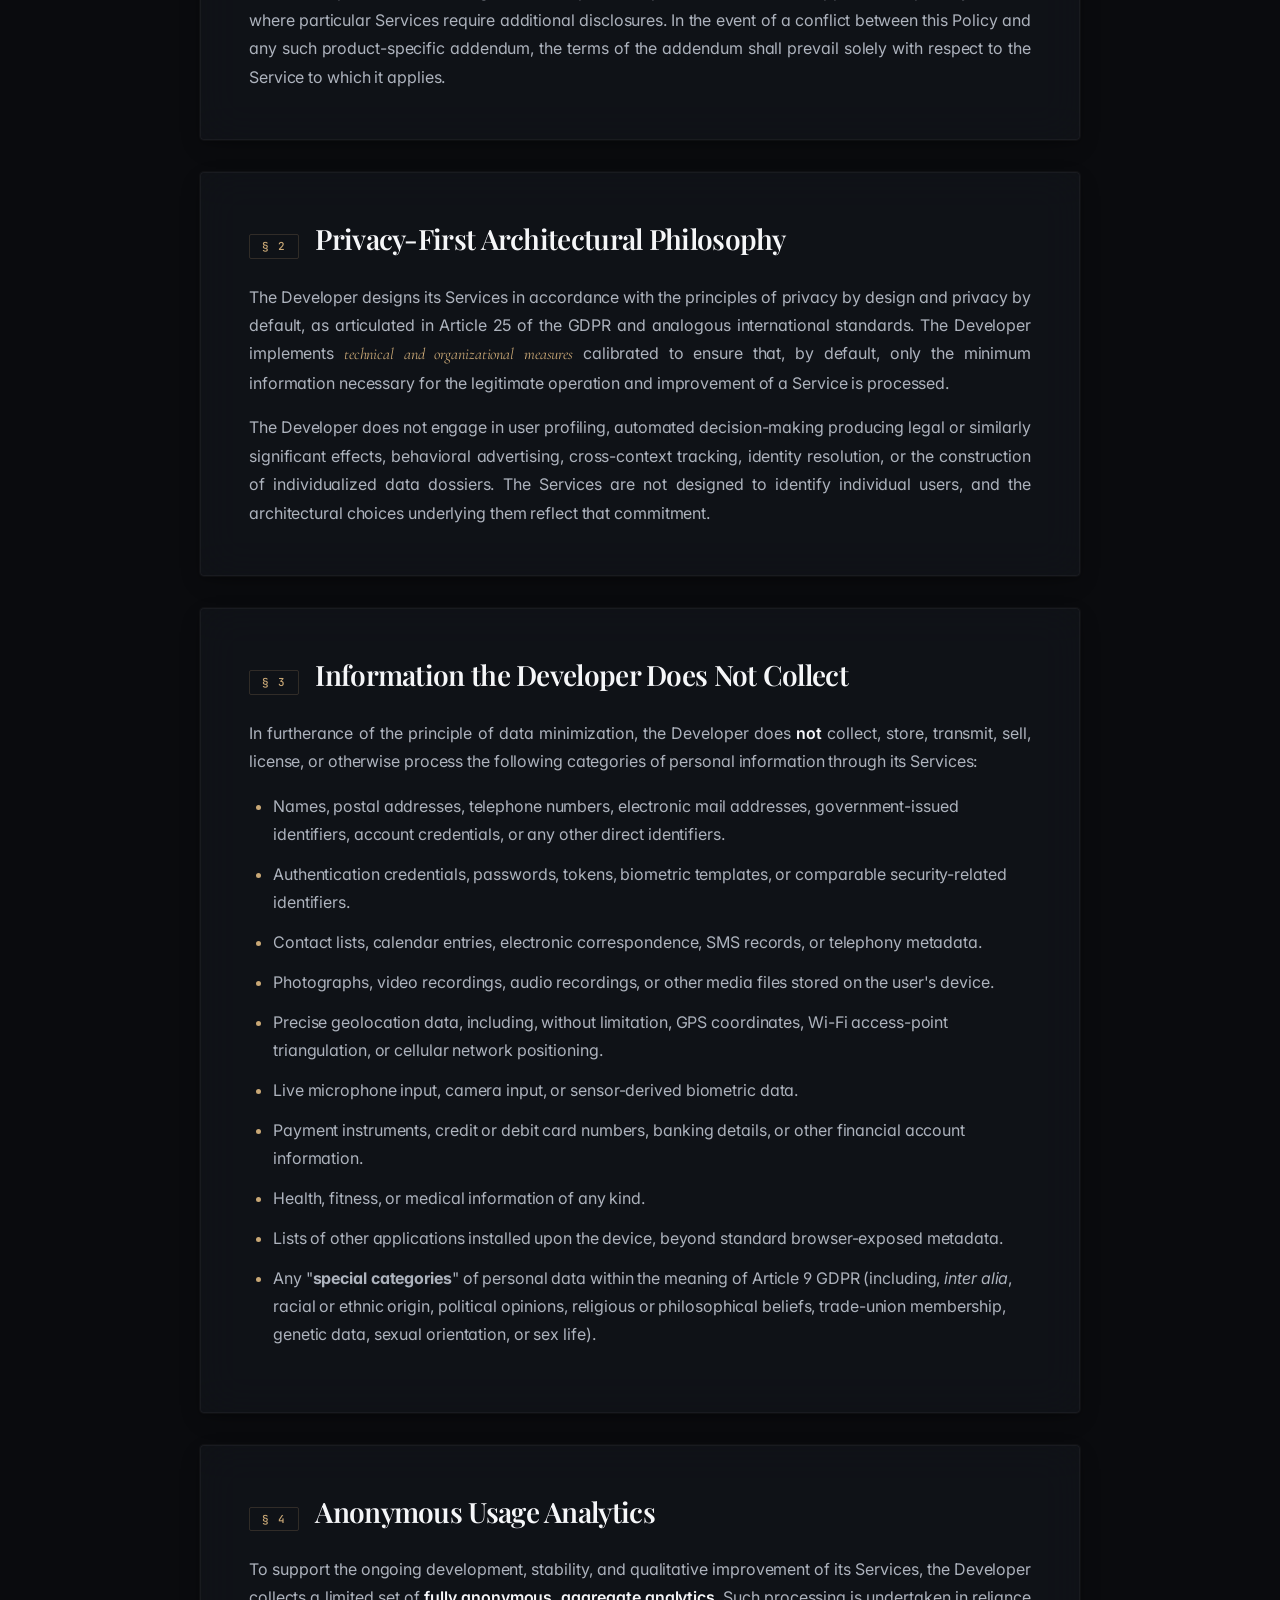
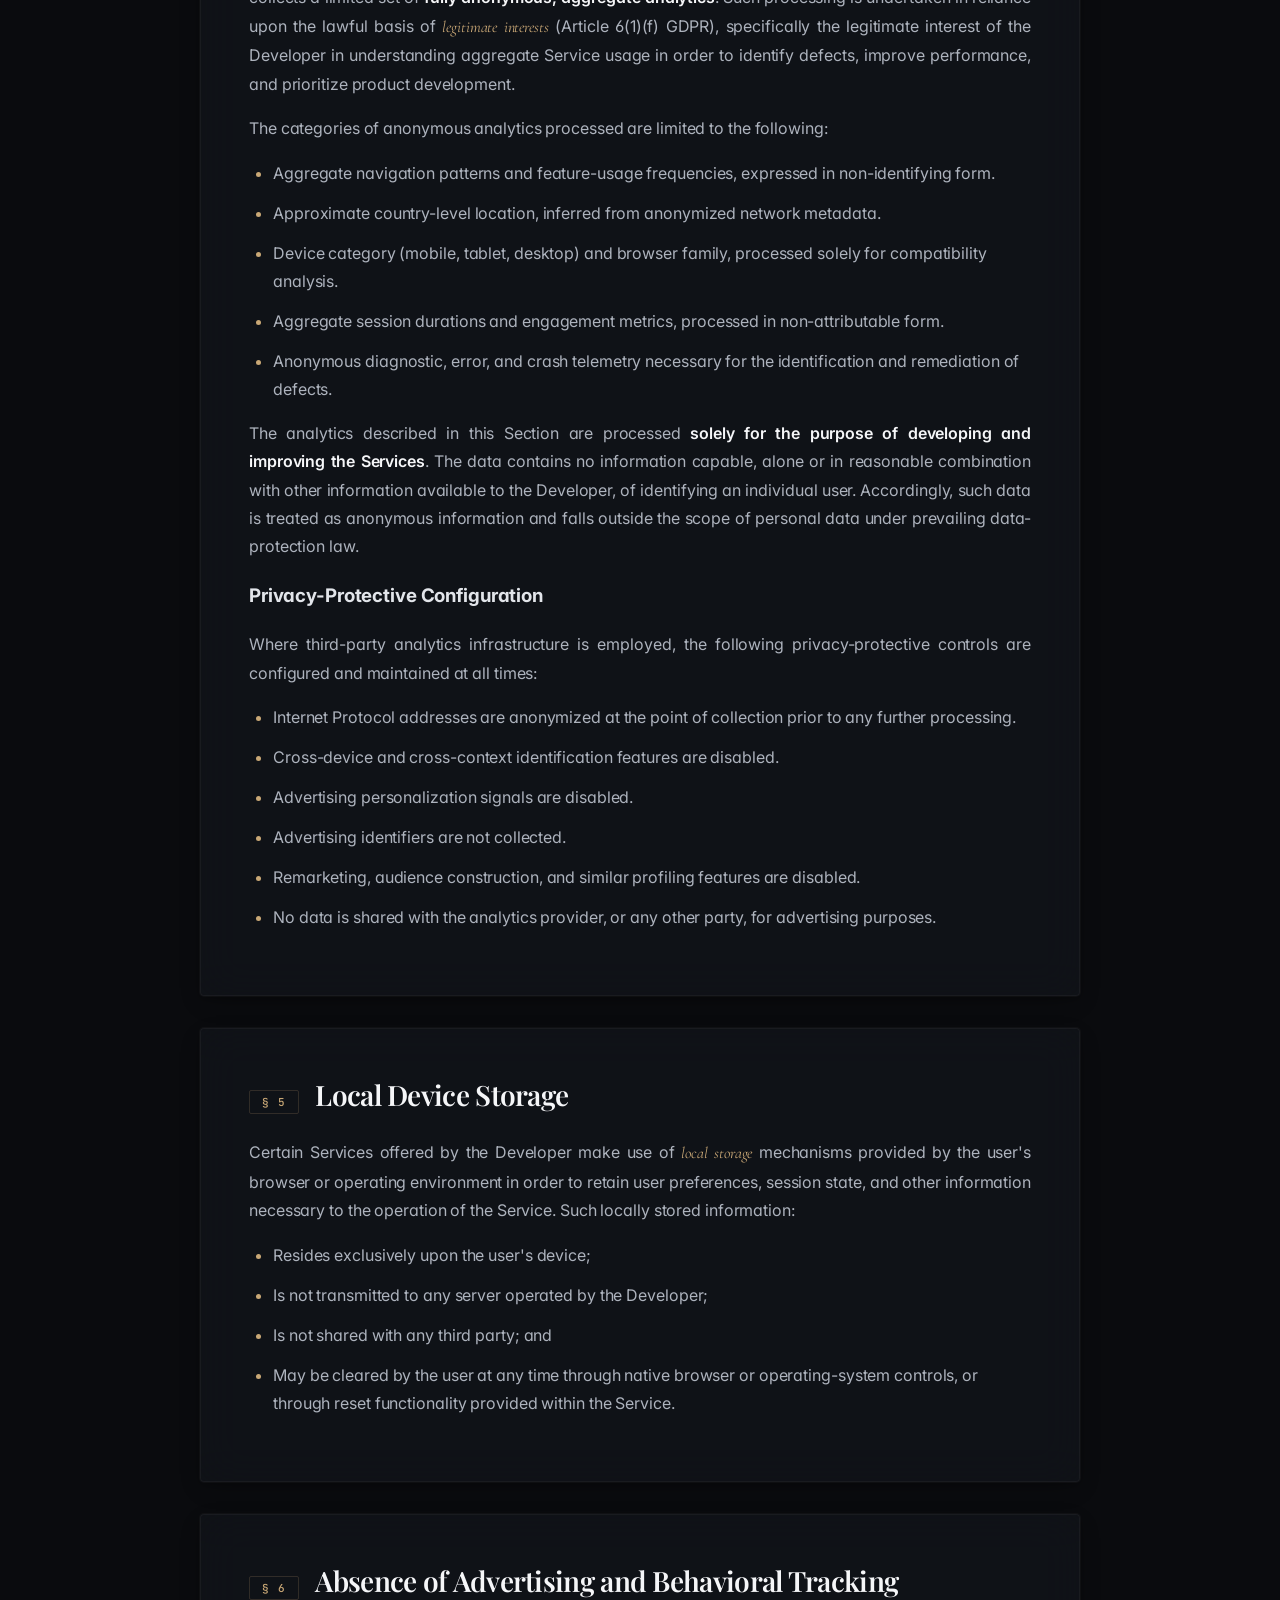
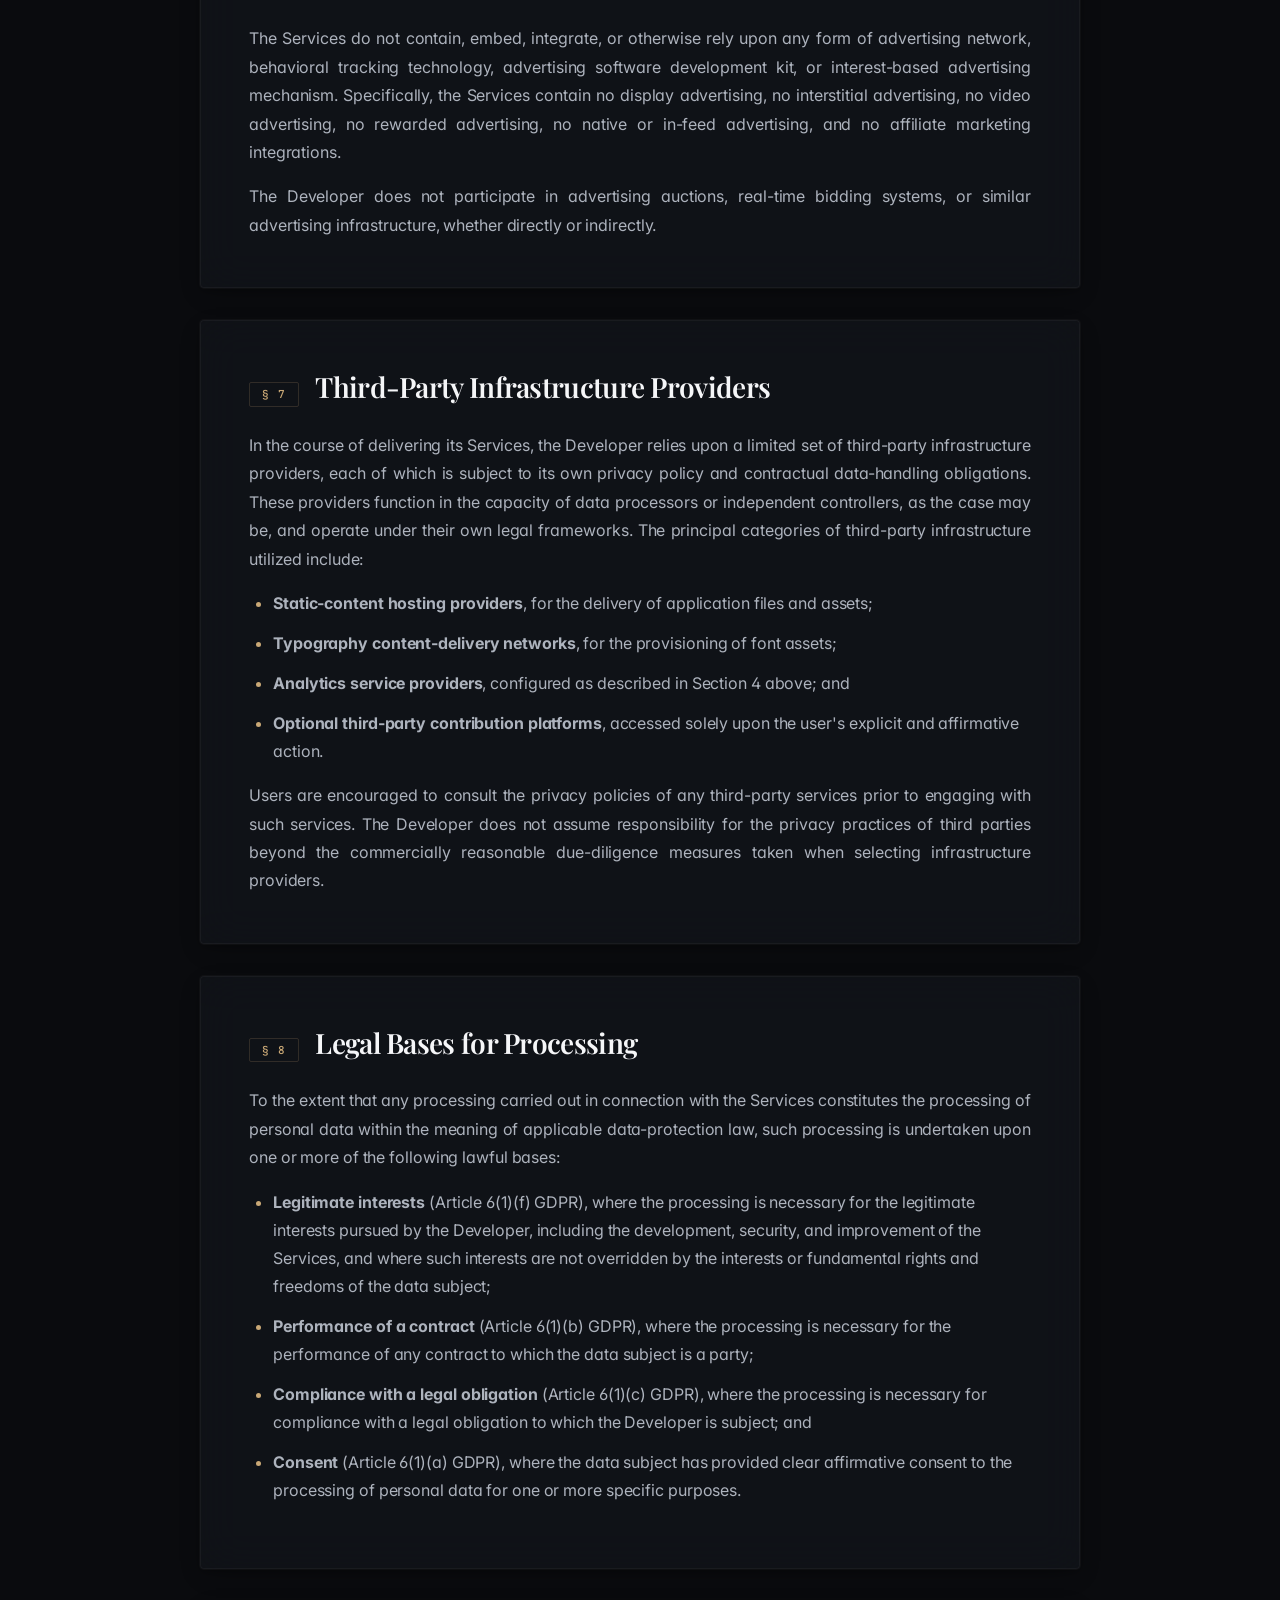
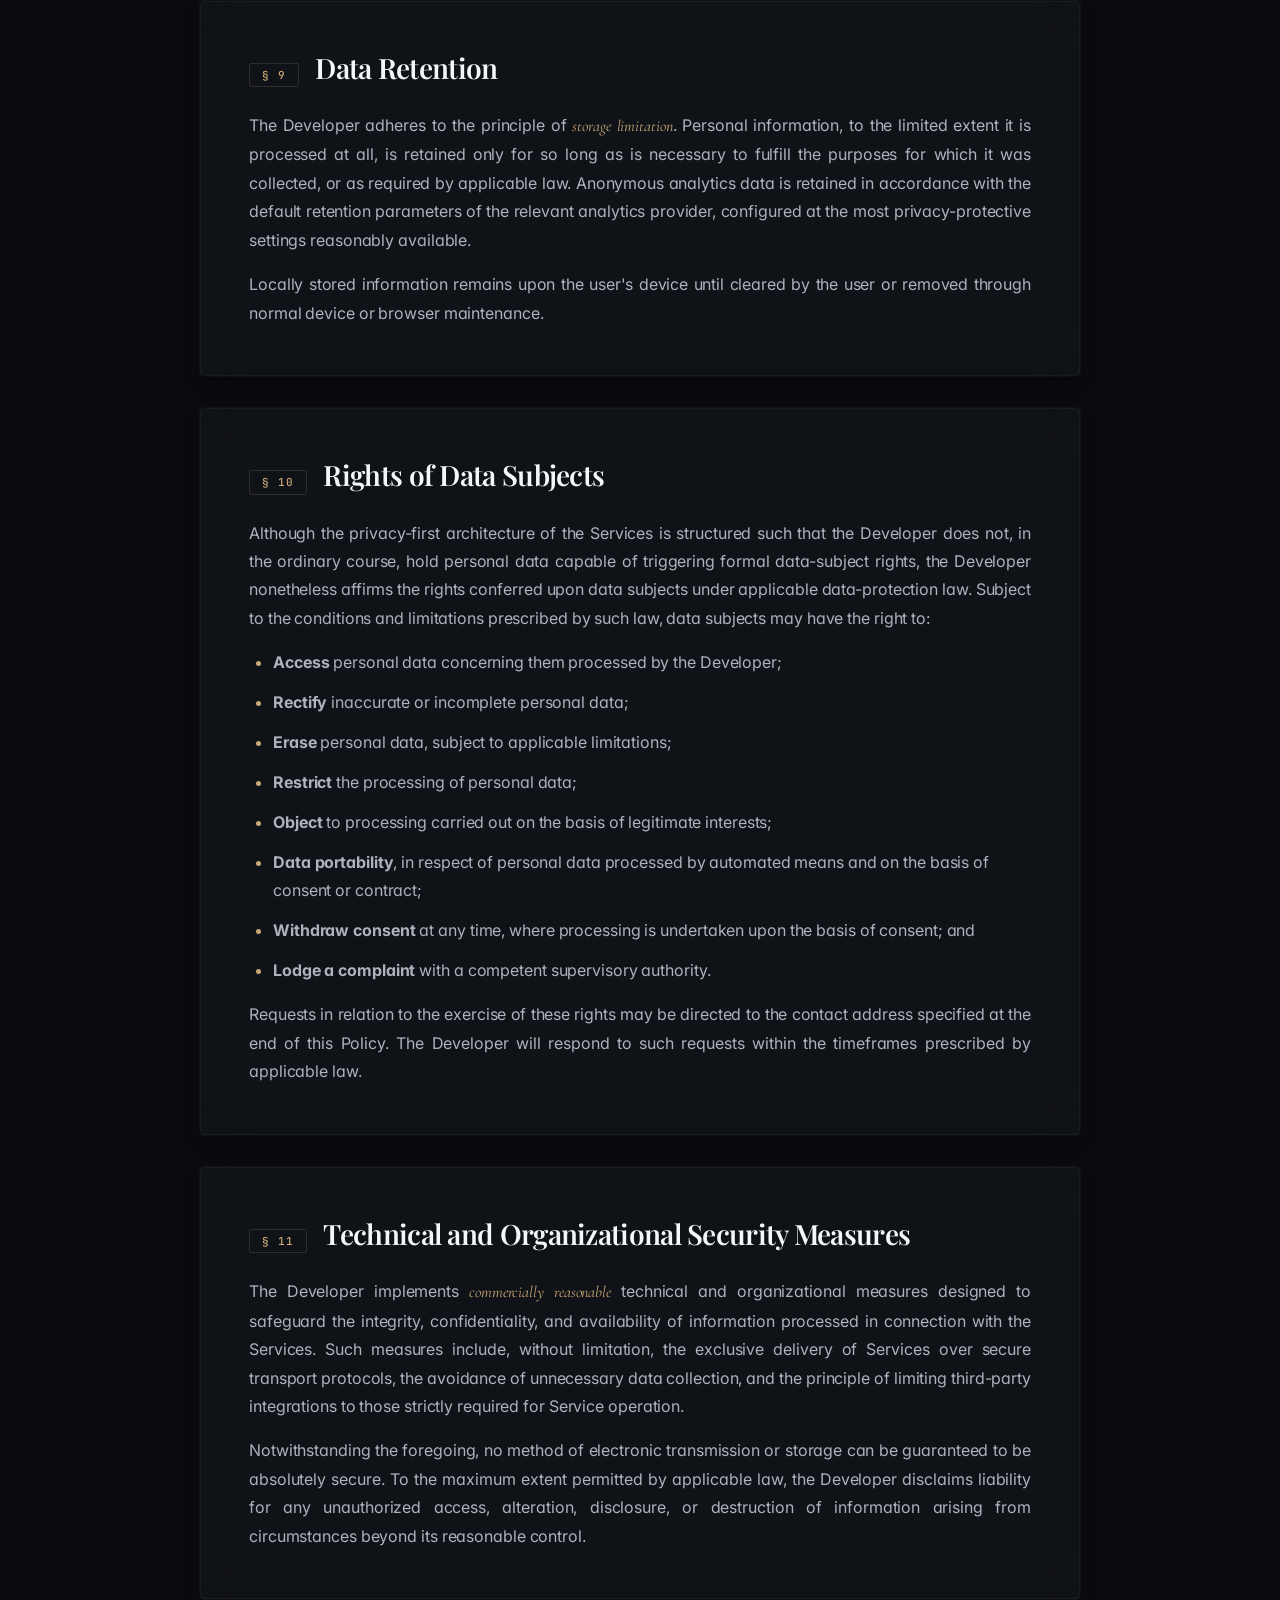
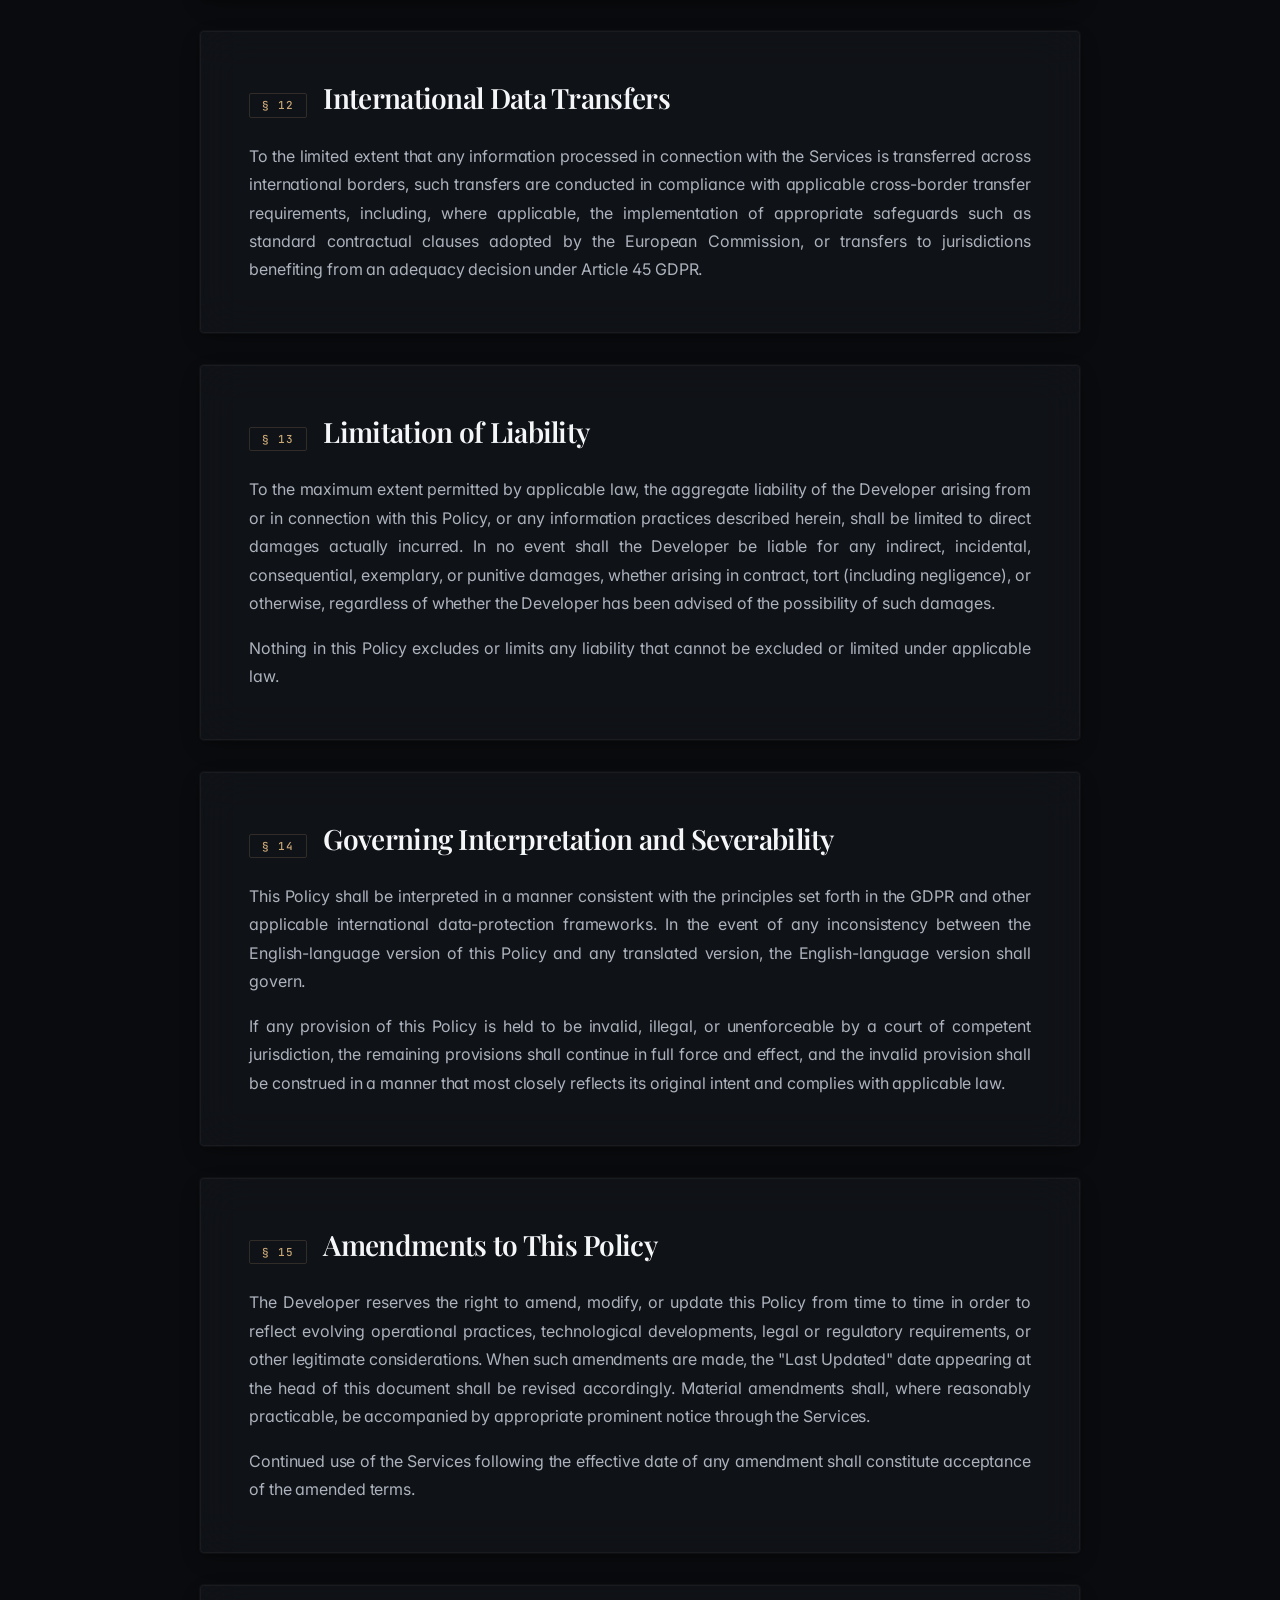
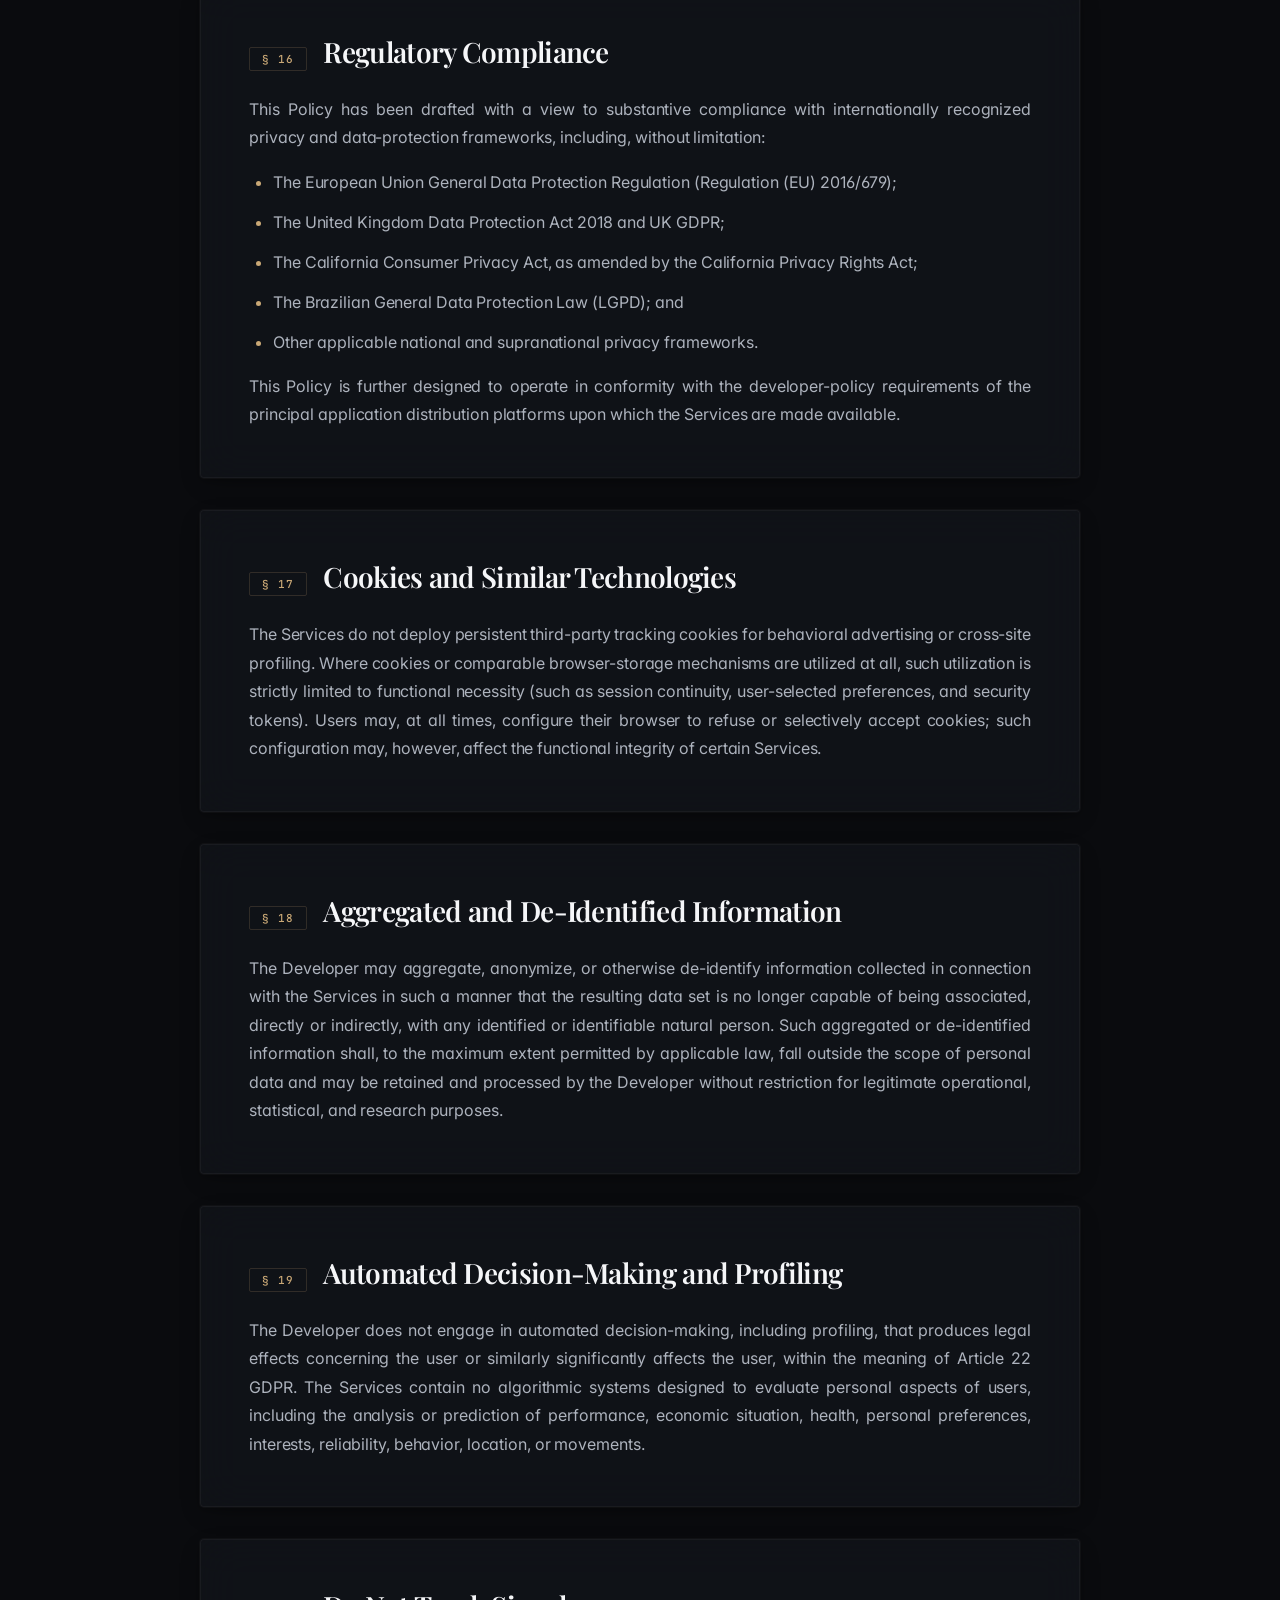
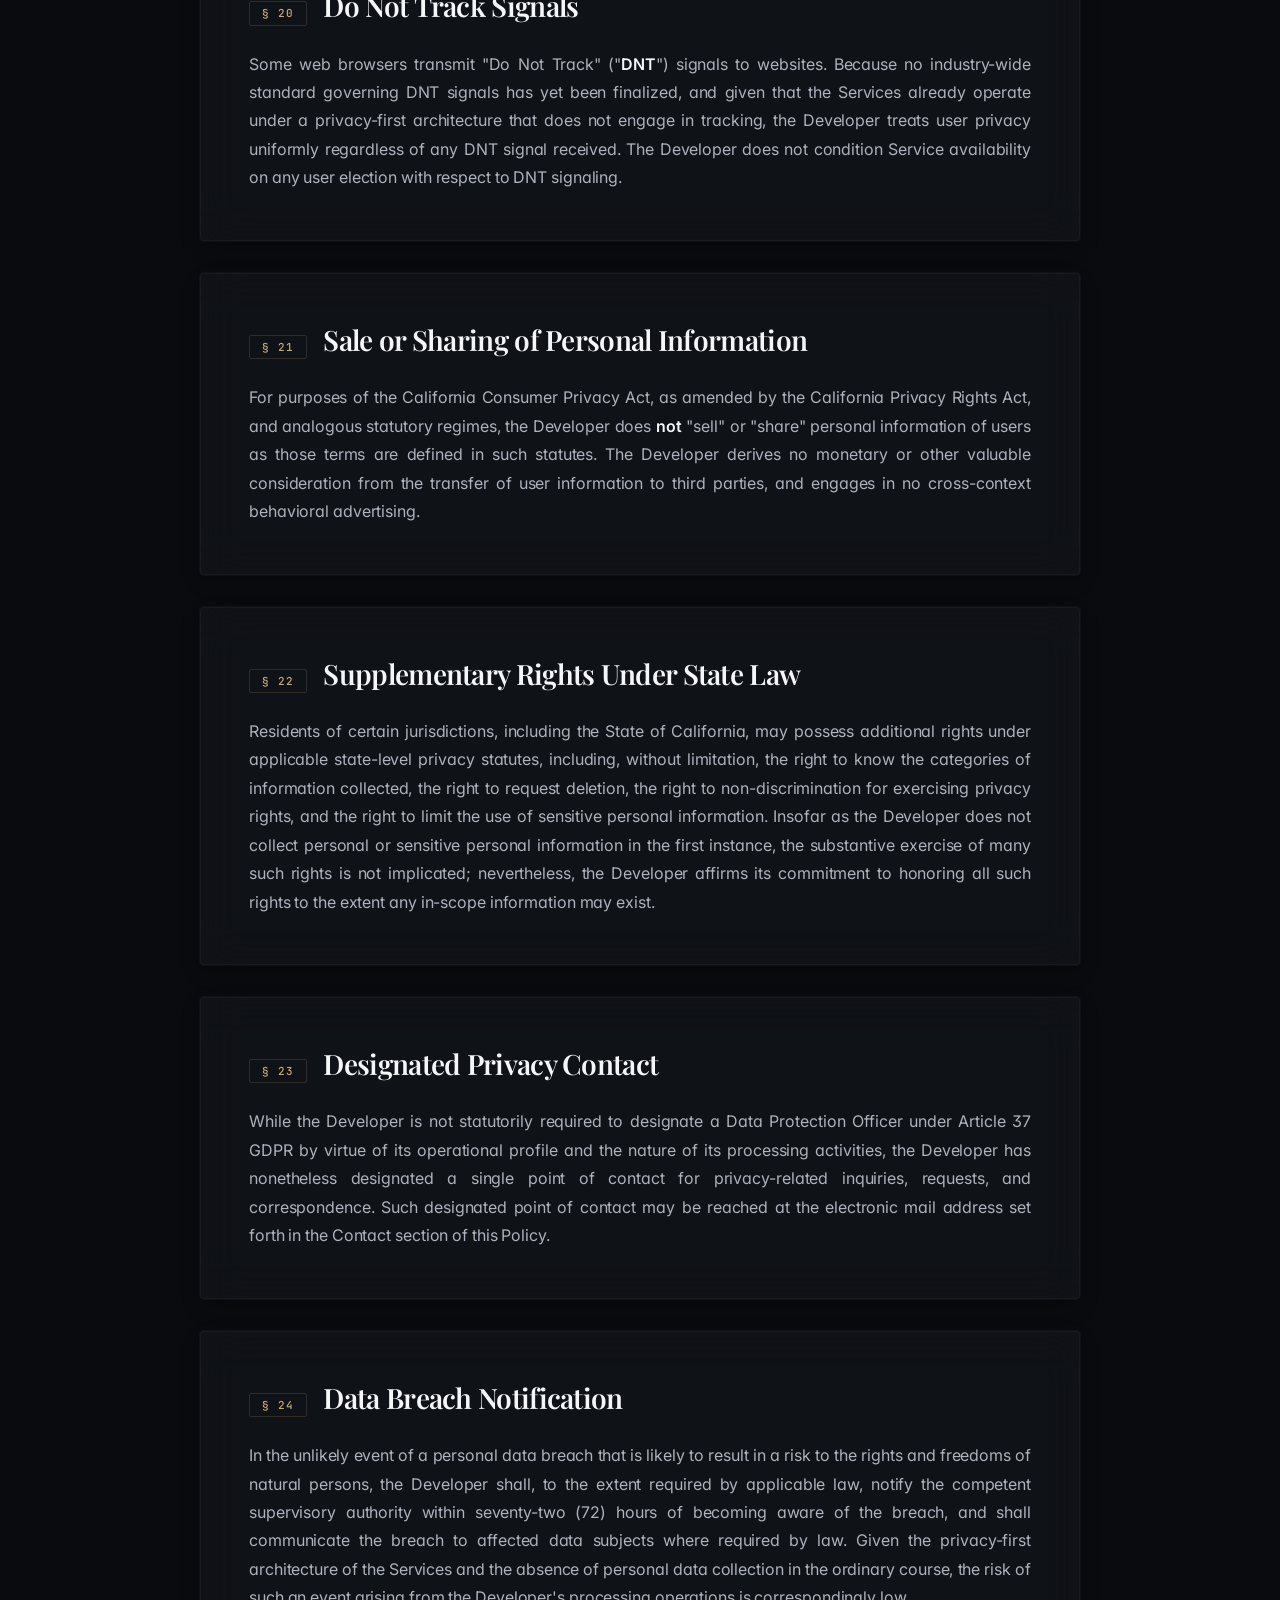
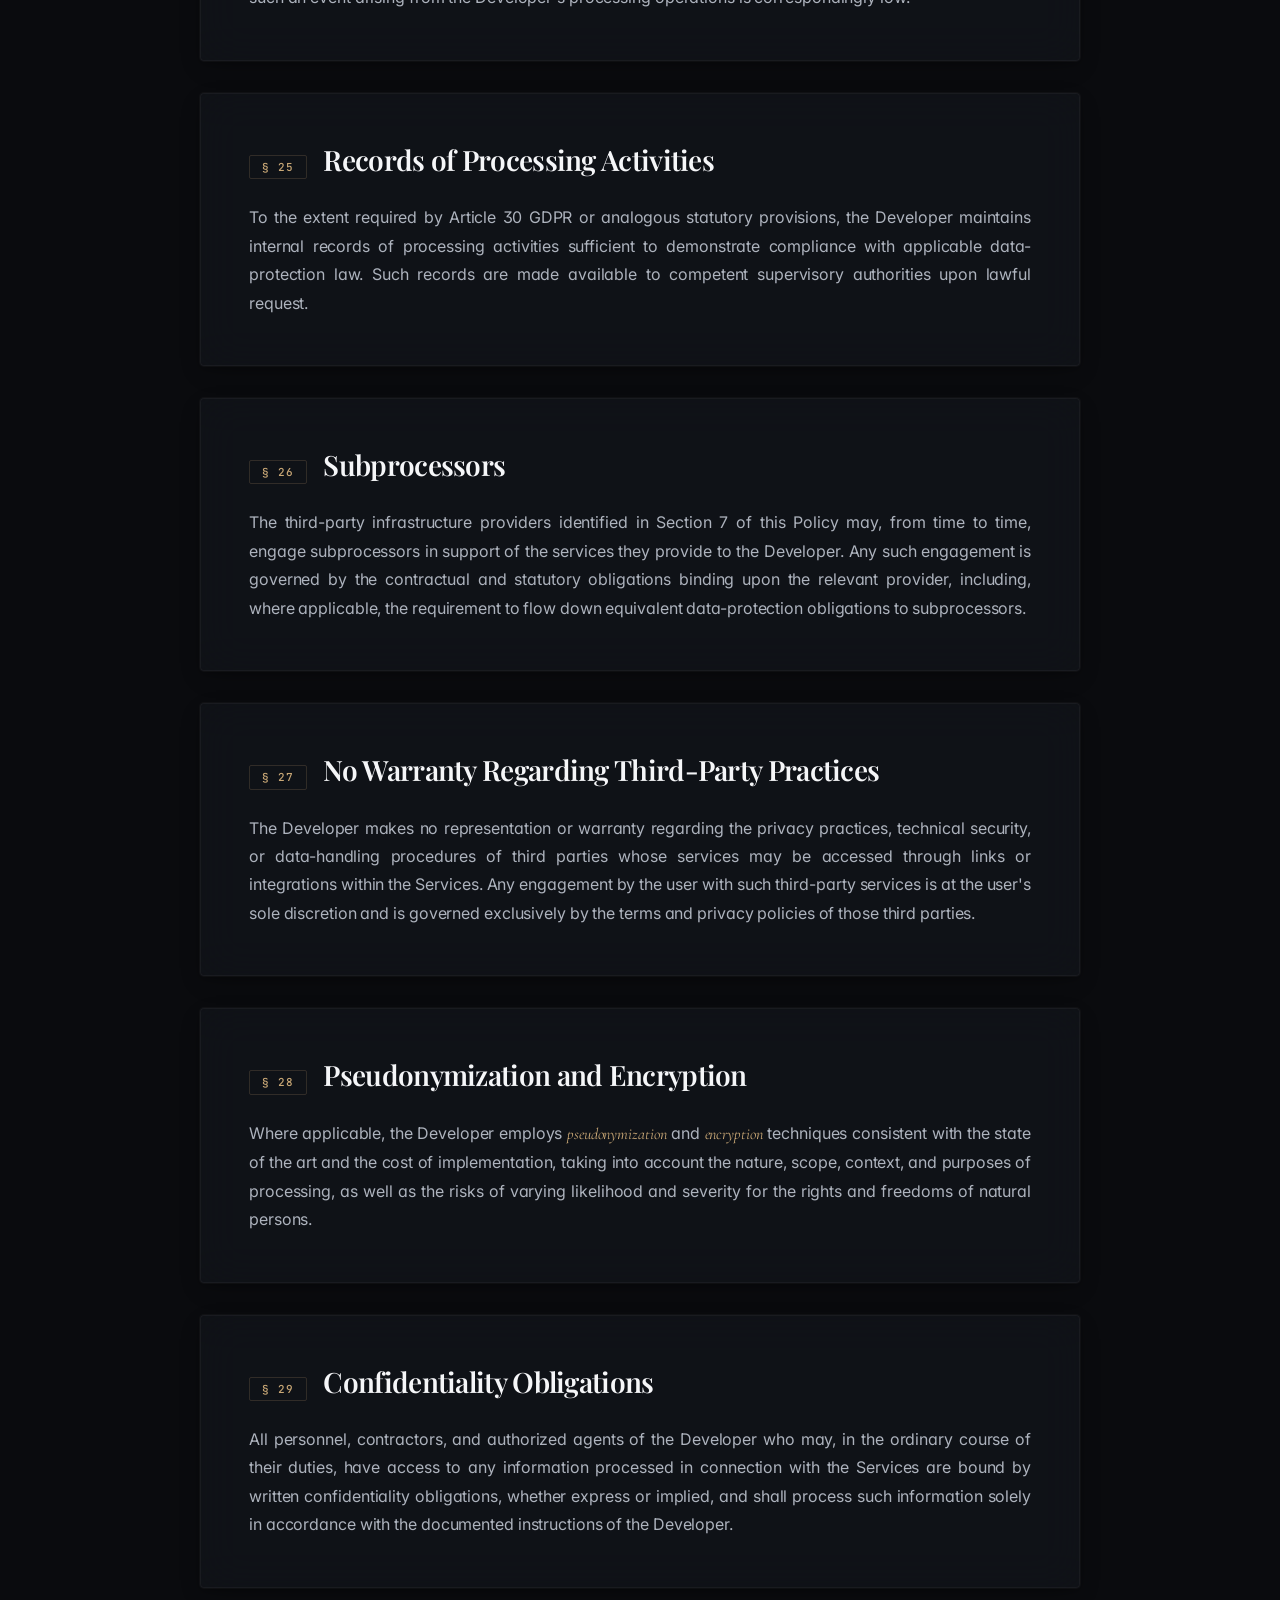
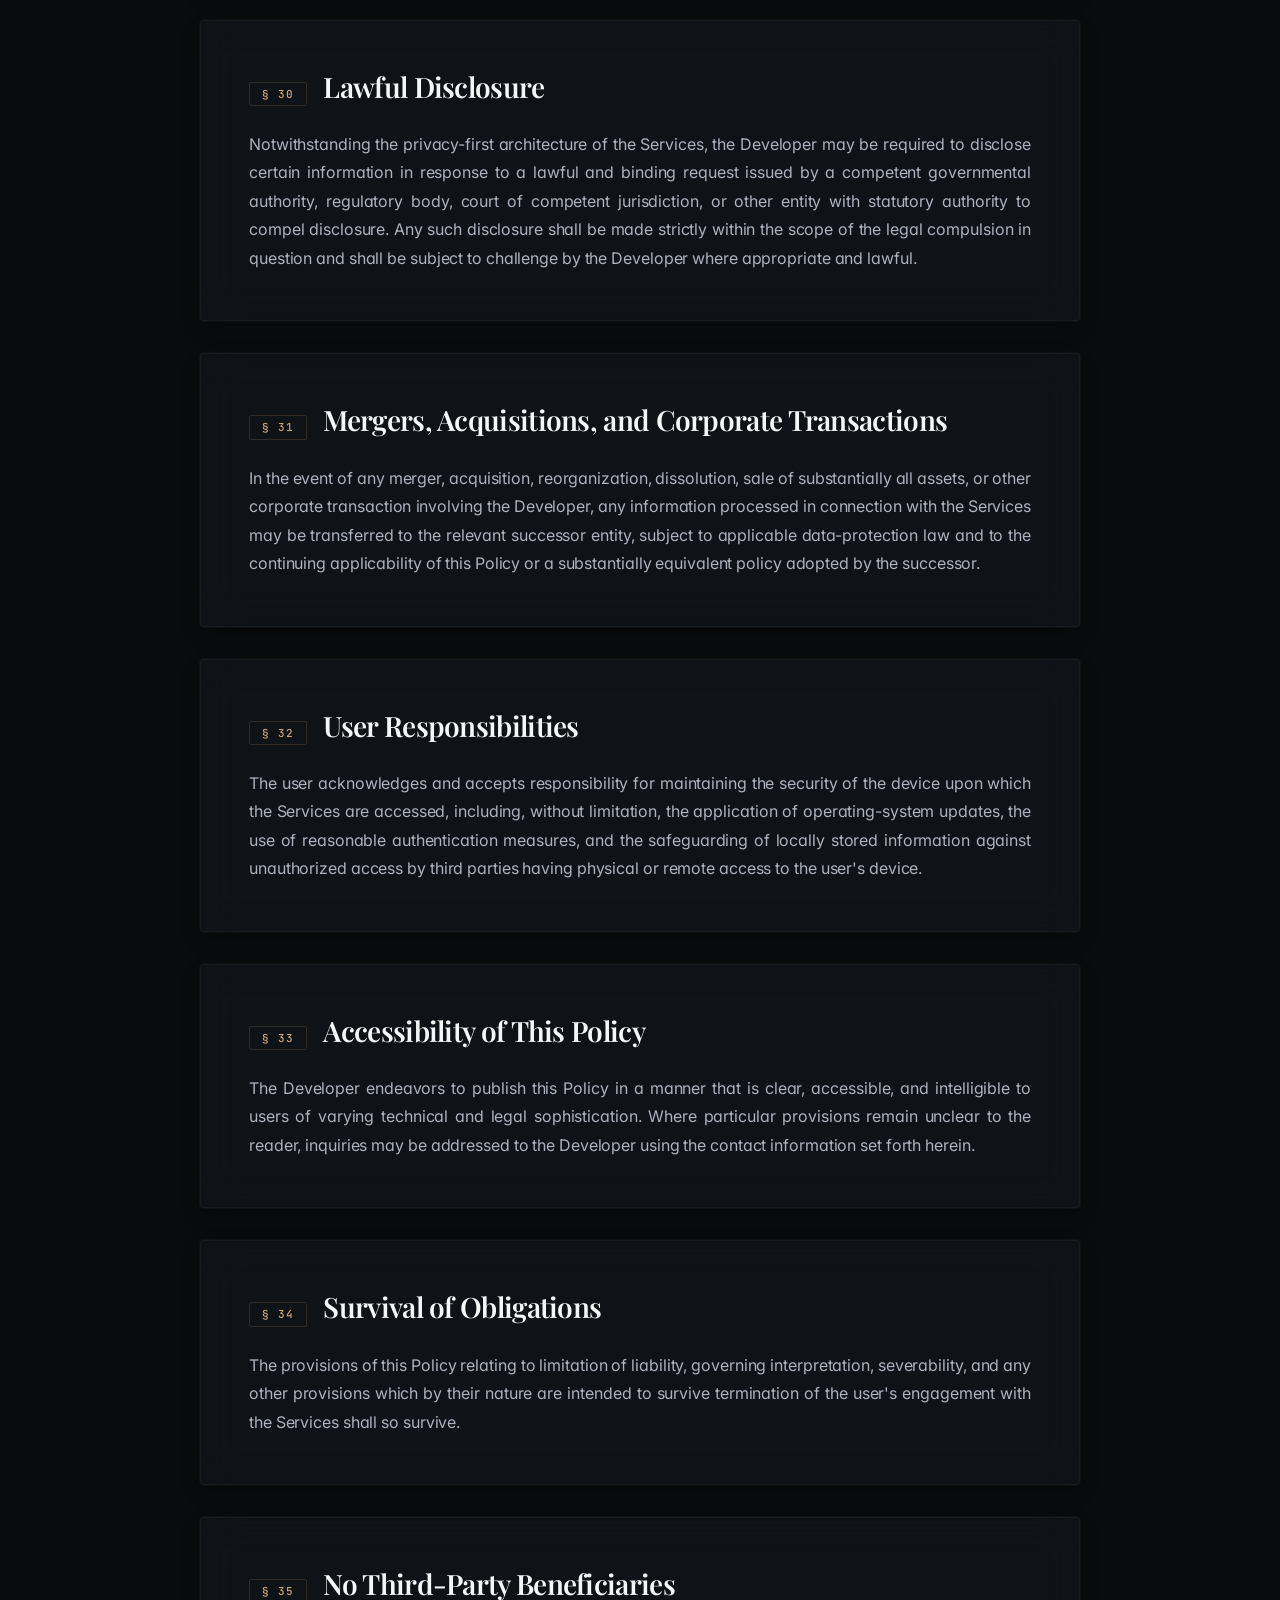
<file: privacy-policy.html>
<!DOCTYPE html>
<html lang="en" data-theme="dark">
<head>
<meta charset="UTF-8">
<meta name="viewport" content="width=device-width, initial-scale=1.0, viewport-fit=cover">
<meta name="google-site-verification" content="R5vb4CU6V3bAXJVknvbBZnLiOuZVA5vvj0L2Csh8__0" />

<!-- Google tag (gtag.js) -->
<script async src="https://www.googletagmanager.com/gtag/js?id=G-6YJYSNP6XB"></script>
<script>
  window.dataLayer = window.dataLayer || [];
  function gtag(){dataLayer.push(arguments);}
  gtag('js', new Date());
  gtag('config', 'G-6YJYSNP6XB');
</script>

<title>Privacy Policy — Lite Labs</title>
<meta name="description" content="Privacy Policy of Lite Labs — a conscious technology studio. Privacy-first architecture, anonymous analytics, no behavioral tracking.">
<meta name="robots" content="index, follow">
<meta name="theme-color" content="#0A0B0E" id="metaThemeColor">
<link rel="preconnect" href="https://fonts.googleapis.com">
<link rel="preconnect" href="https://fonts.gstatic.com" crossorigin>
<link href="https://fonts.googleapis.com/css2?family=Inter:wght@300;400;500;600;700&family=Playfair+Display:wght@400;500;600;700&family=Cormorant+Garamond:ital,wght@0,400;0,500;1,400;1,500&family=JetBrains+Mono:wght@400;500;600&display=swap" rel="stylesheet">
<style>
*, *::before, *::after { box-sizing: border-box; }
html { scroll-behavior: smooth; -webkit-text-size-adjust: 100%; text-size-adjust: 100%; }
html, body { margin: 0; padding: 0; }

:root, :root[data-theme="dark"] {
  --bg-0: #0A0B0E; --bg-1: #0F1115; --bg-2: #14171D; --bg-3: #1A1E26;
  --bg-glass: rgba(20, 23, 29, 0.62);
  --bg-glass-strong: rgba(20, 23, 29, 0.82);
  --tx-0: #F5F6F8; --tx-1: #E2E5EA; --tx-2: #ADB3BD; --tx-3: #6E7480; --tx-4: #4A4F58;
  --acc-0: #D9BC8B; --acc-1: #C9A876; --acc-2: #B5945F; --acc-warm: #B87333; --gold: #E8C977;
  --ln-1: rgba(255,255,255,0.04); --ln-2: rgba(255,255,255,0.06); --ln-3: rgba(255,255,255,0.10);
  --ln-warm-1: rgba(201,168,118,0.10); --ln-warm-2: rgba(201,168,118,0.18); --ln-warm-3: rgba(201,168,118,0.28);
  --grid-line: rgba(255,255,255,0.025);
  --skeleton-base: rgba(20,23,29,0.6);
  --skeleton-shine: rgba(201,168,118,0.08);
  --ao-1: 0 0 0 1px rgba(255,255,255,0.02), 0 1px 2px rgba(0,0,0,0.20);
  --ao-2: 0 0 0 1px rgba(255,255,255,0.03), 0 2px 8px rgba(0,0,0,0.25), 0 8px 24px -8px rgba(0,0,0,0.35);
  --ao-3: 0 0 0 1px rgba(255,255,255,0.04), 0 4px 12px rgba(0,0,0,0.30), 0 16px 40px -12px rgba(0,0,0,0.45), 0 32px 64px -24px rgba(0,0,0,0.50);
  --vignette: radial-gradient(ellipse 1400px 900px at 50% 50%, transparent 0%, transparent 65%, rgba(0,0,0,0.30) 100%);
  --cursor-glow: rgba(217, 188, 139, 0.10);
}

:root[data-theme="light"] {
  --bg-0: #F8F7F4; --bg-1: #F1EFEA; --bg-2: #ECE9E2; --bg-3: #E4E0D7;
  --bg-glass: rgba(255, 253, 248, 0.74);
  --bg-glass-strong: rgba(255, 253, 248, 0.88);
  --tx-0: #1A1C20; --tx-1: #2E3138; --tx-2: #5A5F69; --tx-3: #7E8490; --tx-4: #A8ACB4;
  --acc-0: #8A6E3F; --acc-1: #7A5F30; --acc-2: #6A511F; --acc-warm: #94501F; --gold: #B89048;
  --ln-1: rgba(26,28,32,0.06); --ln-2: rgba(26,28,32,0.10); --ln-3: rgba(26,28,32,0.14);
  --ln-warm-1: rgba(122,95,48,0.14); --ln-warm-2: rgba(122,95,48,0.22); --ln-warm-3: rgba(122,95,48,0.32);
  --grid-line: rgba(26,28,32,0.03);
  --skeleton-base: rgba(236,233,226,0.7);
  --skeleton-shine: rgba(122,95,48,0.10);
  --ao-1: 0 0 0 1px rgba(26,28,32,0.04), 0 1px 2px rgba(26,28,32,0.06);
  --ao-2: 0 0 0 1px rgba(26,28,32,0.05), 0 2px 8px rgba(26,28,32,0.08), 0 8px 24px -8px rgba(26,28,32,0.12);
  --ao-3: 0 0 0 1px rgba(26,28,32,0.06), 0 4px 12px rgba(26,28,32,0.10), 0 16px 40px -12px rgba(26,28,32,0.14), 0 32px 64px -24px rgba(26,28,32,0.18);
  --vignette: radial-gradient(ellipse 1400px 900px at 50% 50%, transparent 0%, transparent 65%, rgba(160,150,130,0.18) 100%);
  --cursor-glow: rgba(122, 95, 48, 0.12);
}

:root {
  --font-sans: 'Inter', -apple-system, BlinkMacSystemFont, 'SF Pro Display', system-ui, sans-serif;
  --font-display: 'Playfair Display', Georgia, serif;
  --font-italic: 'Cormorant Garamond', Georgia, serif;
  --font-mono: 'JetBrains Mono', ui-monospace, SFMono-Regular, monospace;
  --u-1: 4px; --u-2: 8px; --u-3: 12px; --u-4: 16px; --u-5: 24px;
  --u-6: 32px; --u-7: 48px; --u-8: 64px; --u-9: 96px;
  --gutter: clamp(20px, 5vw, 40px);
  --ease: cubic-bezier(0.16, 1, 0.3, 1);
}

body {
  font-family: var(--font-sans);
  background: var(--bg-0);
  color: var(--tx-1);
  font-size: 16px;
  line-height: 1.7;
  letter-spacing: -0.008em;
  font-feature-settings: 'ss01', 'cv11', 'kern';
  -webkit-font-smoothing: antialiased;
  -moz-osx-font-smoothing: grayscale;
  text-rendering: optimizeLegibility;
  min-height: 100vh;
  overflow-x: hidden;
  transition: background 0.6s var(--ease), color 0.6s var(--ease);
  -webkit-user-select: none;
  -moz-user-select: none;
  -ms-user-select: none;
  user-select: none;
}

@media (hover: hover) and (pointer: fine) {
  body { cursor: none; }
  a, button, [role="button"], input, textarea, label { cursor: none; }
}

/* All text content is locked — only interactive elements remain selectable */
a, a *, button, button *, input, textarea {
  -webkit-user-select: text;
  -moz-user-select: text;
  -ms-user-select: text;
  user-select: text;
}
a, button, input, textarea, [role="button"] { pointer-events: auto; }
img, svg, picture, video {
  -webkit-user-drag: none;
  user-drag: none;
  -webkit-touch-callout: none;
}

/* Backgrounds */
.bg-mesh {
  position: fixed; inset: 0; z-index: 0; pointer-events: none;
  background:
    radial-gradient(ellipse 1600px 1000px at 12% -6%, rgba(217,188,139,0.040), transparent 55%),
    radial-gradient(ellipse 1300px 900px at 90% 108%, rgba(184,115,51,0.028), transparent 55%),
    radial-gradient(ellipse 1100px 750px at 50% 55%, rgba(78,96,124,0.022), transparent 70%);
  transition: opacity 0.6s var(--ease);
}
:root[data-theme="light"] .bg-mesh {
  background:
    radial-gradient(ellipse 1600px 1000px at 12% -6%, rgba(184,144,72,0.050), transparent 55%),
    radial-gradient(ellipse 1300px 900px at 90% 108%, rgba(148,80,31,0.028), transparent 55%),
    radial-gradient(ellipse 1100px 750px at 50% 55%, rgba(78,96,124,0.020), transparent 70%);
}
.bg-grid {
  position: fixed; inset: 0; z-index: 0; pointer-events: none;
  background-image:
    linear-gradient(to right, var(--grid-line) 1px, transparent 1px),
    linear-gradient(to bottom, var(--grid-line) 1px, transparent 1px);
  background-size: 80px 80px;
  mask-image: radial-gradient(ellipse 1200px 800px at 50% 30%, rgba(0,0,0,0.55) 0%, transparent 80%);
  -webkit-mask-image: radial-gradient(ellipse 1200px 800px at 50% 30%, rgba(0,0,0,0.55) 0%, transparent 80%);
}
.bg-grain {
  position: fixed; inset: 0; z-index: 1; pointer-events: none;
  opacity: 0.022; mix-blend-mode: overlay;
  background-image: url("data:image/svg+xml;utf8,<svg xmlns='http://www.w3.org/2000/svg' width='240' height='240' viewBox='0 0 240 240'><filter id='n'><feTurbulence type='fractalNoise' baseFrequency='0.85' numOctaves='2' seed='5'/><feColorMatrix values='0 0 0 0 1 0 0 0 0 1 0 0 0 0 1 0 0 0 0.5 0'/></filter><rect width='100%' height='100%' filter='url(%23n)'/></svg>");
}
:root[data-theme="light"] .bg-grain { opacity: 0.035; mix-blend-mode: multiply; }
.bg-vignette {
  position: fixed; inset: 0; z-index: 2; pointer-events: none;
  background: var(--vignette);
}

/* Custom Glow Cursor */
.cursor-glow {
  position: fixed; top: 0; left: 0;
  width: 480px; height: 480px;
  border-radius: 50%;
  background: radial-gradient(circle, var(--cursor-glow) 0%, transparent 60%);
  pointer-events: none; z-index: 3;
  transform: translate(-50%, -50%);
  transition: opacity 0.4s var(--ease);
  opacity: 0;
  will-change: transform, opacity;
}
.cursor-dot {
  position: fixed; top: 0; left: 0;
  width: 8px; height: 8px;
  border-radius: 50%;
  background: var(--acc-1);
  pointer-events: none; z-index: 9999;
  transform: translate(-50%, -50%);
  transition: opacity 0.3s var(--ease), width 0.3s var(--ease), height 0.3s var(--ease);
  opacity: 0;
  box-shadow: 0 0 10px var(--acc-1);
  will-change: transform;
}
.cursor-dot.hovering { width: 32px; height: 32px; background: transparent; border: 1px solid var(--acc-1); }
@media (hover: none) {
  .cursor-glow, .cursor-dot { display: none; }
}

/* Skeleton Loader */
.skeleton-overlay {
  position: fixed; inset: 0;
  z-index: 9000;
  background: var(--bg-0);
  display: flex; align-items: center; justify-content: center;
  flex-direction: column;
  gap: 24px;
  transition: opacity 0.6s var(--ease), visibility 0.6s var(--ease);
}
.skeleton-overlay.done { opacity: 0; visibility: hidden; pointer-events: none; }
.skeleton-bar {
  height: 14px;
  border-radius: 2px;
  background: linear-gradient(90deg,
    var(--skeleton-base) 0%,
    var(--skeleton-shine) 50%,
    var(--skeleton-base) 100%);
  background-size: 200% 100%;
  animation: shimmer 1.2s linear infinite;
}
.skeleton-bar.w-1 { width: 200px; }
.skeleton-bar.w-2 { width: 320px; height: 28px; }
.skeleton-bar.w-3 { width: 160px; }
@keyframes shimmer {
  0% { background-position: 200% 0; }
  100% { background-position: -200% 0; }
}

/* ─── CINEMATIC PAGE TRANSITION ─── */
.page-transition {
  position: fixed;
  inset: 0;
  z-index: 9500;
  pointer-events: none;
  background: var(--bg-0);
  transform: translateY(0);
  transition: transform 1.0s cubic-bezier(0.86, 0, 0.07, 1);
}
.page-transition.lift {
  transform: translateY(-100%);
}

/* Reading progress — 2px */
.reading-progress {
  position: fixed; top: 0; left: 0;
  height: 2px; width: 0%;
  background: linear-gradient(90deg, var(--acc-1), var(--gold), var(--acc-1));
  z-index: 300;
  box-shadow: 0 0 12px rgba(232, 201, 119, 0.5);
  transition: width 0.15s linear;
}

/* Theme toggle */
.theme-toggle {
  position: fixed;
  top: 22px; right: var(--gutter);
  width: 40px; height: 40px;
  display: flex; align-items: center; justify-content: center;
  background: var(--bg-glass-strong);
  backdrop-filter: blur(16px) saturate(140%);
  -webkit-backdrop-filter: blur(16px) saturate(140%);
  border: 1px solid var(--ln-warm-2);
  border-radius: 50%;
  color: var(--tx-2);
  z-index: 200;
  transition: all 0.5s var(--ease);
  box-shadow: var(--ao-2);
}
.theme-toggle:hover {
  color: var(--acc-1);
  border-color: var(--acc-1);
  transform: rotate(15deg);
}
.theme-toggle svg { width: 16px; height: 16px; }
.theme-toggle .icon-sun { display: none; }
.theme-toggle .icon-moon { display: block; }
:root[data-theme="light"] .theme-toggle .icon-sun { display: block; }
:root[data-theme="light"] .theme-toggle .icon-moon { display: none; }

/* Back arrow */
.back-arrow {
  position: fixed;
  top: 22px; left: var(--gutter);
  padding: 10px 18px;
  display: inline-flex; align-items: center;
  background: var(--bg-glass-strong);
  backdrop-filter: blur(16px) saturate(140%);
  -webkit-backdrop-filter: blur(16px) saturate(140%);
  border: 1px solid var(--ln-warm-2);
  border-radius: 2px;
  color: var(--acc-1);
  text-decoration: none;
  z-index: 200;
  box-shadow: var(--ao-2);
  font-family: var(--font-italic);
  font-size: 15px;
  font-style: italic;
  font-weight: 500;
  letter-spacing: 0.05em;
  transition: all 0.5s var(--ease);
}
.back-arrow:hover {
  color: var(--tx-0);
  border-color: var(--acc-1);
  transform: translateX(-3px);
  box-shadow: var(--ao-3), 0 12px 32px -12px rgba(201, 168, 118, 0.45);
}

/* Auto-hide on scroll down — reveal on scroll up */
.back-arrow.hidden-on-scroll,
.theme-toggle.hidden-on-scroll {
  opacity: 0;
  visibility: hidden;
  transform: translateY(-12px);
  pointer-events: none;
}

.container {
  position: relative; z-index: 10;
  max-width: 960px;
  margin: 0 auto;
  padding: var(--u-9) var(--gutter) var(--u-9);
}

/* Masthead */
.masthead {
  text-align: center;
  margin-bottom: var(--u-8);
  padding-bottom: var(--u-7);
  border-bottom: 1px solid var(--ln-2);
  opacity: 0;
  animation: fadeUp 1.2s 0.2s var(--ease) forwards;
}
.firm-mark {
  font-family: var(--font-italic);
  font-size: clamp(36px, 5vw, 52px);
  font-style: italic; font-weight: 500;
  letter-spacing: 0.04em;
  background: linear-gradient(180deg, var(--tx-0) 0%, var(--tx-1) 55%, var(--tx-2) 100%);
  -webkit-background-clip: text;
  background-clip: text;
  -webkit-text-fill-color: transparent;
  line-height: 1.1;
  margin-bottom: var(--u-3);
}
.firm-tag {
  font-family: var(--font-mono);
  font-size: 10.5px; font-weight: 500;
  letter-spacing: 0.36em; text-transform: uppercase;
  color: var(--tx-3);
  margin-bottom: var(--u-6);
}
.firm-rule {
  display: flex; align-items: center; justify-content: center;
  max-width: 200px; margin: 0 auto;
}
.firm-rule::before, .firm-rule::after {
  content: ''; flex: 1; height: 1px;
  background: linear-gradient(90deg, transparent, var(--ln-warm-2), transparent);
}
.firm-rule-dot {
  width: 5px; height: 5px;
  background: var(--acc-1);
  transform: rotate(45deg);
  margin: 0 var(--u-4);
  box-shadow: 0 0 10px rgba(201, 168, 118, 0.5);
}

h1 {
  font-family: var(--font-display);
  font-weight: 500;
  font-size: clamp(46px, 7vw, 72px);
  line-height: 1.05;
  letter-spacing: -0.03em;
  text-align: center;
  margin: 0 0 var(--u-7);
  color: var(--tx-0);
  opacity: 0;
  animation: fadeUp 1.4s 0.4s var(--ease) forwards;
}

/* Doc meta — glass card */
.doc-meta {
  display: grid;
  grid-template-columns: repeat(2, 1fr);
  gap: var(--u-5);
  margin: 0 0 var(--u-8);
  padding: var(--u-6);
  background: var(--bg-glass);
  backdrop-filter: blur(24px) saturate(140%);
  -webkit-backdrop-filter: blur(24px) saturate(140%);
  border: 1px solid var(--ln-warm-2);
  border-radius: 4px;
  box-shadow: var(--ao-3);
  opacity: 0;
  animation: fadeUp 1.4s 0.6s var(--ease) forwards;
}
.doc-meta-item {
  display: flex; flex-direction: column; gap: var(--u-1);
}
.doc-meta-label {
  font-family: var(--font-mono);
  font-size: 9.5px; font-weight: 500;
  letter-spacing: 0.20em; text-transform: uppercase;
  color: var(--tx-4);
}
.doc-meta-value {
  font-family: var(--font-italic);
  font-style: italic;
  font-size: 16px; font-weight: 500;
  letter-spacing: 0.01em;
  color: var(--tx-0);
}

/* Preamble */
.preamble {
  margin-bottom: var(--u-9);
  padding: var(--u-7) 0;
  border-top: 1px solid var(--ln-warm-2);
  border-bottom: 1px solid var(--ln-warm-2);
  position: relative;
}
.preamble-eyebrow {
  font-family: var(--font-mono);
  font-size: 10px; font-weight: 500;
  letter-spacing: 0.36em; text-transform: uppercase;
  color: var(--acc-1);
  text-align: center;
  margin-bottom: var(--u-5);
}
.preamble p {
  font-family: var(--font-sans);
  font-size: 16.5px; font-weight: 400;
  line-height: 1.78;
  letter-spacing: -0.006em;
  color: var(--tx-2);
  margin: 0 0 var(--u-4);
  text-align: justify;
  hyphens: auto;
  -webkit-hyphens: auto;
}
.preamble p:last-child { margin-bottom: 0; }
.preamble p:first-of-type::first-letter {
  font-family: var(--font-display);
  font-size: 4em; font-weight: 700;
  float: left;
  line-height: 0.9;
  margin: 6px 12px 0 0;
  background: linear-gradient(180deg, var(--acc-0), var(--acc-2));
  -webkit-background-clip: text;
  background-clip: text;
  -webkit-text-fill-color: transparent;
}
.preamble p strong { color: var(--tx-0); font-weight: 600; }
.preamble p em { font-family: var(--font-italic); font-style: italic; color: var(--acc-1); }

/* Section — glass cards with dynamic border masking */
section {
  position: relative;
  margin-bottom: var(--u-6);
  padding: var(--u-7);
  background: var(--bg-glass);
  backdrop-filter: blur(20px) saturate(130%);
  -webkit-backdrop-filter: blur(20px) saturate(130%);
  border: 1px solid var(--ln-1);
  border-radius: 4px;
  box-shadow: var(--ao-2);
  opacity: 0;
  transform: translateY(20px);
  transition: opacity 1.0s var(--ease), transform 1.0s var(--ease), border-color 0.5s var(--ease), box-shadow 0.5s var(--ease);
  overflow: hidden;
}
section.in { opacity: 1; transform: translateY(0); }
section::before {
  content: '';
  position: absolute;
  inset: 0;
  border-radius: 4px;
  padding: 1px;
  background: linear-gradient(135deg, var(--ln-warm-2) 0%, transparent 25%, transparent 75%, var(--ln-warm-1) 100%);
  -webkit-mask:
    linear-gradient(#fff 0 0) content-box,
    linear-gradient(#fff 0 0);
  -webkit-mask-composite: xor;
          mask-composite: exclude;
  pointer-events: none;
  opacity: 0;
  transition: opacity 0.6s var(--ease);
}
section:hover {
  border-color: var(--ln-warm-1);
  box-shadow: var(--ao-3);
}
section:hover::before { opacity: 1; }

section h2 {
  font-family: var(--font-display);
  font-weight: 600;
  font-size: clamp(22px, 2.6vw, 28px);
  line-height: 1.3;
  letter-spacing: -0.025em;
  color: var(--tx-0);
  margin: 0 0 var(--u-5);
  display: flex;
  align-items: baseline;
  gap: var(--u-4);
}
.sec-num {
  flex: none;
  padding: var(--u-1) var(--u-3);
  border: 1px solid var(--ln-warm-2);
  border-radius: 2px;
  font-family: var(--font-mono);
  font-size: 11px; font-weight: 500;
  letter-spacing: 0.1em; text-transform: uppercase;
  color: var(--acc-1);
}
section p {
  font-family: var(--font-sans);
  font-size: 16px; font-weight: 400;
  line-height: 1.78;
  letter-spacing: -0.006em;
  color: var(--tx-2);
  margin: 0 0 var(--u-4);
  text-align: justify;
  hyphens: auto;
  -webkit-hyphens: auto;
}
section p:last-child { margin-bottom: 0; }
section p strong { color: var(--tx-0); font-weight: 600; }
section p em { font-family: var(--font-italic); font-style: italic; color: var(--acc-1); }
section ul, section ol { padding-left: var(--u-5); margin: var(--u-4) 0; }
section li {
  font-family: var(--font-sans);
  font-size: 16px;
  line-height: 1.75;
  letter-spacing: -0.006em;
  color: var(--tx-2);
  margin-bottom: var(--u-3);
}
section li::marker { color: var(--acc-1); }
section a {
  color: var(--acc-1);
  text-decoration: none;
  border-bottom: 1px solid var(--ln-warm-2);
  transition: all 0.3s var(--ease);
}
section a:hover {
  color: var(--tx-0);
  border-bottom-color: var(--acc-1);
}

/* Signature block */
.signature-block {
  margin-top: var(--u-9);
  padding: var(--u-8) 0 var(--u-7);
  border-top: 1px solid var(--ln-warm-2);
  text-align: center;
}
.signature-mark {
  font-family: var(--font-italic);
  font-style: italic;
  font-size: clamp(32px, 4.5vw, 42px);
  font-weight: 500;
  letter-spacing: 0.04em;
  background: linear-gradient(180deg, var(--tx-0) 0%, var(--tx-1) 55%, var(--tx-2) 100%);
  -webkit-background-clip: text;
  background-clip: text;
  -webkit-text-fill-color: transparent;
  line-height: 1.1;
  margin-bottom: var(--u-3);
}
.signature-line {
  font-family: var(--font-mono);
  font-size: 10.5px; font-weight: 500;
  letter-spacing: 0.28em; text-transform: uppercase;
  color: var(--tx-3);
  margin: var(--u-2) 0;
}
.signature-divider {
  width: 60px; height: 1px;
  background: var(--ln-warm-2);
  margin: var(--u-5) auto;
}
.copyright-notice {
  margin-top: var(--u-6);
  font-family: var(--font-mono);
  font-size: 10px;
  letter-spacing: 0.10em;
  line-height: 2;
  color: var(--tx-4);
}

/* ─── RETURN HOME BUTTON ─── */
.return-home-btn {
  display: inline-flex;
  align-items: center;
  gap: 12px;
  margin-top: 40px;
  padding: 16px 36px;
  background: linear-gradient(180deg, rgba(201,168,118,0.04), rgba(201,168,118,0.08));
  border: 1px solid var(--ln-warm-2);
  border-radius: 2px;
  color: var(--acc-1);
  text-decoration: none;
  font-family: var(--font-mono);
  font-size: 10.5px;
  font-weight: 500;
  letter-spacing: 0.22em;
  text-transform: uppercase;
  position: relative;
  overflow: hidden;
  box-shadow: var(--ao-1);
  transition: all 0.5s var(--ease);
}
.return-home-btn::before {
  content: '';
  position: absolute;
  inset: 0;
  background: linear-gradient(90deg, transparent, rgba(201, 168, 118, 0.14), transparent);
  transform: translateX(-100%);
  transition: transform 0.8s var(--ease);
}
.return-home-btn:hover {
  color: var(--tx-0);
  border-color: var(--acc-1);
  transform: translateY(-2px);
  box-shadow: var(--ao-2), 0 16px 40px -20px rgba(201, 168, 118, 0.45);
}
.return-home-btn:hover::before { transform: translateX(100%); }
.return-home-arrow {
  font-size: 14px;
  transition: transform 0.4s var(--ease);
}
.return-home-btn:hover .return-home-arrow { transform: translateX(6px); }

/* Back to top */
.back-to-top {
  position: fixed;
  bottom: 24px; right: 24px;
  width: 44px; height: 44px;
  display: flex; align-items: center; justify-content: center;
  background: var(--bg-glass-strong);
  backdrop-filter: blur(16px) saturate(140%);
  -webkit-backdrop-filter: blur(16px) saturate(140%);
  border: 1px solid var(--ln-warm-2);
  border-radius: 50%;
  color: var(--acc-1);
  cursor: pointer;
  opacity: 0;
  visibility: hidden;
  transform: translateY(20px);
  transition: opacity 0.5s var(--ease), visibility 0.5s var(--ease), transform 0.5s var(--ease), color 0.5s var(--ease), border-color 0.5s var(--ease);
  z-index: 99;
  box-shadow: var(--ao-2);
}
.back-to-top.visible { opacity: 1; visibility: visible; transform: translateY(0); }
.back-to-top:hover {
  color: var(--tx-0);
  border-color: var(--acc-1);
  transform: translateY(-4px);
  box-shadow: var(--ao-3), 0 12px 32px -12px rgba(201, 168, 118, 0.45);
}
.back-to-top svg { width: 18px; height: 18px; }

@keyframes fadeUp {
  from { opacity: 0; transform: translateY(20px); }
  to { opacity: 1; transform: translateY(0); }
}
@media (prefers-reduced-motion: reduce) {
  *, *::before, *::after { animation-duration: 0.01ms !important; transition-duration: 0.01ms !important; }
  section { opacity: 1; transform: none; }
}

@media (min-width: 1600px) {
  :root { --gutter: 48px; }
  .container { max-width: 1080px; }
}

@media (max-width: 720px) {
  .container { padding: 80px 20px 80px; }
  .doc-meta { grid-template-columns: 1fr; padding: 24px; gap: 16px; }
  .back-arrow, .theme-toggle { top: 16px; }
  .back-arrow { left: 16px; padding: 8px 14px; font-size: 14px; }
  .theme-toggle { width: 38px; height: 38px; }
  .theme-toggle { right: 16px; }
  section { padding: var(--u-6); }
  section h2 { flex-wrap: wrap; gap: 10px; font-size: 20px; }
  .preamble p:first-of-type::first-letter { font-size: 3.4em; }
  body { font-size: 15.5px; }
  .preamble p, section p, section li { font-size: 15.5px; }
  .back-to-top { bottom: 16px; right: 16px; width: 40px; height: 40px; }
  .bg-grid { background-size: 60px 60px; }
}

a:focus-visible, button:focus-visible {
  outline: 2px solid var(--acc-1);
  outline-offset: 3px;
  border-radius: 2px;
}
</style>
</head>
<body>

<!-- Skeleton loader -->
<div class="skeleton-overlay" id="skeletonOverlay">
  <div class="skeleton-bar w-1"></div>
  <div class="skeleton-bar w-2"></div>
  <div class="skeleton-bar w-3"></div>
</div>

<!-- Background layers -->
<div class="bg-mesh"></div>
<div class="bg-grid"></div>
<div class="bg-grain"></div>
<div class="bg-vignette"></div>

<!-- Custom glow cursor -->
<div class="cursor-glow" id="cursorGlow"></div>
<div class="cursor-dot" id="cursorDot"></div>

<!-- Cinematic page-transition curtain -->
<div class="page-transition" id="pageTransition"></div>

<!-- Reading progress bar (2px) -->
<div class="reading-progress" id="readingProgress"></div>

<!-- Back to Lite Labs -->
<a href="https://lite-labs.netlify.app/" class="back-arrow" title="Back to Lite Labs" aria-label="Back to Lite Labs" draggable="false">
  Lite Labs
</a>

<!-- Theme toggle -->
<button class="theme-toggle" id="themeToggle" aria-label="Toggle theme" type="button">
  <svg class="icon-moon" viewBox="0 0 24 24" fill="none" stroke="currentColor" stroke-width="2" stroke-linecap="round" stroke-linejoin="round"><path d="M21 12.79A9 9 0 1 1 11.21 3 7 7 0 0 0 21 12.79z"/></svg>
  <svg class="icon-sun" viewBox="0 0 24 24" fill="none" stroke="currentColor" stroke-width="2" stroke-linecap="round" stroke-linejoin="round"><circle cx="12" cy="12" r="4"/><path d="M12 2v2M12 20v2M4.93 4.93l1.41 1.41M17.66 17.66l1.41 1.41M2 12h2M20 12h2M4.93 19.07l1.41-1.41M17.66 6.34l1.41-1.41"/></svg>
</button>

<div class="container">

<header class="masthead">
  <div class="firm-mark">Lite Labs</div>
  <div class="firm-tag">The Conscious Harmony Studio</div>
  <div class="firm-rule">
    <span class="firm-rule-dot"></span>
  </div>
</header>

<h1>Privacy Policy</h1>

<div class="doc-meta">
  <div class="doc-meta-item">
    <span class="doc-meta-label">Effective Date</span>
    <span class="doc-meta-value">January 2026</span>
  </div>
  <div class="doc-meta-item">
    <span class="doc-meta-label">Last Updated</span>
    <span class="doc-meta-value">January 2026</span>
  </div>
  <div class="doc-meta-item">
    <span class="doc-meta-label">Document Reference</span>
    <span class="doc-meta-value">LL-PRIV-2026.01</span>
  </div>
  <div class="doc-meta-item">
    <span class="doc-meta-label">Jurisdictional Scope</span>
    <span class="doc-meta-value">Global</span>
  </div>
</div>
<div class="preamble">
  <div class="preamble-eyebrow">Preamble</div>
  <p>This Privacy Policy (the "<strong>Policy</strong>") sets forth the principles, practices, and commitments by which <strong>Lite Labs</strong>, acting as a conscious technology studio (hereinafter referred to as "<strong>Lite Labs</strong>", the "<strong>Developer</strong>", "<strong>we</strong>", "<strong>our</strong>", or "<strong>us</strong>"), processes information in connection with the digital products, services, websites, and applications it designs, develops, publishes, and makes available to end users (collectively, the "<strong>Services</strong>").</p>
  <p>The Developer has been architected from inception around a privacy-first design philosophy, anchored in the principles of <em>data minimization</em>, <em>purpose limitation</em>, and <em>transparency</em>. This Policy is intended to provide a clear, comprehensive, and legally sound description of those practices, and to articulate the rights afforded to individuals interacting with the Services, in alignment with international privacy and data-protection frameworks, including but not limited to the European Union General Data Protection Regulation ("<strong>GDPR</strong>"), the United Kingdom Data Protection Act 2018 ("<strong>UK DPA</strong>"), the California Consumer Privacy Act, as amended by the California Privacy Rights Act ("<strong>CCPA/CPRA</strong>"), and analogous statutory regimes operative in other jurisdictions.</p>
</div><section>
  <h2><span class="sec-num">&sect; 1</span> Scope and Applicability</h2>
  <p>This Policy applies to all Services published or operated by Lite Labs and governs the information practices associated therewith. By accessing, installing, or otherwise utilizing the Services, the user acknowledges that they have read, understood, and accepted the terms of this Policy. To the maximum extent permitted by applicable law, this Policy constitutes the complete and exclusive statement of the Developer's information-handling practices with respect to the Services and supersedes any prior representations, communications, or understandings.</p>
  <p>The Developer reserves the right to issue product-specific addenda or supplemental privacy notices where particular Services require additional disclosures. In the event of a conflict between this Policy and any such product-specific addendum, the terms of the addendum shall prevail solely with respect to the Service to which it applies.</p>
</section>
<section>
  <h2><span class="sec-num">&sect; 2</span> Privacy-First Architectural Philosophy</h2>
  <p>The Developer designs its Services in accordance with the principles of privacy by design and privacy by default, as articulated in Article 25 of the GDPR and analogous international standards. The Developer implements <em>technical and organizational measures</em> calibrated to ensure that, by default, only the minimum information necessary for the legitimate operation and improvement of a Service is processed.</p>
  <p>The Developer does not engage in user profiling, automated decision-making producing legal or similarly significant effects, behavioral advertising, cross-context tracking, identity resolution, or the construction of individualized data dossiers. The Services are not designed to identify individual users, and the architectural choices underlying them reflect that commitment.</p>
</section>
<section>
  <h2><span class="sec-num">&sect; 3</span> Information the Developer Does Not Collect</h2>
  <p>In furtherance of the principle of data minimization, the Developer does <strong>not</strong> collect, store, transmit, sell, license, or otherwise process the following categories of personal information through its Services:</p>
  <ul>
    <li>Names, postal addresses, telephone numbers, electronic mail addresses, government-issued identifiers, account credentials, or any other direct identifiers.</li>
    <li>Authentication credentials, passwords, tokens, biometric templates, or comparable security-related identifiers.</li>
    <li>Contact lists, calendar entries, electronic correspondence, SMS records, or telephony metadata.</li>
    <li>Photographs, video recordings, audio recordings, or other media files stored on the user's device.</li>
    <li>Precise geolocation data, including, without limitation, GPS coordinates, Wi-Fi access-point triangulation, or cellular network positioning.</li>
    <li>Live microphone input, camera input, or sensor-derived biometric data.</li>
    <li>Payment instruments, credit or debit card numbers, banking details, or other financial account information.</li>
    <li>Health, fitness, or medical information of any kind.</li>
    <li>Lists of other applications installed upon the device, beyond standard browser-exposed metadata.</li>
    <li>Any "<strong>special categories</strong>" of personal data within the meaning of Article 9 GDPR (including, <em>inter alia</em>, racial or ethnic origin, political opinions, religious or philosophical beliefs, trade-union membership, genetic data, sexual orientation, or sex life).</li>
  </ul>
</section>
<section>
  <h2><span class="sec-num">&sect; 4</span> Anonymous Usage Analytics</h2>
  <p>To support the ongoing development, stability, and qualitative improvement of its Services, the Developer collects a limited set of <strong>fully anonymous, aggregate analytics</strong>. Such processing is undertaken in reliance upon the lawful basis of <em>legitimate interests</em> (Article 6(1)(f) GDPR), specifically the legitimate interest of the Developer in understanding aggregate Service usage in order to identify defects, improve performance, and prioritize product development.</p>
  <p>The categories of anonymous analytics processed are limited to the following:</p>
  <ul>
    <li>Aggregate navigation patterns and feature-usage frequencies, expressed in non-identifying form.</li>
    <li>Approximate country-level location, inferred from anonymized network metadata.</li>
    <li>Device category (mobile, tablet, desktop) and browser family, processed solely for compatibility analysis.</li>
    <li>Aggregate session durations and engagement metrics, processed in non-attributable form.</li>
    <li>Anonymous diagnostic, error, and crash telemetry necessary for the identification and remediation of defects.</li>
  </ul>
  <p>The analytics described in this Section are processed <strong>solely for the purpose of developing and improving the Services</strong>. The data contains no information capable, alone or in reasonable combination with other information available to the Developer, of identifying an individual user. Accordingly, such data is treated as anonymous information and falls outside the scope of personal data under prevailing data-protection law.</p>

  <h3>Privacy-Protective Configuration</h3>
  <p>Where third-party analytics infrastructure is employed, the following privacy-protective controls are configured and maintained at all times:</p>
  <ul>
    <li>Internet Protocol addresses are anonymized at the point of collection prior to any further processing.</li>
    <li>Cross-device and cross-context identification features are disabled.</li>
    <li>Advertising personalization signals are disabled.</li>
    <li>Advertising identifiers are not collected.</li>
    <li>Remarketing, audience construction, and similar profiling features are disabled.</li>
    <li>No data is shared with the analytics provider, or any other party, for advertising purposes.</li>
  </ul>
</section>
<section>
  <h2><span class="sec-num">&sect; 5</span> Local Device Storage</h2>
  <p>Certain Services offered by the Developer make use of <em>local storage</em> mechanisms provided by the user's browser or operating environment in order to retain user preferences, session state, and other information necessary to the operation of the Service. Such locally stored information:</p>
  <ul>
    <li>Resides exclusively upon the user's device;</li>
    <li>Is not transmitted to any server operated by the Developer;</li>
    <li>Is not shared with any third party; and</li>
    <li>May be cleared by the user at any time through native browser or operating-system controls, or through reset functionality provided within the Service.</li>
  </ul>
</section>
<section>
  <h2><span class="sec-num">&sect; 6</span> Absence of Advertising and Behavioral Tracking</h2>
  <p>The Services do not contain, embed, integrate, or otherwise rely upon any form of advertising network, behavioral tracking technology, advertising software development kit, or interest-based advertising mechanism. Specifically, the Services contain no display advertising, no interstitial advertising, no video advertising, no rewarded advertising, no native or in-feed advertising, and no affiliate marketing integrations.</p>
  <p>The Developer does not participate in advertising auctions, real-time bidding systems, or similar advertising infrastructure, whether directly or indirectly.</p>
</section>
<section>
  <h2><span class="sec-num">&sect; 7</span> Third-Party Infrastructure Providers</h2>
  <p>In the course of delivering its Services, the Developer relies upon a limited set of third-party infrastructure providers, each of which is subject to its own privacy policy and contractual data-handling obligations. These providers function in the capacity of data processors or independent controllers, as the case may be, and operate under their own legal frameworks. The principal categories of third-party infrastructure utilized include:</p>
  <ul>
    <li><strong>Static-content hosting providers</strong>, for the delivery of application files and assets;</li>
    <li><strong>Typography content-delivery networks</strong>, for the provisioning of font assets;</li>
    <li><strong>Analytics service providers</strong>, configured as described in Section 4 above; and</li>
    <li><strong>Optional third-party contribution platforms</strong>, accessed solely upon the user's explicit and affirmative action.</li>
  </ul>
  <p>Users are encouraged to consult the privacy policies of any third-party services prior to engaging with such services. The Developer does not assume responsibility for the privacy practices of third parties beyond the commercially reasonable due-diligence measures taken when selecting infrastructure providers.</p>
</section>
<section>
  <h2><span class="sec-num">&sect; 8</span> Legal Bases for Processing</h2>
  <p>To the extent that any processing carried out in connection with the Services constitutes the processing of personal data within the meaning of applicable data-protection law, such processing is undertaken upon one or more of the following lawful bases:</p>
  <ul>
    <li><strong>Legitimate interests</strong> (Article 6(1)(f) GDPR), where the processing is necessary for the legitimate interests pursued by the Developer, including the development, security, and improvement of the Services, and where such interests are not overridden by the interests or fundamental rights and freedoms of the data subject;</li>
    <li><strong>Performance of a contract</strong> (Article 6(1)(b) GDPR), where the processing is necessary for the performance of any contract to which the data subject is a party;</li>
    <li><strong>Compliance with a legal obligation</strong> (Article 6(1)(c) GDPR), where the processing is necessary for compliance with a legal obligation to which the Developer is subject; and</li>
    <li><strong>Consent</strong> (Article 6(1)(a) GDPR), where the data subject has provided clear affirmative consent to the processing of personal data for one or more specific purposes.</li>
  </ul>
</section>
<section>
  <h2><span class="sec-num">&sect; 9</span> Data Retention</h2>
  <p>The Developer adheres to the principle of <em>storage limitation</em>. Personal information, to the limited extent it is processed at all, is retained only for so long as is necessary to fulfill the purposes for which it was collected, or as required by applicable law. Anonymous analytics data is retained in accordance with the default retention parameters of the relevant analytics provider, configured at the most privacy-protective settings reasonably available.</p>
  <p>Locally stored information remains upon the user's device until cleared by the user or removed through normal device or browser maintenance.</p>
</section>
<section>
  <h2><span class="sec-num">&sect; 10</span> Rights of Data Subjects</h2>
  <p>Although the privacy-first architecture of the Services is structured such that the Developer does not, in the ordinary course, hold personal data capable of triggering formal data-subject rights, the Developer nonetheless affirms the rights conferred upon data subjects under applicable data-protection law. Subject to the conditions and limitations prescribed by such law, data subjects may have the right to:</p>
  <ul>
    <li><strong>Access</strong> personal data concerning them processed by the Developer;</li>
    <li><strong>Rectify</strong> inaccurate or incomplete personal data;</li>
    <li><strong>Erase</strong> personal data, subject to applicable limitations;</li>
    <li><strong>Restrict</strong> the processing of personal data;</li>
    <li><strong>Object</strong> to processing carried out on the basis of legitimate interests;</li>
    <li><strong>Data portability</strong>, in respect of personal data processed by automated means and on the basis of consent or contract;</li>
    <li><strong>Withdraw consent</strong> at any time, where processing is undertaken upon the basis of consent; and</li>
    <li><strong>Lodge a complaint</strong> with a competent supervisory authority.</li>
  </ul>
  <p>Requests in relation to the exercise of these rights may be directed to the contact address specified at the end of this Policy. The Developer will respond to such requests within the timeframes prescribed by applicable law.</p>
</section>
<section>
  <h2><span class="sec-num">&sect; 11</span> Technical and Organizational Security Measures</h2>
  <p>The Developer implements <em>commercially reasonable</em> technical and organizational measures designed to safeguard the integrity, confidentiality, and availability of information processed in connection with the Services. Such measures include, without limitation, the exclusive delivery of Services over secure transport protocols, the avoidance of unnecessary data collection, and the principle of limiting third-party integrations to those strictly required for Service operation.</p>
  <p>Notwithstanding the foregoing, no method of electronic transmission or storage can be guaranteed to be absolutely secure. To the maximum extent permitted by applicable law, the Developer disclaims liability for any unauthorized access, alteration, disclosure, or destruction of information arising from circumstances beyond its reasonable control.</p>
</section>
<section>
  <h2><span class="sec-num">&sect; 12</span> International Data Transfers</h2>
  <p>To the limited extent that any information processed in connection with the Services is transferred across international borders, such transfers are conducted in compliance with applicable cross-border transfer requirements, including, where applicable, the implementation of appropriate safeguards such as standard contractual clauses adopted by the European Commission, or transfers to jurisdictions benefiting from an adequacy decision under Article 45 GDPR.</p>
</section>
<section>
  <h2><span class="sec-num">&sect; 13</span> Limitation of Liability</h2>
  <p>To the maximum extent permitted by applicable law, the aggregate liability of the Developer arising from or in connection with this Policy, or any information practices described herein, shall be limited to direct damages actually incurred. In no event shall the Developer be liable for any indirect, incidental, consequential, exemplary, or punitive damages, whether arising in contract, tort (including negligence), or otherwise, regardless of whether the Developer has been advised of the possibility of such damages.</p>
  <p>Nothing in this Policy excludes or limits any liability that cannot be excluded or limited under applicable law.</p>
</section>
<section>
  <h2><span class="sec-num">&sect; 14</span> Governing Interpretation and Severability</h2>
  <p>This Policy shall be interpreted in a manner consistent with the principles set forth in the GDPR and other applicable international data-protection frameworks. In the event of any inconsistency between the English-language version of this Policy and any translated version, the English-language version shall govern.</p>
  <p>If any provision of this Policy is held to be invalid, illegal, or unenforceable by a court of competent jurisdiction, the remaining provisions shall continue in full force and effect, and the invalid provision shall be construed in a manner that most closely reflects its original intent and complies with applicable law.</p>
</section>
<section>
  <h2><span class="sec-num">&sect; 15</span> Amendments to This Policy</h2>
  <p>The Developer reserves the right to amend, modify, or update this Policy from time to time in order to reflect evolving operational practices, technological developments, legal or regulatory requirements, or other legitimate considerations. When such amendments are made, the "Last Updated" date appearing at the head of this document shall be revised accordingly. Material amendments shall, where reasonably practicable, be accompanied by appropriate prominent notice through the Services.</p>
  <p>Continued use of the Services following the effective date of any amendment shall constitute acceptance of the amended terms.</p>
</section>
<section>
  <h2><span class="sec-num">&sect; 16</span> Regulatory Compliance</h2>
  <p>This Policy has been drafted with a view to substantive compliance with internationally recognized privacy and data-protection frameworks, including, without limitation:</p>
  <ul>
    <li>The European Union General Data Protection Regulation (Regulation (EU) 2016/679);</li>
    <li>The United Kingdom Data Protection Act 2018 and UK GDPR;</li>
    <li>The California Consumer Privacy Act, as amended by the California Privacy Rights Act;</li>
    <li>The Brazilian General Data Protection Law (LGPD); and</li>
    <li>Other applicable national and supranational privacy frameworks.</li>
  </ul>
  <p>This Policy is further designed to operate in conformity with the developer-policy requirements of the principal application distribution platforms upon which the Services are made available.</p>
</section>
<section>
  <h2><span class="sec-num">&sect; 17</span> Cookies and Similar Technologies</h2>
  <p>The Services do not deploy persistent third-party tracking cookies for behavioral advertising or cross-site profiling. Where cookies or comparable browser-storage mechanisms are utilized at all, such utilization is strictly limited to functional necessity (such as session continuity, user-selected preferences, and security tokens). Users may, at all times, configure their browser to refuse or selectively accept cookies; such configuration may, however, affect the functional integrity of certain Services.</p>
</section>
<section>
  <h2><span class="sec-num">&sect; 18</span> Aggregated and De-Identified Information</h2>
  <p>The Developer may aggregate, anonymize, or otherwise de-identify information collected in connection with the Services in such a manner that the resulting data set is no longer capable of being associated, directly or indirectly, with any identified or identifiable natural person. Such aggregated or de-identified information shall, to the maximum extent permitted by applicable law, fall outside the scope of personal data and may be retained and processed by the Developer without restriction for legitimate operational, statistical, and research purposes.</p>
</section>
<section>
  <h2><span class="sec-num">&sect; 19</span> Automated Decision-Making and Profiling</h2>
  <p>The Developer does not engage in automated decision-making, including profiling, that produces legal effects concerning the user or similarly significantly affects the user, within the meaning of Article 22 GDPR. The Services contain no algorithmic systems designed to evaluate personal aspects of users, including the analysis or prediction of performance, economic situation, health, personal preferences, interests, reliability, behavior, location, or movements.</p>
</section>
<section>
  <h2><span class="sec-num">&sect; 20</span> Do Not Track Signals</h2>
  <p>Some web browsers transmit "Do Not Track" ("<strong>DNT</strong>") signals to websites. Because no industry-wide standard governing DNT signals has yet been finalized, and given that the Services already operate under a privacy-first architecture that does not engage in tracking, the Developer treats user privacy uniformly regardless of any DNT signal received. The Developer does not condition Service availability on any user election with respect to DNT signaling.</p>
</section>
<section>
  <h2><span class="sec-num">&sect; 21</span> Sale or Sharing of Personal Information</h2>
  <p>For purposes of the California Consumer Privacy Act, as amended by the California Privacy Rights Act, and analogous statutory regimes, the Developer does <strong>not</strong> "sell" or "share" personal information of users as those terms are defined in such statutes. The Developer derives no monetary or other valuable consideration from the transfer of user information to third parties, and engages in no cross-context behavioral advertising.</p>
</section>
<section>
  <h2><span class="sec-num">&sect; 22</span> Supplementary Rights Under State Law</h2>
  <p>Residents of certain jurisdictions, including the State of California, may possess additional rights under applicable state-level privacy statutes, including, without limitation, the right to know the categories of information collected, the right to request deletion, the right to non-discrimination for exercising privacy rights, and the right to limit the use of sensitive personal information. Insofar as the Developer does not collect personal or sensitive personal information in the first instance, the substantive exercise of many such rights is not implicated; nevertheless, the Developer affirms its commitment to honoring all such rights to the extent any in-scope information may exist.</p>
</section>
<section>
  <h2><span class="sec-num">&sect; 23</span> Designated Privacy Contact</h2>
  <p>While the Developer is not statutorily required to designate a Data Protection Officer under Article 37 GDPR by virtue of its operational profile and the nature of its processing activities, the Developer has nonetheless designated a single point of contact for privacy-related inquiries, requests, and correspondence. Such designated point of contact may be reached at the electronic mail address set forth in the Contact section of this Policy.</p>
</section>
<section>
  <h2><span class="sec-num">&sect; 24</span> Data Breach Notification</h2>
  <p>In the unlikely event of a personal data breach that is likely to result in a risk to the rights and freedoms of natural persons, the Developer shall, to the extent required by applicable law, notify the competent supervisory authority within seventy-two (72) hours of becoming aware of the breach, and shall communicate the breach to affected data subjects where required by law. Given the privacy-first architecture of the Services and the absence of personal data collection in the ordinary course, the risk of such an event arising from the Developer's processing operations is correspondingly low.</p>
</section>
<section>
  <h2><span class="sec-num">&sect; 25</span> Records of Processing Activities</h2>
  <p>To the extent required by Article 30 GDPR or analogous statutory provisions, the Developer maintains internal records of processing activities sufficient to demonstrate compliance with applicable data-protection law. Such records are made available to competent supervisory authorities upon lawful request.</p>
</section>
<section>
  <h2><span class="sec-num">&sect; 26</span> Subprocessors</h2>
  <p>The third-party infrastructure providers identified in Section 7 of this Policy may, from time to time, engage subprocessors in support of the services they provide to the Developer. Any such engagement is governed by the contractual and statutory obligations binding upon the relevant provider, including, where applicable, the requirement to flow down equivalent data-protection obligations to subprocessors.</p>
</section>
<section>
  <h2><span class="sec-num">&sect; 27</span> No Warranty Regarding Third-Party Practices</h2>
  <p>The Developer makes no representation or warranty regarding the privacy practices, technical security, or data-handling procedures of third parties whose services may be accessed through links or integrations within the Services. Any engagement by the user with such third-party services is at the user's sole discretion and is governed exclusively by the terms and privacy policies of those third parties.</p>
</section>
<section>
  <h2><span class="sec-num">&sect; 28</span> Pseudonymization and Encryption</h2>
  <p>Where applicable, the Developer employs <em>pseudonymization</em> and <em>encryption</em> techniques consistent with the state of the art and the cost of implementation, taking into account the nature, scope, context, and purposes of processing, as well as the risks of varying likelihood and severity for the rights and freedoms of natural persons.</p>
</section>
<section>
  <h2><span class="sec-num">&sect; 29</span> Confidentiality Obligations</h2>
  <p>All personnel, contractors, and authorized agents of the Developer who may, in the ordinary course of their duties, have access to any information processed in connection with the Services are bound by written confidentiality obligations, whether express or implied, and shall process such information solely in accordance with the documented instructions of the Developer.</p>
</section>
<section>
  <h2><span class="sec-num">&sect; 30</span> Lawful Disclosure</h2>
  <p>Notwithstanding the privacy-first architecture of the Services, the Developer may be required to disclose certain information in response to a lawful and binding request issued by a competent governmental authority, regulatory body, court of competent jurisdiction, or other entity with statutory authority to compel disclosure. Any such disclosure shall be made strictly within the scope of the legal compulsion in question and shall be subject to challenge by the Developer where appropriate and lawful.</p>
</section>
<section>
  <h2><span class="sec-num">&sect; 31</span> Mergers, Acquisitions, and Corporate Transactions</h2>
  <p>In the event of any merger, acquisition, reorganization, dissolution, sale of substantially all assets, or other corporate transaction involving the Developer, any information processed in connection with the Services may be transferred to the relevant successor entity, subject to applicable data-protection law and to the continuing applicability of this Policy or a substantially equivalent policy adopted by the successor.</p>
</section>
<section>
  <h2><span class="sec-num">&sect; 32</span> User Responsibilities</h2>
  <p>The user acknowledges and accepts responsibility for maintaining the security of the device upon which the Services are accessed, including, without limitation, the application of operating-system updates, the use of reasonable authentication measures, and the safeguarding of locally stored information against unauthorized access by third parties having physical or remote access to the user's device.</p>
</section>
<section>
  <h2><span class="sec-num">&sect; 33</span> Accessibility of This Policy</h2>
  <p>The Developer endeavors to publish this Policy in a manner that is clear, accessible, and intelligible to users of varying technical and legal sophistication. Where particular provisions remain unclear to the reader, inquiries may be addressed to the Developer using the contact information set forth herein.</p>
</section>
<section>
  <h2><span class="sec-num">&sect; 34</span> Survival of Obligations</h2>
  <p>The provisions of this Policy relating to limitation of liability, governing interpretation, severability, and any other provisions which by their nature are intended to survive termination of the user's engagement with the Services shall so survive.</p>
</section>
<section>
  <h2><span class="sec-num">&sect; 35</span> No Third-Party Beneficiaries</h2>
  <p>Save where applicable law expressly provides otherwise, this Policy is not intended to confer, and shall not be construed as conferring, any right or remedy upon any third party not a direct user of the Services.</p>
</section>
<section>
  <h2><span class="sec-num">&sect; 36</span> Force Majeure</h2>
  <p>The Developer shall not be deemed in breach of its obligations under this Policy where its performance is delayed, impeded, or rendered impossible by reason of any cause beyond its reasonable control, including, without limitation, acts of God, governmental restrictions, network outages affecting third-party infrastructure providers, or other comparable events.</p>
</section>
<section>
  <h2><span class="sec-num">&sect; 37</span> No Waiver</h2>
  <p>The failure of the Developer to enforce any provision of this Policy at any time shall not be construed as a waiver of such provision, nor shall it affect the right of the Developer to enforce such provision at a later time.</p>
</section>
<section>
  <h2><span class="sec-num">&sect; 38</span> Independent Provisions</h2>
  <p>Each provision of this Policy shall be construed as independently enforceable, and the invalidity or unenforceability of any single provision shall not affect the validity or enforceability of any other provision.</p>
</section>
<section>
  <h2><span class="sec-num">&sect; 39</span> Headings for Convenience</h2>
  <p>The headings of the sections of this Policy are inserted for convenience of reference only and shall not be deemed to alter, define, or limit the scope or interpretation of the provisions contained herein.</p>
</section>
<section>
  <h2><span class="sec-num">&sect; 40</span> Entire Statement</h2>
  <p>This Policy, together with any product-specific addenda lawfully issued by the Developer, constitutes the entire statement of the Developer's privacy practices with respect to the Services and supersedes all prior or contemporaneous representations, communications, and understandings, whether oral or written, on the subject matter hereof.</p>
</section>
<section>
  <h2><span class="sec-num">&sect; 41</span> Interpretation in Favor of Privacy</h2>
  <p>Where any provision of this Policy is capable of more than one reasonable interpretation, it shall be construed in the manner most favorable to the protection of user privacy and most consistent with the privacy-first principles articulated in Section 2.</p>
</section>

<div class="signature-block">
  <div class="signature-mark">Lite Labs</div>
  <div class="signature-line">The Conscious Harmony Studio</div>
  <div class="signature-divider"></div>
  <div class="signature-line">Privacy-First by Design</div>

  <div class="copyright-notice">
    Copyright &copy; Lite Labs. All rights reserved.<br>
    This Privacy Policy is the intellectual property of Lite Labs and may not be reproduced, distributed, or adapted without prior written authorization.<br>
    Document last reviewed January 2026.
  </div>

  <a href="https://lite-labs.netlify.app/" class="return-home-btn" draggable="false">
    <span>Return to Lite Labs</span>
    <span class="return-home-arrow">→</span>
  </a>
</div>

</div>

<!-- Back to top -->
<button class="back-to-top" id="backToTop" aria-label="Back to top" type="button">
  <svg viewBox="0 0 24 24" fill="none" stroke="currentColor" stroke-width="2" stroke-linecap="round" stroke-linejoin="round">
    <line x1="12" y1="19" x2="12" y2="5"/>
    <polyline points="5 12 12 5 19 12"/>
  </svg>
</button>

<script>
(function() {
  'use strict';

  // 1. SKELETON
  const skeleton = document.getElementById('skeletonOverlay');
  function hideSkeleton() {
    setTimeout(() => skeleton && skeleton.classList.add('done'), 500);
  }
  if (document.readyState === 'complete') hideSkeleton();
  else window.addEventListener('load', hideSkeleton);

  // 1b. PAGE TRANSITION — cinematic curtain lift
  const pageTransition = document.getElementById('pageTransition');
  function liftCurtain() {
    setTimeout(() => pageTransition && pageTransition.classList.add('lift'), 100);
  }
  if (document.readyState === 'complete') liftCurtain();
  else window.addEventListener('load', liftCurtain);

  // 1c. NAVIGATE WITH CURTAIN
  document.addEventListener('click', function(e) {
    const link = e.target.closest('a[href]');
    if (!link) return;
    const href = link.getAttribute('href');
    if (!href) return;
    if (href.startsWith('http') || href.startsWith('mailto:') || href.startsWith('tel:') || href.startsWith('#')) return;
    if (link.target === '_blank') return;
    e.preventDefault();
    if (pageTransition) {
      pageTransition.classList.remove('lift');
      pageTransition.style.transform = 'translateY(0)';
      setTimeout(() => { window.location.href = href; }, 700);
    } else {
      window.location.href = href;
    }
  }, false);

  // 2. DUAL-THEME WITH MEMORY
  const STORAGE_KEY = 'litelabs.theme';
  const root = document.documentElement;
  const metaTheme = document.getElementById('metaThemeColor');
  function applyTheme(t) {
    root.setAttribute('data-theme', t);
    if (metaTheme) metaTheme.setAttribute('content', t === 'light' ? '#F8F7F4' : '#0A0B0E');
  }
  let savedTheme = null;
  try { savedTheme = localStorage.getItem(STORAGE_KEY); } catch(e) {}
  if (savedTheme === 'light' || savedTheme === 'dark') {
    applyTheme(savedTheme);
  } else {
    // Default to Dark theme regardless of system preference
    applyTheme('dark');
  }
  const toggle = document.getElementById('themeToggle');
  if (toggle) {
    toggle.addEventListener('click', function() {
      const current = root.getAttribute('data-theme');
      const next = current === 'light' ? 'dark' : 'light';
      applyTheme(next);
      try { localStorage.setItem(STORAGE_KEY, next); } catch(e) {}
    });
  }

  // 3. READING PROGRESS
  const progressBar = document.getElementById('readingProgress');
  if (progressBar) {
    function updateProgress() {
      const scrollTop = window.pageYOffset || document.documentElement.scrollTop;
      const docHeight = document.documentElement.scrollHeight - window.innerHeight;
      const pct = docHeight > 0 ? (scrollTop / docHeight) * 100 : 0;
      progressBar.style.width = Math.min(100, Math.max(0, pct)) + '%';
    }
    window.addEventListener('scroll', updateProgress, { passive: true });
    window.addEventListener('resize', updateProgress);
    updateProgress();
  }

  // 3b. AUTO-HIDE NAV BUTTONS — show only at top of page
  (function() {
    const backArrow = document.querySelector('.back-arrow');
    const themeBtn = document.querySelector('.theme-toggle');
    if (!backArrow && !themeBtn) return;

    let ticking = false;

    function onScrollDirection() {
      const currentY = window.pageYOffset || 0;

      // Only show at the very top
      if (currentY < 80) {
        if (backArrow) backArrow.classList.remove('hidden-on-scroll');
        if (themeBtn) themeBtn.classList.remove('hidden-on-scroll');
      } else {
        // Hide and keep hidden until back to top
        if (backArrow) backArrow.classList.add('hidden-on-scroll');
        if (themeBtn) themeBtn.classList.add('hidden-on-scroll');
      }

      ticking = false;
    }

    window.addEventListener('scroll', function() {
      if (!ticking) {
        requestAnimationFrame(onScrollDirection);
        ticking = true;
      }
    }, { passive: true });
  })();

  // 4. SCROLL REVEAL
  if ('IntersectionObserver' in window) {
    const io = new IntersectionObserver((entries) => {
      entries.forEach((entry) => {
        if (entry.isIntersecting) {
          entry.target.classList.add('in');
          io.unobserve(entry.target);
        }
      });
    }, { threshold: 0.08, rootMargin: '0px 0px -40px 0px' });
    document.querySelectorAll('section').forEach(s => io.observe(s));
  } else {
    document.querySelectorAll('section').forEach(s => s.classList.add('in'));
  }

  // 5. CUSTOM GLOW CURSOR
  const cursorGlow = document.getElementById('cursorGlow');
  const cursorDot = document.getElementById('cursorDot');
  let cursorTimeout;
  if (cursorGlow && cursorDot && window.matchMedia('(hover: hover)').matches) {
    let mouseX = 0, mouseY = 0;
    let glowX = 0, glowY = 0;
    function moveCursor() {
      glowX += (mouseX - glowX) * 0.18;
      glowY += (mouseY - glowY) * 0.18;
      cursorGlow.style.transform = 'translate(' + glowX + 'px, ' + glowY + 'px) translate(-50%, -50%)';
      cursorDot.style.transform = 'translate(' + mouseX + 'px, ' + mouseY + 'px) translate(-50%, -50%)';
      requestAnimationFrame(moveCursor);
    }
    document.addEventListener('mousemove', (e) => {
      mouseX = e.clientX;
      mouseY = e.clientY;
      cursorGlow.style.opacity = '1';
      cursorDot.style.opacity = '1';
      clearTimeout(cursorTimeout);
      cursorTimeout = setTimeout(() => {
        cursorGlow.style.opacity = '0';
        cursorDot.style.opacity = '0';
      }, 2000);
    }, { passive: true });
    document.addEventListener('mouseleave', () => {
      cursorGlow.style.opacity = '0';
      cursorDot.style.opacity = '0';
    });
    const hoverables = 'a, button, [role="button"], input, textarea, label, .theme-toggle, .back-to-top, .back-arrow';
    document.querySelectorAll(hoverables).forEach(el => {
      el.addEventListener('mouseenter', () => cursorDot.classList.add('hovering'));
      el.addEventListener('mouseleave', () => cursorDot.classList.remove('hovering'));
    });
    moveCursor();
  }

  // 6. BACK TO TOP
  const btt = document.getElementById('backToTop');
  if (btt) {
    function onScroll() {
      if (window.pageYOffset > 500) btt.classList.add('visible');
      else btt.classList.remove('visible');
    }
    window.addEventListener('scroll', onScroll, { passive: true });
    btt.addEventListener('click', () => {
      window.scrollTo({ top: 0, behavior: 'smooth' });
    });
  }

  // 7. SECURITY LAYER
  document.addEventListener('contextmenu', function(e) {
    e.preventDefault();
    return false;
  }, false);

  document.addEventListener('dragstart', function(e) {
    e.preventDefault();
    return false;
  }, false);

  document.addEventListener('keydown', function(e) {
    const k = e.key || '';
    const code = e.keyCode || 0;
    if (k === 'F12' || code === 123) { e.preventDefault(); return false; }
    if (e.ctrlKey && e.shiftKey && (k === 'I' || k === 'i' || code === 73)) { e.preventDefault(); return false; }
    if (e.ctrlKey && e.shiftKey && (k === 'J' || k === 'j' || code === 74)) { e.preventDefault(); return false; }
    if (e.ctrlKey && e.shiftKey && (k === 'C' || k === 'c' || code === 67)) { e.preventDefault(); return false; }
    if (e.ctrlKey && !e.shiftKey && (k === 'U' || k === 'u' || code === 85)) { e.preventDefault(); return false; }
    if (e.metaKey && e.altKey && (k === 'I' || k === 'i' || code === 73)) { e.preventDefault(); return false; }
    if (e.metaKey && e.altKey && (k === 'J' || k === 'j' || code === 74)) { e.preventDefault(); return false; }
    if (e.metaKey && e.altKey && (k === 'C' || k === 'c' || code === 67)) { e.preventDefault(); return false; }
  }, false);

  // 8. Console defense
  const warning = [
    '%c\u26a0  L I T E   L A B S  \u26a0',
    'color: #C9A876; font-size: 22px; font-weight: 700; letter-spacing: 0.3em; padding: 12px 0;'
  ];
  const warning2 = [
    '%cThis is a protected legal document.\n' +
    'All content, structure, and composition are the intellectual property of Lite Labs.\n' +
    'Unauthorized reproduction, distribution, or adaptation is strictly prohibited.\n' +
    '\nCopyright \u00a9 Lite Labs \u2014 All rights reserved.',
    'color: #ADB3BD; font-size: 12px; font-family: monospace; line-height: 1.7;'
  ];
  function consoleDefense() {
    try {
      console.clear();
      console.log.apply(console, warning);
      console.log.apply(console, warning2);
    } catch(e) {}
  }
  consoleDefense();
  setInterval(consoleDefense, 1500);

})();
</script>

</body>
</html>
</file>
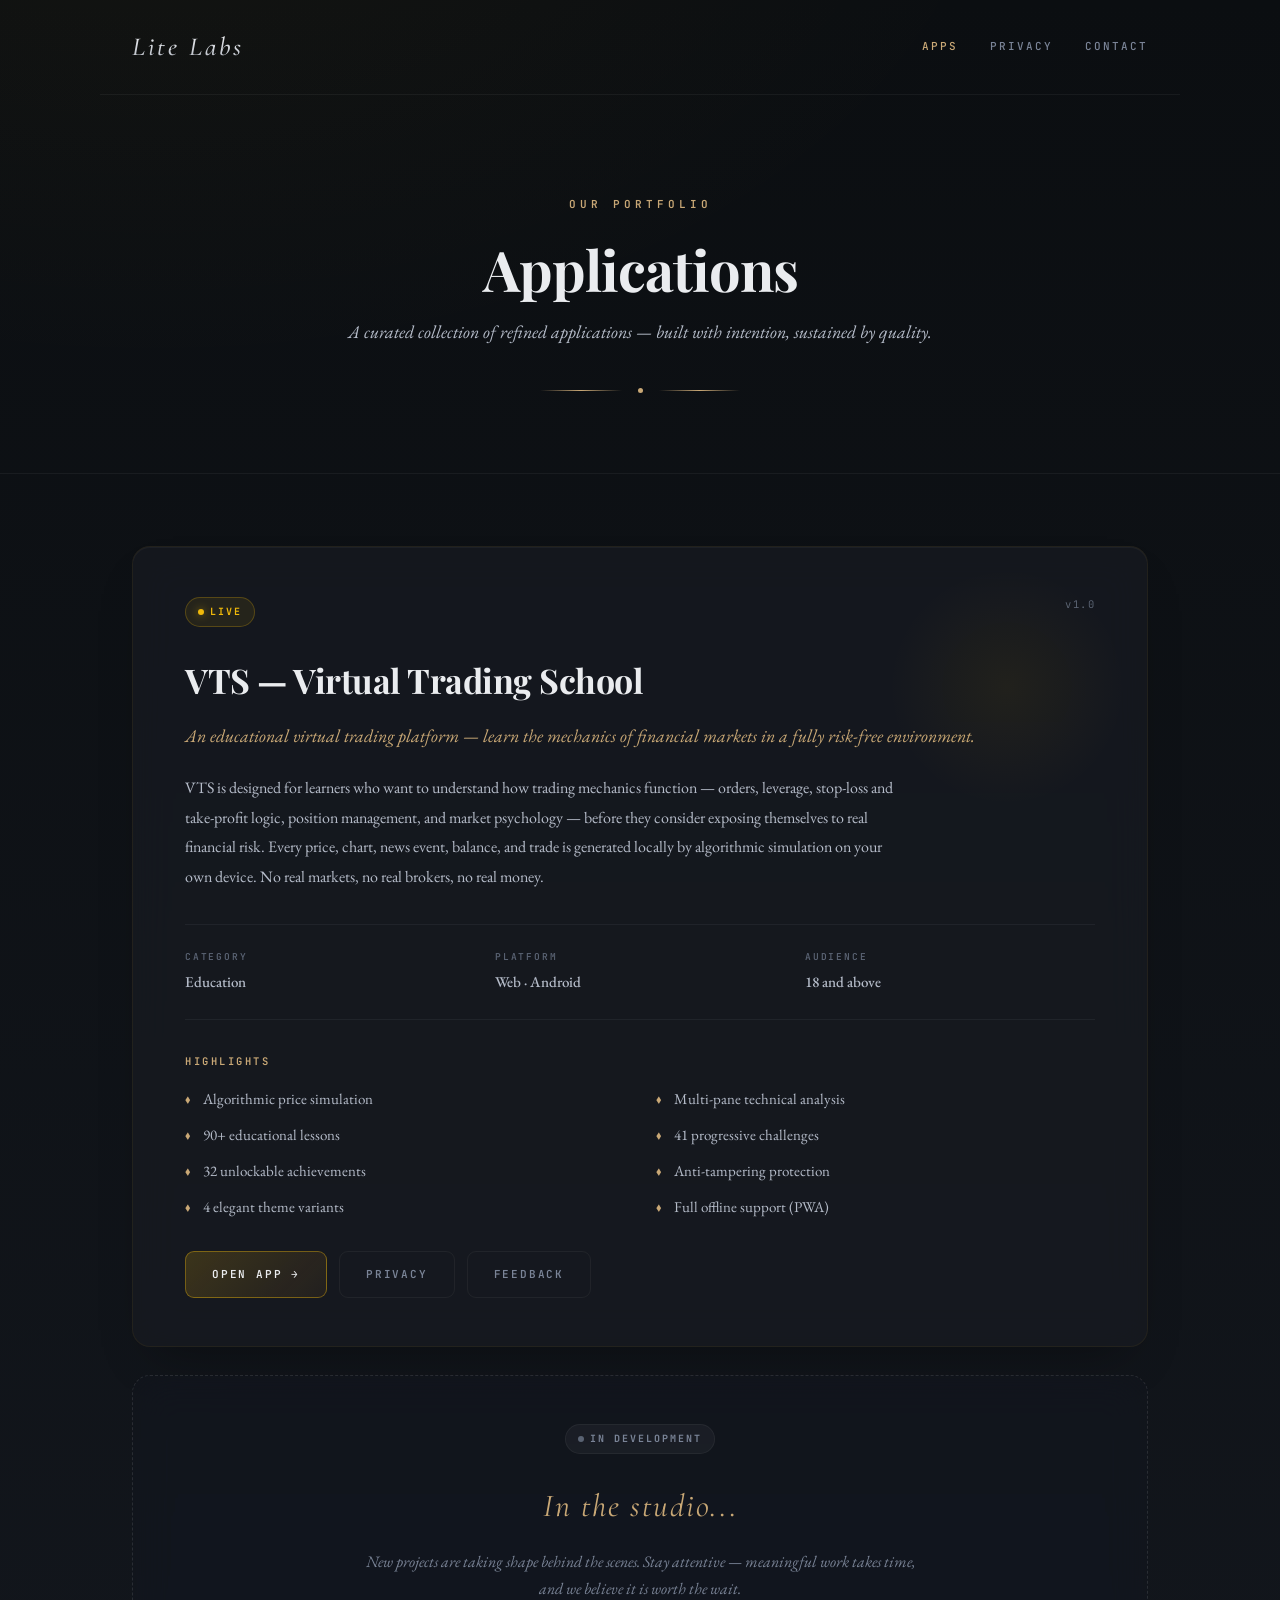
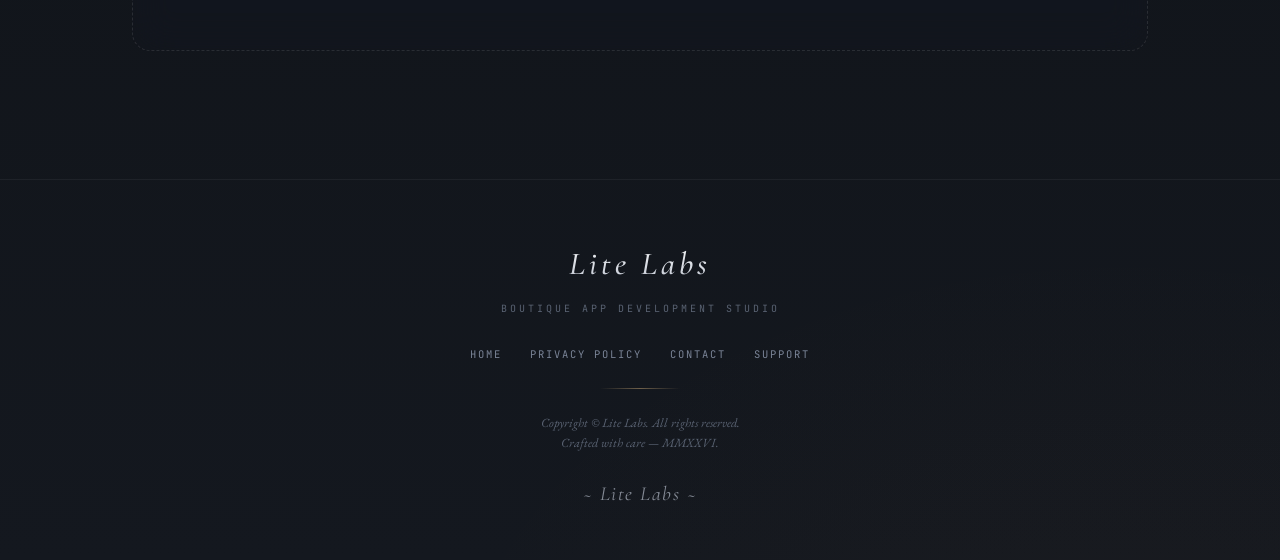
<file: website-apps.html>
<!DOCTYPE html>
<html lang="en">
<head>
<meta charset="UTF-8">
<meta name="viewport" content="width=device-width, initial-scale=1.0">
<title>Applications — Lite Labs</title>
<meta name="description" content="Discover the applications developed by Lite Labs — privacy-first, beautifully crafted digital experiences.">
<meta name="theme-color" content="#0B0E11">
<link rel="preconnect" href="https://fonts.googleapis.com">
<link rel="preconnect" href="https://fonts.gstatic.com" crossorigin>
<link href="https://fonts.googleapis.com/css2?family=Playfair+Display:wght@400;500;600;700;800&family=EB+Garamond:ital,wght@0,400;0,500;0,600;1,400;1,500&family=Cormorant+Garamond:ital,wght@0,500;0,600;1,400;1,500&family=JetBrains+Mono:wght@500;600&display=swap" rel="stylesheet">
<style>
  *, *::before, *::after { box-sizing: border-box; }
  html, body { margin: 0; padding: 0; }
  :root {
    --bg-deep: #0B0E11;
    --bg-rise: #14181F;
    --bg-card: rgba(24, 26, 32, 0.78);
    --bg-card-edge: rgba(240, 185, 11, 0.06);
    --text-primary: #EAECEF;
    --text-secondary: #B5BCC9;
    --text-tertiary: #7A8497;
    --text-muted: #5A6373;
    --accent: #C9A876;
    --gold: #F0B90B;
    --rule: rgba(255, 255, 255, 0.05);
  }
  body {
    font-family: 'EB Garamond', Georgia, serif;
    background:
      radial-gradient(ellipse 1600px 1000px at 12% -8%, rgba(240,185,11,0.04), transparent 55%),
      radial-gradient(ellipse 1300px 900px at 88% 108%, rgba(184,115,51,0.035), transparent 55%),
      linear-gradient(180deg, var(--bg-deep) 0%, var(--bg-rise) 100%);
    color: var(--text-primary);
    line-height: 1.75;
    min-height: 100vh;
    -webkit-font-smoothing: antialiased;
    -moz-osx-font-smoothing: grayscale;
    font-size: 17px;
  }

  /* ============ TOPBAR ============ */
  .topbar {
    display: flex;
    justify-content: space-between;
    align-items: center;
    max-width: 1080px;
    margin: 0 auto;
    padding: 24px 32px;
    border-bottom: 1px solid var(--rule);
  }
  .topbar-brand {
    font-family: 'Cormorant Garamond', Georgia, serif;
    font-size: 26px;
    font-weight: 500;
    font-style: italic;
    letter-spacing: 3px;
    background: linear-gradient(180deg, #FFFFFF 0%, #C9CDD4 60%, #8B92A0 100%);
    -webkit-background-clip: text;
    background-clip: text;
    -webkit-text-fill-color: transparent;
    text-decoration: none;
  }
  .topbar-nav { display: flex; gap: 32px; align-items: center; }
  .topbar-nav a {
    font-family: 'JetBrains Mono', monospace;
    font-size: 11px;
    color: var(--text-tertiary);
    text-decoration: none;
    letter-spacing: 2px;
    text-transform: uppercase;
    font-weight: 500;
    transition: color 0.2s ease;
  }
  .topbar-nav a:hover { color: var(--accent); }
  .topbar-nav a.active { color: var(--accent); }

  .container { max-width: 1080px; margin: 0 auto; padding: 0 32px; }

  /* ============ PAGE HEADER ============ */
  .page-header {
    padding: 100px 0 80px;
    text-align: center;
    border-bottom: 1px solid var(--rule);
  }
  .page-eyebrow {
    font-family: 'JetBrains Mono', monospace;
    font-size: 11px;
    letter-spacing: 4px;
    text-transform: uppercase;
    color: var(--accent);
    font-weight: 600;
    margin-bottom: 24px;
  }
  .page-title {
    font-family: 'Playfair Display', Georgia, serif;
    font-size: 56px;
    font-weight: 700;
    letter-spacing: -1px;
    color: var(--text-primary);
    margin: 0 0 18px 0;
    line-height: 1.1;
  }
  .page-sub {
    font-size: 18px;
    color: var(--text-secondary);
    max-width: 640px;
    margin: 0 auto;
    line-height: 1.7;
    font-style: italic;
  }
  .page-rule {
    display: flex;
    align-items: center;
    justify-content: center;
    gap: 16px;
    margin: 40px auto 0;
    width: 200px;
  }
  .page-rule::before, .page-rule::after {
    content: '';
    flex: 1; height: 1px;
    background: linear-gradient(90deg, transparent, var(--accent), transparent);
  }
  .page-rule-dot { width: 5px; height: 5px; border-radius: 50%; background: var(--accent); }

  /* ============ APP CARD ============ */
  .apps-section { padding: 72px 0; }
  .apps-grid { display: grid; gap: 28px; }

  .app-card {
    background: var(--bg-card);
    backdrop-filter: blur(20px) saturate(140%);
    -webkit-backdrop-filter: blur(20px) saturate(140%);
    border: 1px solid var(--bg-card-edge);
    border-radius: 18px;
    padding: 48px 52px;
    position: relative;
    overflow: hidden;
    transition: transform 0.3s ease, border-color 0.3s ease, box-shadow 0.3s ease;
    box-shadow:
      0 1px 0 rgba(255,255,255,0.04) inset,
      0 24px 48px -24px rgba(0,0,0,0.4);
  }
  .app-card:hover {
    transform: translateY(-3px);
    border-color: rgba(240,185,11,0.20);
    box-shadow:
      0 1px 0 rgba(255,255,255,0.06) inset,
      0 32px 64px -24px rgba(0,0,0,0.5);
  }
  .app-card::before {
    content: '';
    position: absolute;
    top: 0; right: 0;
    width: 280px; height: 280px;
    background: radial-gradient(circle, rgba(240,185,11,0.06), transparent 60%);
    pointer-events: none;
  }
  .app-card.coming {
    background: rgba(20, 24, 31, 0.4);
    border: 1px dashed rgba(255,255,255,0.10);
    box-shadow: none;
  }
  .app-card.coming::before { display: none; }

  .app-header { display: flex; align-items: flex-start; justify-content: space-between; gap: 20px; margin-bottom: 24px; }
  .app-meta { flex: 1; min-width: 0; }
  .app-status {
    display: inline-flex;
    align-items: center;
    gap: 6px;
    font-family: 'JetBrains Mono', monospace;
    font-size: 10px;
    letter-spacing: 2px;
    text-transform: uppercase;
    font-weight: 700;
    padding: 5px 12px;
    border-radius: 999px;
  }
  .app-status.live {
    color: var(--gold);
    background: rgba(240,185,11,0.08);
    border: 1px solid rgba(240,185,11,0.25);
  }
  .app-status.coming {
    color: var(--text-tertiary);
    background: rgba(255,255,255,0.04);
    border: 1px solid var(--rule);
  }
  .app-status-dot { width: 6px; height: 6px; border-radius: 50%; }
  .app-status.live .app-status-dot {
    background: var(--gold);
    box-shadow: 0 0 8px rgba(240,185,11,0.55);
    animation: pulse 2s ease-in-out infinite;
  }
  .app-status.coming .app-status-dot { background: var(--text-muted); }
  @keyframes pulse {
    0%, 100% { opacity: 1; transform: scale(1); }
    50% { opacity: 0.7; transform: scale(0.9); }
  }
  .app-version {
    font-family: 'JetBrains Mono', monospace;
    font-size: 10.5px;
    color: var(--text-muted);
    letter-spacing: 1.5px;
  }

  .app-name {
    font-family: 'Playfair Display', Georgia, serif;
    font-size: 34px;
    font-weight: 700;
    margin: 0 0 12px;
    color: var(--text-primary);
    letter-spacing: -0.5px;
  }
  .app-tagline {
    font-family: 'EB Garamond', Georgia, serif;
    font-style: italic;
    font-size: 18px;
    color: var(--accent);
    margin: 0 0 24px;
    line-height: 1.5;
  }
  .app-desc {
    font-size: 16px;
    color: var(--text-secondary);
    line-height: 1.85;
    margin: 0 0 32px;
    max-width: 720px;
  }

  /* ============ APP DETAILS ============ */
  .app-details {
    display: grid;
    grid-template-columns: repeat(3, 1fr);
    gap: 20px;
    margin: 32px 0;
    padding: 24px 0;
    border-top: 1px solid var(--rule);
    border-bottom: 1px solid var(--rule);
  }
  .detail-block { display: flex; flex-direction: column; gap: 4px; }
  .detail-label {
    font-family: 'JetBrains Mono', monospace;
    font-size: 9.5px;
    color: var(--text-muted);
    letter-spacing: 1.8px;
    text-transform: uppercase;
    font-weight: 600;
  }
  .detail-value {
    font-family: 'EB Garamond', Georgia, serif;
    font-size: 15px;
    color: var(--text-secondary);
    font-weight: 500;
  }

  /* ============ FEATURES LIST ============ */
  .features-section { margin: 24px 0 32px; }
  .features-title {
    font-family: 'JetBrains Mono', monospace;
    font-size: 10.5px;
    color: var(--accent);
    letter-spacing: 2.5px;
    text-transform: uppercase;
    font-weight: 600;
    margin-bottom: 16px;
  }
  .features-list {
    display: grid;
    grid-template-columns: repeat(2, 1fr);
    gap: 12px 32px;
    list-style: none;
    padding: 0;
    margin: 0;
  }
  .features-list li {
    font-size: 15px;
    color: var(--text-secondary);
    padding-inline-start: 18px;
    position: relative;
    line-height: 1.6;
  }
  .features-list li::before {
    content: '◆';
    position: absolute;
    inset-inline-start: 0;
    color: var(--accent);
    font-size: 8px;
    top: 6px;
  }

  /* ============ ACTIONS ============ */
  .app-actions { display: flex; gap: 12px; flex-wrap: wrap; margin-top: 24px; }
  .app-btn {
    display: inline-flex;
    align-items: center;
    gap: 8px;
    padding: 13px 26px;
    border-radius: 9px;
    font-family: 'JetBrains Mono', monospace;
    font-size: 11px;
    letter-spacing: 1.8px;
    text-transform: uppercase;
    text-decoration: none;
    font-weight: 600;
    transition: all 0.2s ease;
  }
  .app-btn.primary {
    background: linear-gradient(135deg, rgba(240,185,11,0.18), rgba(184,115,51,0.08));
    border: 1px solid rgba(240,185,11,0.40);
    color: var(--text-primary);
  }
  .app-btn.primary:hover {
    background: linear-gradient(135deg, rgba(240,185,11,0.28), rgba(184,115,51,0.14));
    border-color: rgba(240,185,11,0.60);
    transform: translateY(-1px);
  }
  .app-btn.secondary {
    background: transparent;
    border: 1px solid var(--rule);
    color: var(--text-tertiary);
  }
  .app-btn.secondary:hover {
    border-color: var(--accent);
    color: var(--accent);
  }

  /* ============ COMING SOON CARD ============ */
  .coming-name {
    font-family: 'Cormorant Garamond', Georgia, serif;
    font-style: italic;
    font-size: 32px;
    color: var(--accent);
    text-align: center;
    margin: 12px 0 14px;
    letter-spacing: 2px;
  }
  .coming-tagline {
    text-align: center;
    font-size: 16px;
    color: var(--text-tertiary);
    font-style: italic;
    max-width: 560px;
    margin: 0 auto;
    line-height: 1.7;
  }

  /* ============ FOOTER ============ */
  footer {
    margin-top: 56px;
    padding: 56px 32px 48px;
    border-top: 1px solid var(--rule);
    text-align: center;
  }
  .footer-mark {
    font-family: 'Cormorant Garamond', Georgia, serif;
    font-style: italic;
    font-size: 32px;
    font-weight: 500;
    letter-spacing: 4px;
    background: linear-gradient(180deg, #FFFFFF 0%, #B5BCC9 100%);
    -webkit-background-clip: text;
    background-clip: text;
    -webkit-text-fill-color: transparent;
    margin-bottom: 8px;
  }
  .footer-tag {
    font-family: 'JetBrains Mono', monospace;
    font-size: 10px;
    color: var(--text-muted);
    letter-spacing: 3px;
    text-transform: uppercase;
    margin-bottom: 28px;
  }
  .footer-links {
    display: flex;
    justify-content: center;
    gap: 28px;
    flex-wrap: wrap;
    margin-bottom: 24px;
  }
  .footer-links a {
    font-family: 'JetBrains Mono', monospace;
    font-size: 10.5px;
    color: var(--text-tertiary);
    text-decoration: none;
    letter-spacing: 2px;
    text-transform: uppercase;
    transition: color 0.2s ease;
  }
  .footer-links a:hover { color: var(--accent); }
  .footer-divider {
    width: 80px; height: 1px;
    background: linear-gradient(90deg, transparent, var(--accent), transparent);
    margin: 24px auto;
    opacity: 0.5;
  }
  .footer-copy {
    font-size: 12.5px;
    color: var(--text-muted);
    font-style: italic;
    line-height: 1.6;
  }
  .footer-signature {
    margin-top: 24px;
    font-family: 'Cormorant Garamond', Georgia, serif;
    font-style: italic;
    font-size: 20px;
    color: var(--text-secondary);
    letter-spacing: 1.5px;
    opacity: 0.7;
  }

  /* ============ RESPONSIVE ============ */
  @media (max-width: 720px) {
    body { font-size: 16px; }
    .topbar { padding: 18px 22px; }
    .topbar-brand { font-size: 22px; letter-spacing: 2px; }
    .topbar-nav { gap: 18px; }
    .topbar-nav a { font-size: 10px; letter-spacing: 1.5px; }
    .container { padding: 0 22px; }
    .page-header { padding: 64px 0 56px; }
    .page-title { font-size: 38px; }
    .page-sub { font-size: 16px; }
    .app-card { padding: 32px 26px; }
    .app-header { flex-direction: column; gap: 14px; }
    .app-name { font-size: 26px; }
    .app-tagline { font-size: 16px; }
    .app-details { grid-template-columns: 1fr; gap: 16px; }
    .features-list { grid-template-columns: 1fr; }
    .coming-name { font-size: 26px; }
    .footer-mark { font-size: 26px; }
    .footer-links { gap: 16px; }
  }
</style>
</head>
<body>

<!-- ============ TOPBAR ============ -->
<nav class="topbar">
  <a href="/" class="topbar-brand">Lite Labs</a>
  <div class="topbar-nav">
    <a href="apps.html" class="active">Apps</a>
    <a href="privacy-policy.html">Privacy</a>
    <a href="mailto:LiteLabs@proton.me">Contact</a>
  </div>
</nav>

<!-- ============ PAGE HEADER ============ -->
<header class="page-header">
  <div class="container">
    <div class="page-eyebrow">OUR PORTFOLIO</div>
    <h1 class="page-title">Applications</h1>
    <p class="page-sub">
      A curated collection of refined applications &mdash; built with intention, sustained by quality.
    </p>
    <div class="page-rule">
      <span class="page-rule-dot"></span>
    </div>
  </div>
</header>

<!-- ============ APPS LIST ============ -->
<section class="apps-section">
  <div class="container">
    <div class="apps-grid">

      <!-- VTS ====================================================== -->
      <article class="app-card">
        <div class="app-header">
          <div class="app-meta">
            <span class="app-status live">
              <span class="app-status-dot"></span>
              <span>Live</span>
            </span>
          </div>
          <span class="app-version">v1.0</span>
        </div>

        <h2 class="app-name">VTS &mdash; Virtual Trading School</h2>
        <p class="app-tagline">
          An educational virtual trading platform &mdash; learn the mechanics of financial markets in a fully risk-free environment.
        </p>
        <p class="app-desc">
          VTS is designed for learners who want to understand how trading mechanics function &mdash; orders, leverage, stop-loss and take-profit logic, position management, and market psychology &mdash; before they consider exposing themselves to real financial risk. Every price, chart, news event, balance, and trade is generated locally by algorithmic simulation on your own device. No real markets, no real brokers, no real money.
        </p>

        <div class="app-details">
          <div class="detail-block">
            <span class="detail-label">Category</span>
            <span class="detail-value">Education</span>
          </div>
          <div class="detail-block">
            <span class="detail-label">Platform</span>
            <span class="detail-value">Web · Android</span>
          </div>
          <div class="detail-block">
            <span class="detail-label">Audience</span>
            <span class="detail-value">18 and above</span>
          </div>
        </div>

        <div class="features-section">
          <div class="features-title">Highlights</div>
          <ul class="features-list">
            <li>Algorithmic price simulation</li>
            <li>Multi-pane technical analysis</li>
            <li>90+ educational lessons</li>
            <li>41 progressive challenges</li>
            <li>32 unlockable achievements</li>
            <li>Anti-tampering protection</li>
            <li>4 elegant theme variants</li>
            <li>Full offline support (PWA)</li>
          </ul>
        </div>

        <div class="app-actions">
          <a href="https://litelabsg.github.io/Project-1/" class="app-btn primary">
            Open App →
          </a>
          <a href="privacy-policy.html" class="app-btn secondary">Privacy</a>
          <a href="mailto:LiteLabs@proton.me?subject=VTS Feedback" class="app-btn secondary">Feedback</a>
        </div>
      </article>

      <!-- COMING SOON ============================================== -->
      <article class="app-card coming">
        <div class="app-header" style="justify-content: center;">
          <span class="app-status coming">
            <span class="app-status-dot"></span>
            <span>In Development</span>
          </span>
        </div>
        <div class="coming-name">In the studio...</div>
        <p class="coming-tagline">
          New projects are taking shape behind the scenes. Stay attentive &mdash; meaningful work takes time, and we believe it is worth the wait.
        </p>
      </article>

    </div>
  </div>
</section>

<!-- ============ FOOTER ============ -->
<footer>
  <div class="footer-mark">Lite Labs</div>
  <div class="footer-tag">Boutique App Development Studio</div>

  <div class="footer-links">
    <a href="/">Home</a>
    <a href="privacy-policy.html">Privacy Policy</a>
    <a href="mailto:LiteLabs@proton.me">Contact</a>
    <a href="https://ko-fi.com/litelabs" target="_blank" rel="noopener noreferrer">Support</a>
  </div>

  <div class="footer-divider"></div>

  <div class="footer-copy">
    Copyright &copy; Lite Labs. All rights reserved.<br>
    Crafted with care &mdash; MMXXVI.
  </div>

  <div class="footer-signature">~ Lite Labs ~</div>
</footer>

</body>
</html>
</file>
